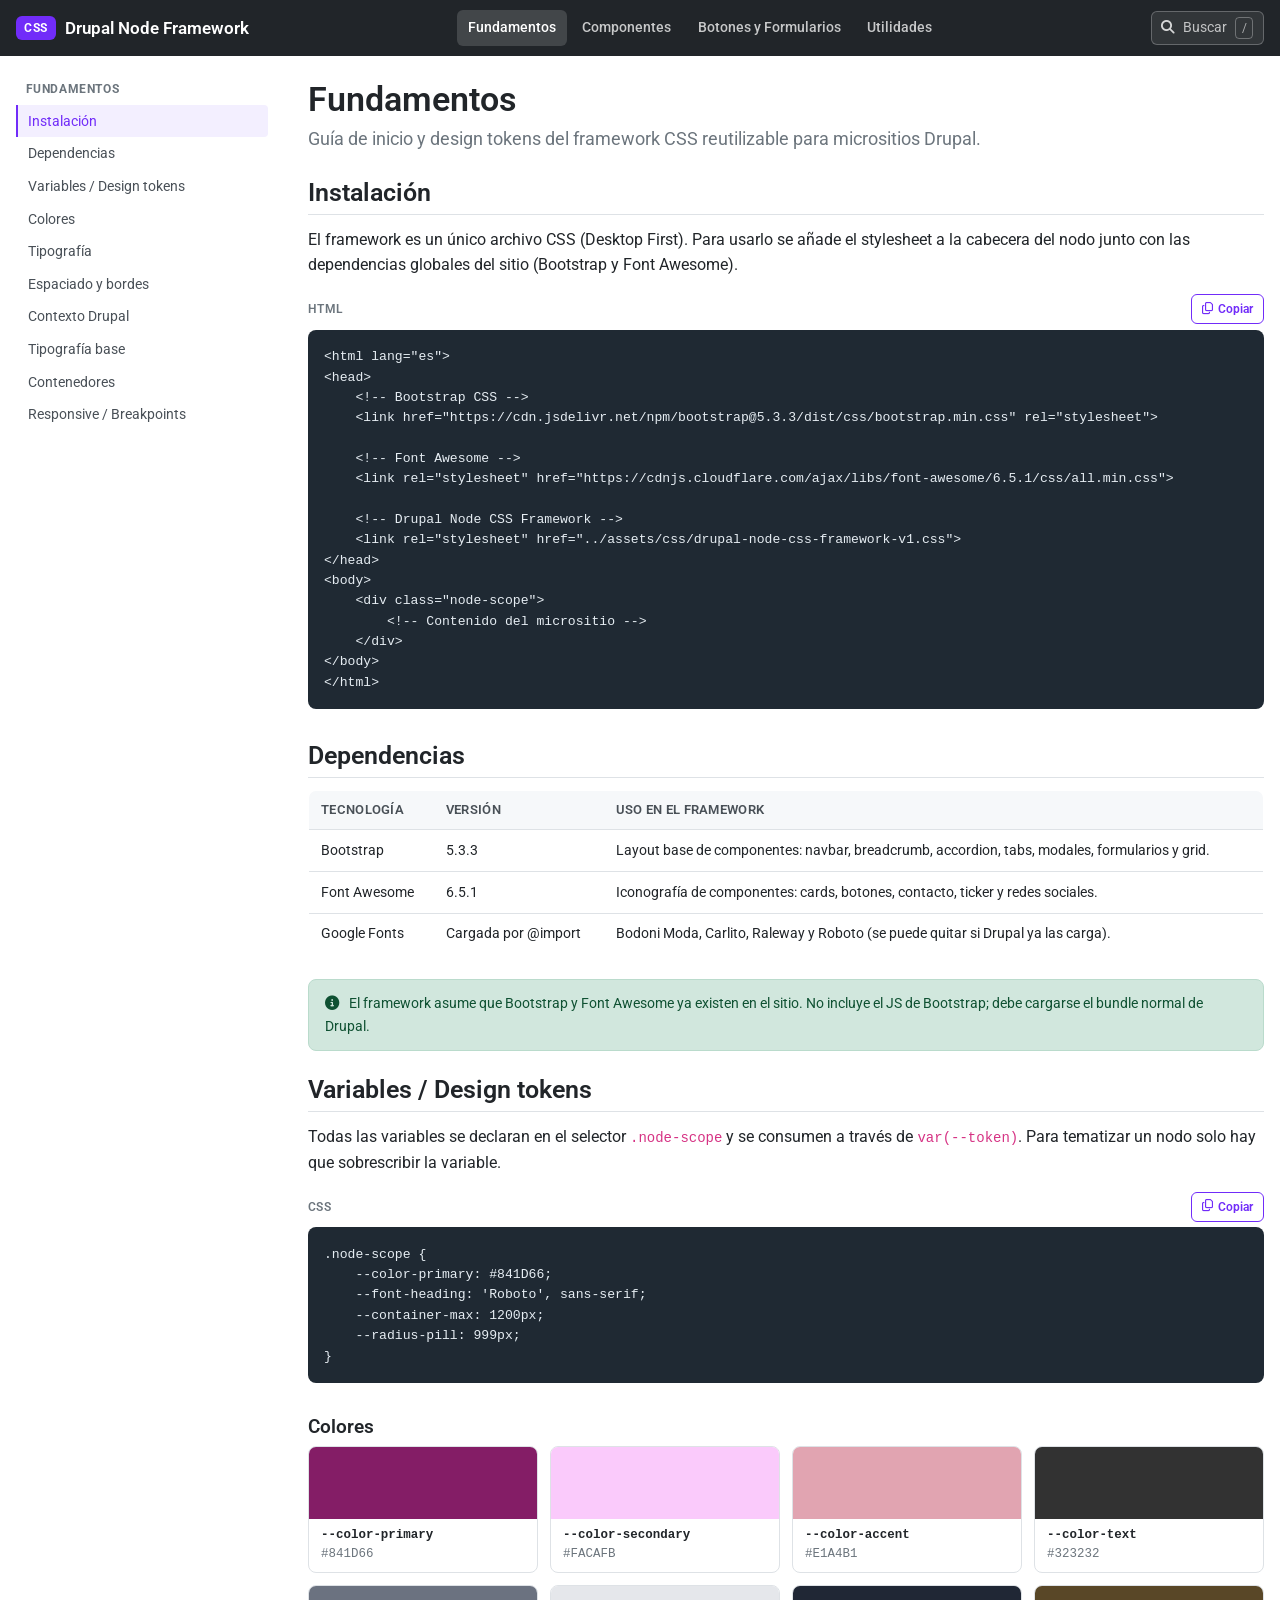
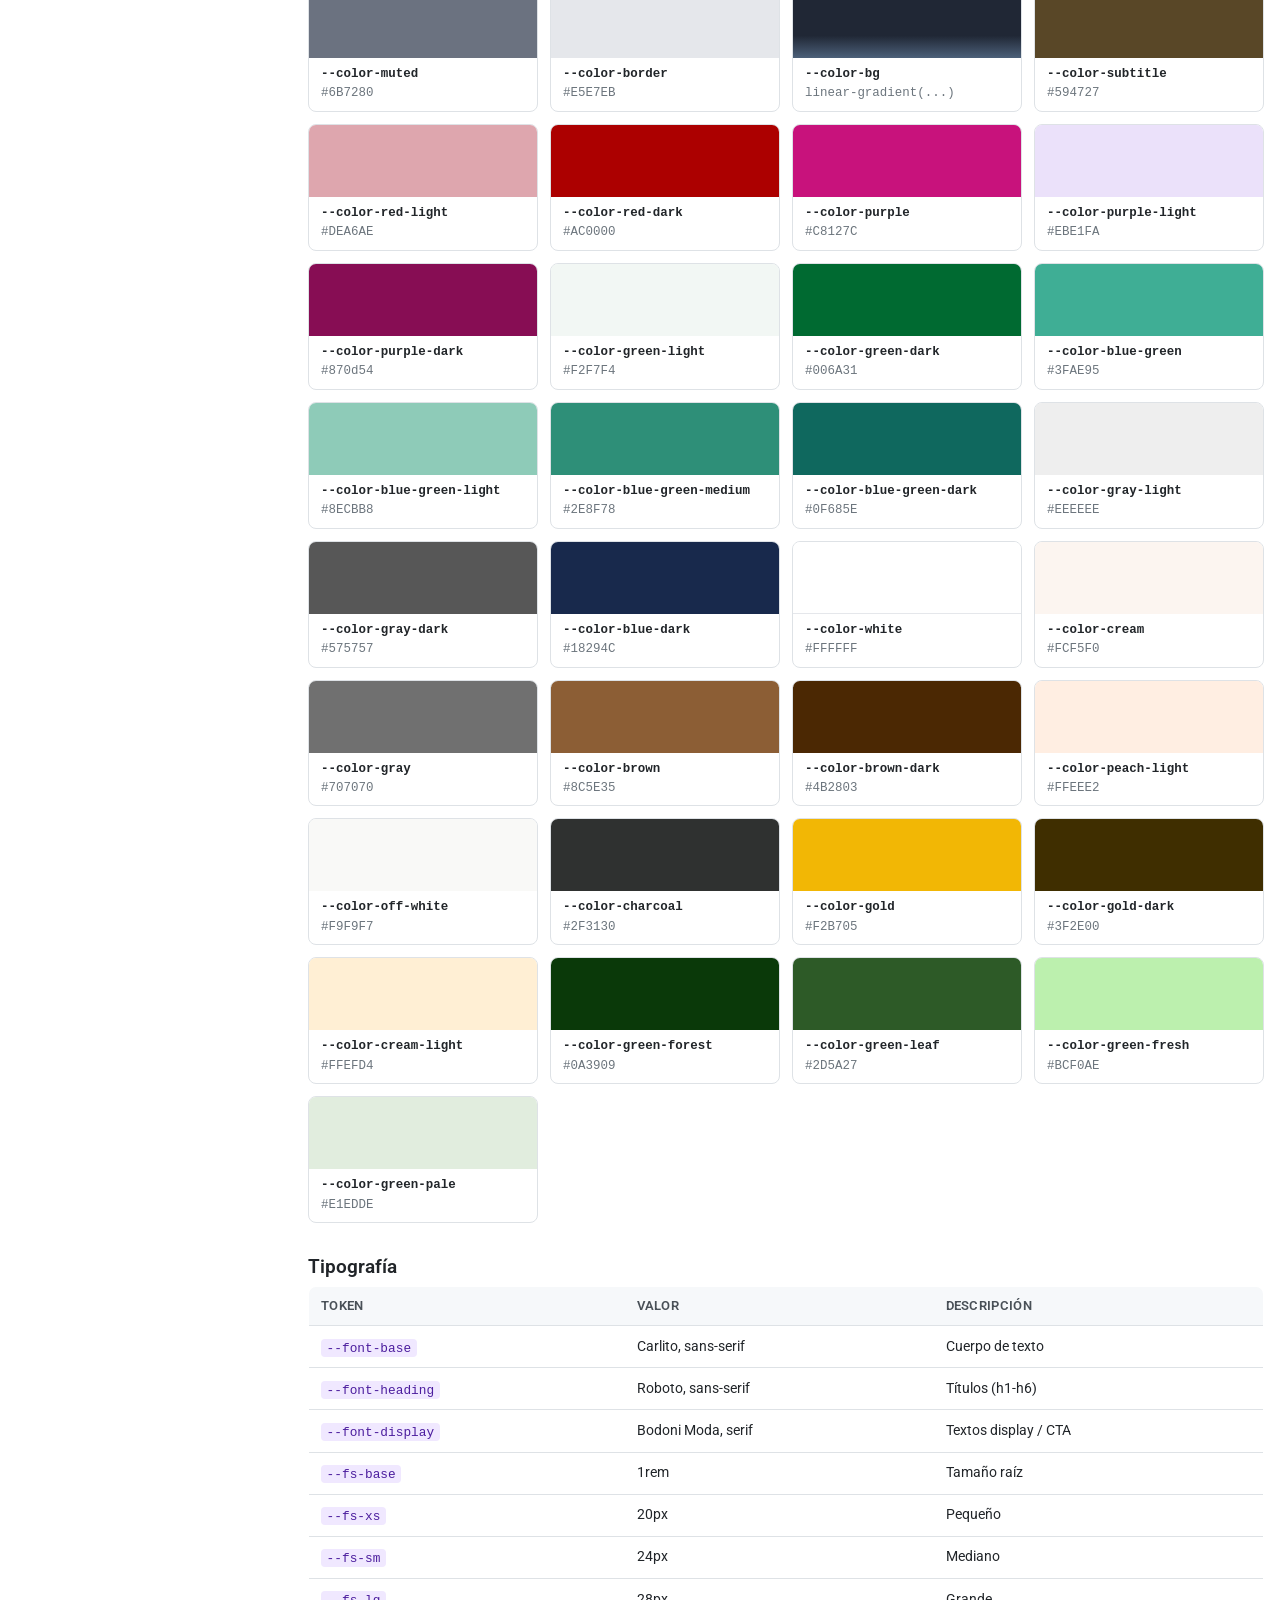
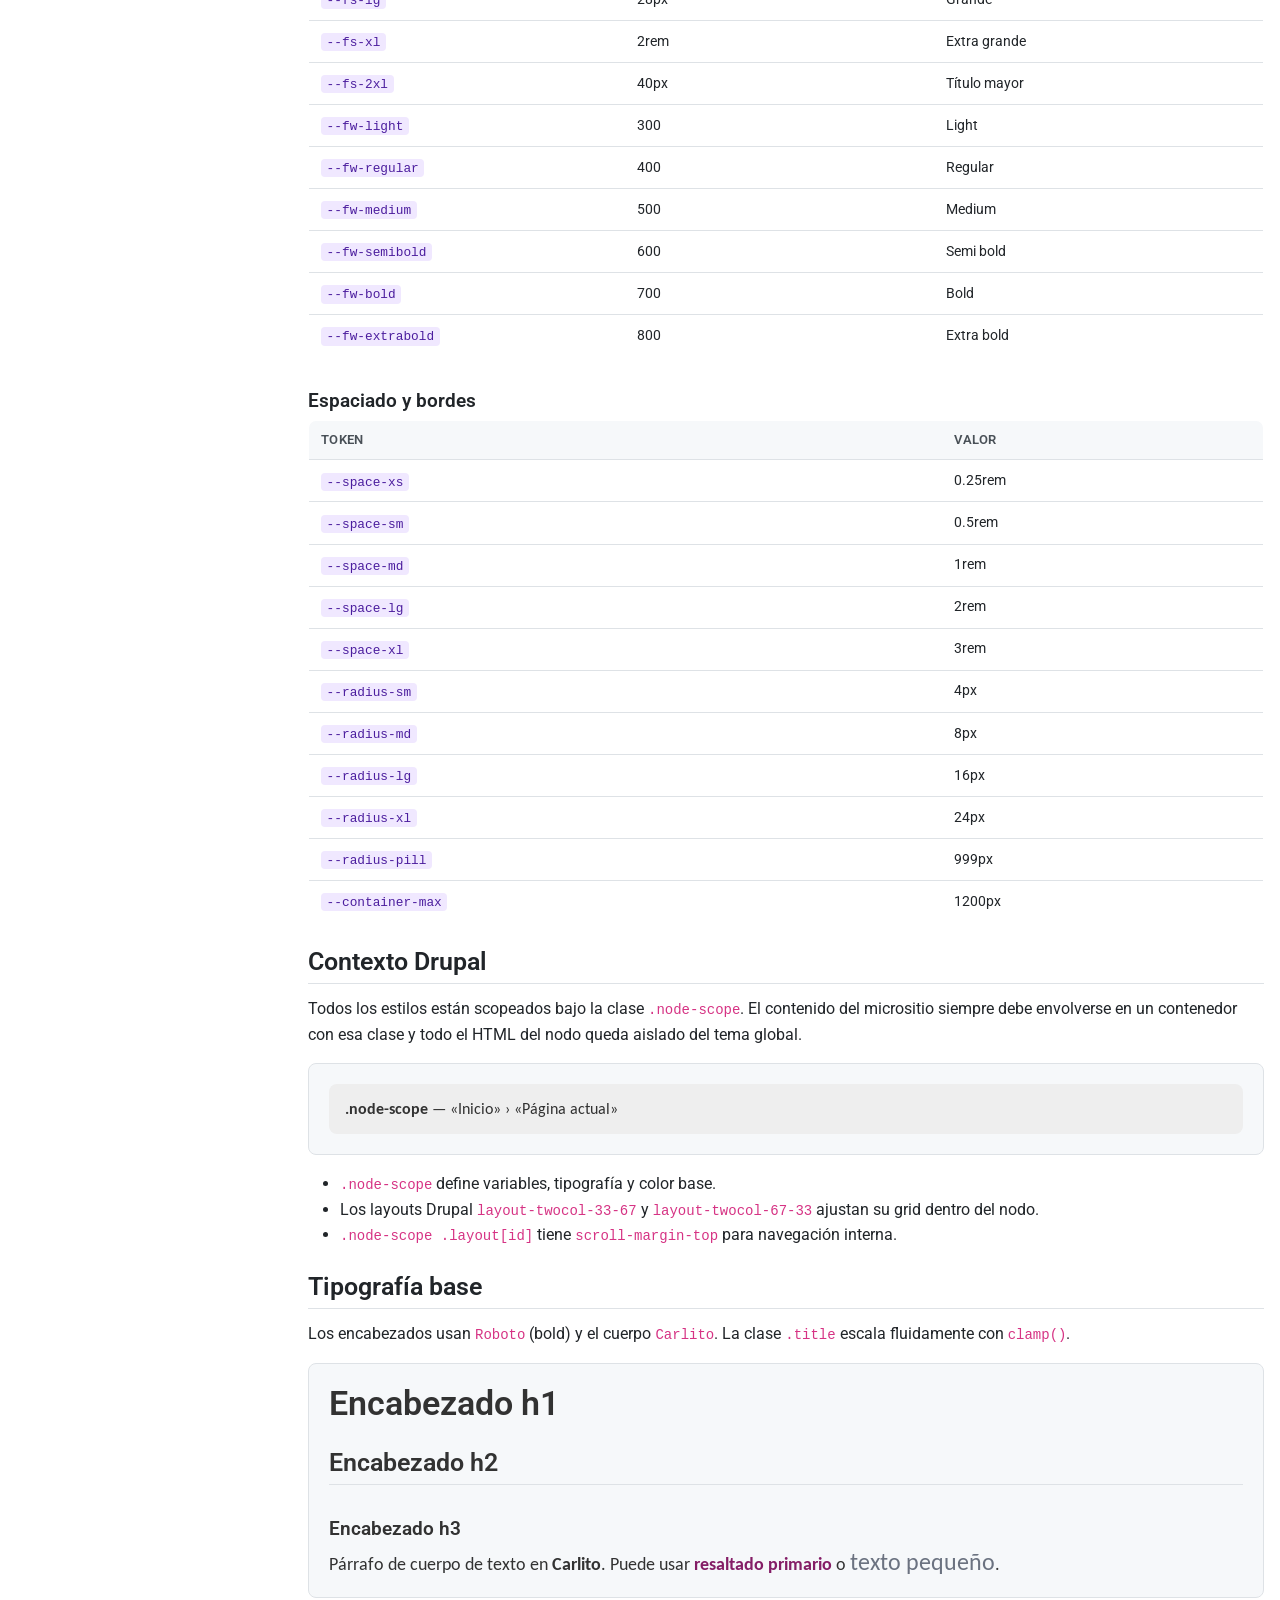
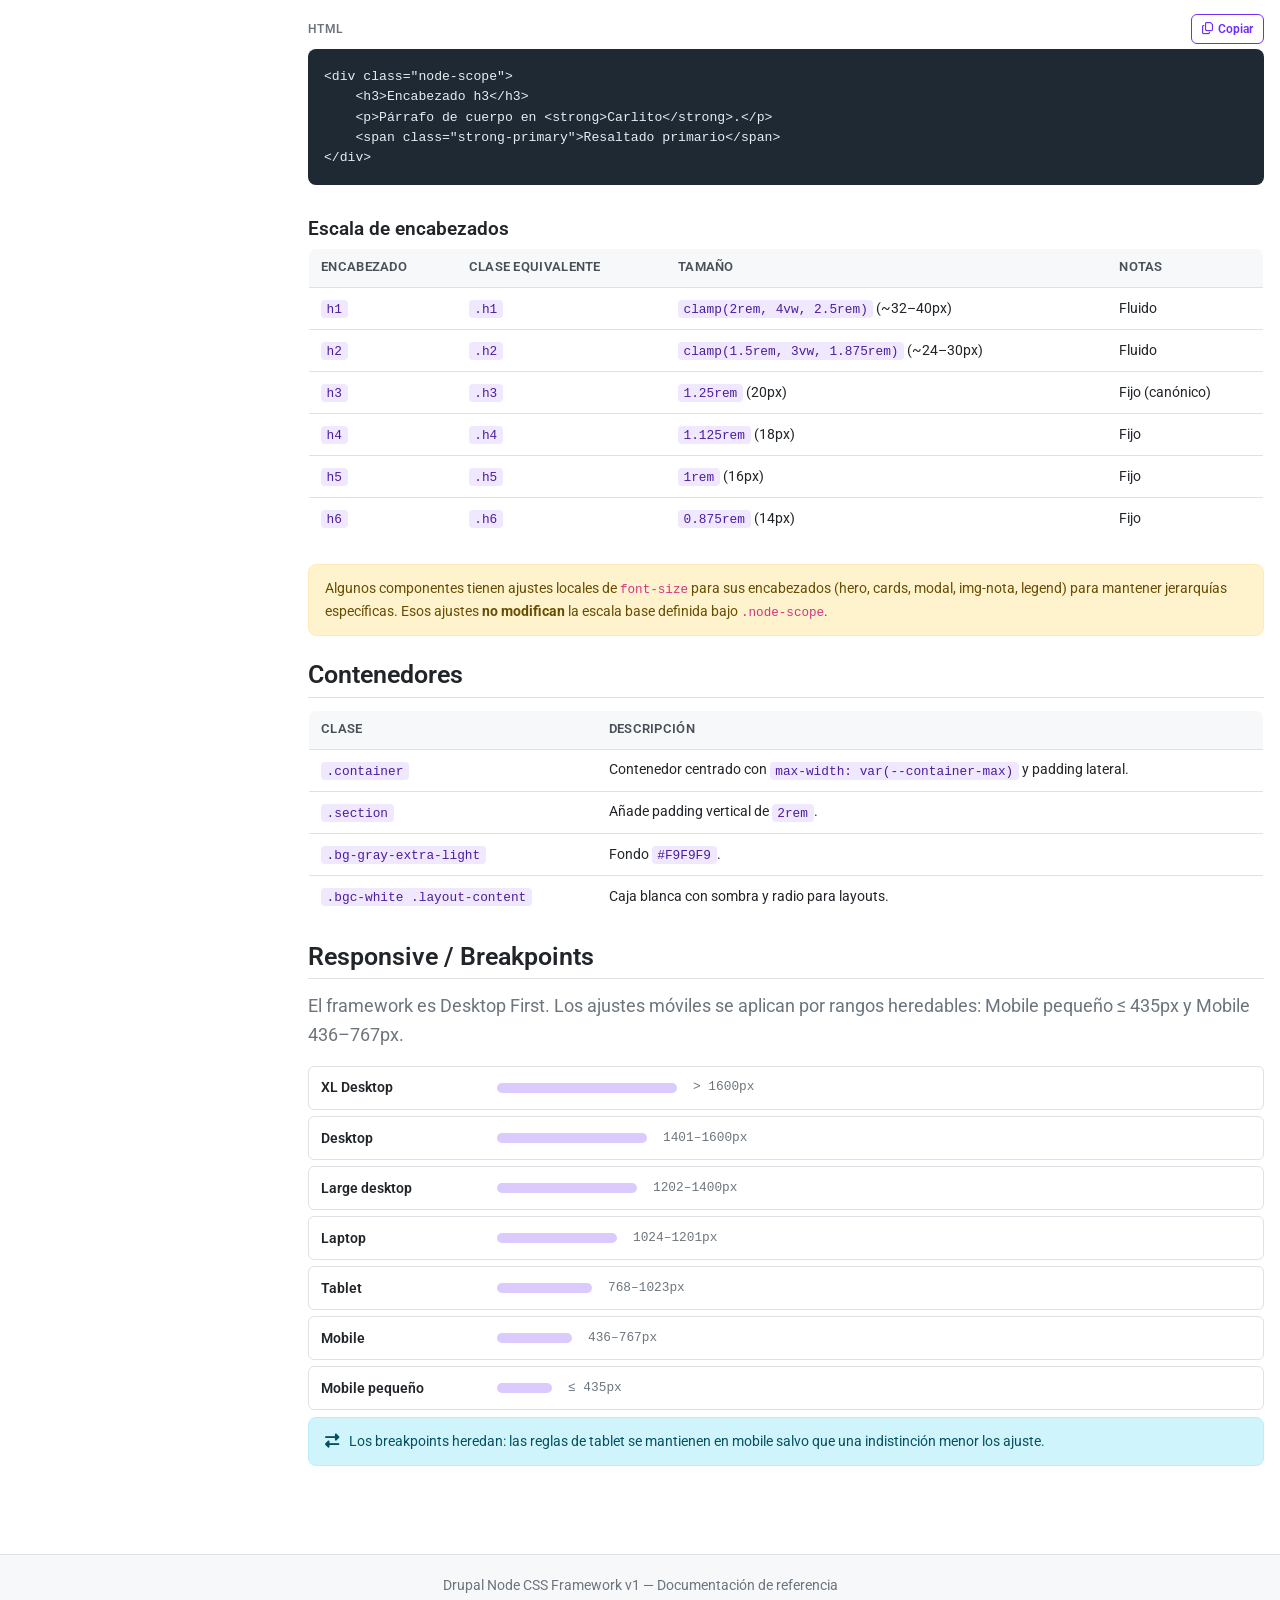
<file: index.html>
<!DOCTYPE html>
<html lang="es">

<head>
    <meta charset="UTF-8">
    <meta name="viewport" content="width=device-width, initial-scale=1.0">
    <title>Drupal Node CSS Framework - Fundamentos</title>

    <!-- Bootstrap CSS -->
    <link href="https://cdn.jsdelivr.net/npm/bootstrap@5.3.3/dist/css/bootstrap.min.css" rel="stylesheet">

    <!-- Font Awesome -->
    <link rel="stylesheet" href="https://cdnjs.cloudflare.com/ajax/libs/font-awesome/6.5.1/css/all.min.css">

    <!-- Drupal Node CSS Framework -->
    <link rel="stylesheet" href="assets/css/drupal-node-css-framework-v1.css">

    <!-- Docs -->
    <link rel="stylesheet" href="assets/css/docs.css">
</head>

<body>

    <header class="docs-navbar">
        <div class="docs-navbar__inner">
            <a class="docs-navbar__brand" href="index.html">
                <span class="docs-navbar__brand-badge">CSS</span>
                Drupal Node Framework
            </a>
            <nav class="docs-navbar__nav">
                <a href="index.html" class="active">Fundamentos</a>
                <a href="componentes.html">Componentes</a>
                <a href="botones-formularios.html">Botones y Formularios</a>
                <a href="utilidades.html">Utilidades</a>
            </nav>
            <button class="docs-search-btn" type="button" aria-label="Buscar en la documentación"
                aria-haspopup="dialog">
                <i class="fa-solid fa-magnifying-glass" aria-hidden="true"></i>
                <span class="docs-search-btn__text">Buscar</span>
                <kbd class="docs-search-btn__kbd">/</kbd>
            </button>
            <button class="docs-toggler" aria-label="Abrir menú">&#9776;</button>
        </div>
    </header>

    <div id="docs-sidebar-backdrop" class="docs-sidebar-backdrop"></div>

    <div class="docs-layout">
        <aside class="docs-layout__sidebar">
            <nav>
                <p class="docs-sidebar-title">Fundamentos</p>
                <a class="docs-sidebar-link" href="#instalacion">Instalación</a>
                <a class="docs-sidebar-link" href="#dependencias">Dependencias</a>
                <a class="docs-sidebar-link" href="#variables">Variables / Design tokens</a>
                <a class="docs-sidebar-link" href="#colores">Colores</a>
                <a class="docs-sidebar-link" href="#tipografia">Tipografía</a>
                <a class="docs-sidebar-link" href="#espaciado">Espaciado y bordes</a>
                <a class="docs-sidebar-link" href="#contexto-drupal">Contexto Drupal</a>
                <a class="docs-sidebar-link" href="#tipografia-base">Tipografía base</a>
                <a class="docs-sidebar-link" href="#contenedores">Contenedores</a>
                <a class="docs-sidebar-link" href="#responsive">Responsive / Breakpoints</a>
            </nav>
        </aside>

        <main class="docs-layout__content docs-content">
            <h1>Fundamentos</h1>
            <p class="docs-lead">Guía de inicio y design tokens del framework CSS reutilizable para micrositios Drupal.
            </p>

            <section id="instalacion">
                <h2>Instalación</h2>
                <p>El framework es un único archivo CSS (Desktop First). Para usarlo se añade el stylesheet a la
                    cabecera del nodo junto con las dependencias globales del sitio (Bootstrap y Font Awesome).</p>
                <div class="bd-code">
                    <div class="bd-code__header">
                        <span class="bd-code__label">HTML</span>
                        <button class="docs-copy" type="button"><i class="fa-regular fa-copy"></i> Copiar</button>
                    </div>
                    <pre><code>&lt;html lang="es"&gt;
&lt;head&gt;
    &lt;!-- Bootstrap CSS --&gt;
    &lt;link href="https://cdn.jsdelivr.net/npm/bootstrap@5.3.3/dist/css/bootstrap.min.css" rel="stylesheet"&gt;

    &lt;!-- Font Awesome --&gt;
    &lt;link rel="stylesheet" href="https://cdnjs.cloudflare.com/ajax/libs/font-awesome/6.5.1/css/all.min.css"&gt;

    &lt;!-- Drupal Node CSS Framework --&gt;
    &lt;link rel="stylesheet" href="../assets/css/drupal-node-css-framework-v1.css"&gt;
&lt;/head&gt;
&lt;body&gt;
    &lt;div class="node-scope"&gt;
        &lt;!-- Contenido del micrositio --&gt;
    &lt;/div&gt;
&lt;/body&gt;
&lt;/html&gt;</code></pre>
                </div>
            </section>

            <section id="dependencias">
                <h2>Dependencias</h2>
                <table class="docs-table">
                    <thead>
                        <tr>
                            <th>Tecnología</th>
                            <th>Versión</th>
                            <th>Uso en el framework</th>
                        </tr>
                    </thead>
                    <tbody>
                        <tr>
                            <td>Bootstrap</td>
                            <td>5.3.3</td>
                            <td>Layout base de componentes: navbar, breadcrumb, accordion, tabs, modales, formularios y
                                grid.</td>
                        </tr>
                        <tr>
                            <td>Font Awesome</td>
                            <td>6.5.1</td>
                            <td>Iconografía de componentes: cards, botones, contacto, ticker y redes sociales.</td>
                        </tr>
                        <tr>
                            <td>Google Fonts</td>
                            <td>Cargada por @import</td>
                            <td>Bodoni Moda, Carlito, Raleway y Roboto (se puede quitar si Drupal ya las carga).</td>
                        </tr>
                    </tbody>
                </table>
                <div class="docs-note docs-note--tip">
                    <strong><i class="fa-solid fa-circle-info"></i></strong>
                    <span>El framework asume que Bootstrap y Font Awesome ya existen en el sitio. No incluye el JS de
                        Bootstrap; debe cargarse el bundle normal de Drupal.</span>
                </div>
            </section>

            <section id="variables">
                <h2>Variables / Design tokens</h2>
                <p>Todas las variables se declaran en el selector <code>.node-scope</code> y se consumen a través de
                    <code>var(--token)</code>. Para tematizar un nodo solo hay que sobrescribir la variable.</p>
                <div class="bd-code">
                    <div class="bd-code__header">
                        <span class="bd-code__label">CSS</span>
                        <button class="docs-copy" type="button"><i class="fa-regular fa-copy"></i> Copiar</button>
                    </div>
                    <pre><code>.node-scope {
    --color-primary: #841D66;
    --font-heading: 'Roboto', sans-serif;
    --container-max: 1200px;
    --radius-pill: 999px;
}</code></pre>
                </div>
            </section>

            <section id="colores">
                <h3>Colores</h3>
                <div class="token-grid">
                    <div class="token-card">
                        <div class="token-swatch" style="background-color:#841D66"></div>
                        <div class="token-meta"><strong>--color-primary</strong><span>#841D66</span></div>
                    </div>
                    <div class="token-card">
                        <div class="token-swatch" style="background-color:#FACAFB"></div>
                        <div class="token-meta"><strong>--color-secondary</strong><span>#FACAFB</span></div>
                    </div>
                    <div class="token-card">
                        <div class="token-swatch" style="background-color:#E1A4B1"></div>
                        <div class="token-meta"><strong>--color-accent</strong><span>#E1A4B1</span></div>
                    </div>
                    <div class="token-card">
                        <div class="token-swatch" style="background-color:#323232"></div>
                        <div class="token-meta"><strong>--color-text</strong><span>#323232</span></div>
                    </div>
                    <div class="token-card">
                        <div class="token-swatch" style="background-color:#6B7280"></div>
                        <div class="token-meta"><strong>--color-muted</strong><span>#6B7280</span></div>
                    </div>
                    <div class="token-card">
                        <div class="token-swatch" style="background-color:#E5E7EB"></div>
                        <div class="token-meta"><strong>--color-border</strong><span>#E5E7EB</span></div>
                    </div>
                    <div class="token-card">
                        <div class="token-swatch" style="background:linear-gradient(180deg,#202735 69%,#4C6079 100%)">
                        </div>
                        <div class="token-meta"><strong>--color-bg</strong><span>linear-gradient(...)</span></div>
                    </div>
                    <div class="token-card">
                        <div class="token-swatch" style="background-color:#594727"></div>
                        <div class="token-meta"><strong>--color-subtitle</strong><span>#594727</span></div>
                    </div>
                    <div class="token-card">
                        <div class="token-swatch" style="background-color:#DEA6AE"></div>
                        <div class="token-meta"><strong>--color-red-light</strong><span>#DEA6AE</span></div>
                    </div>
                    <div class="token-card">
                        <div class="token-swatch" style="background-color:#AC0000"></div>
                        <div class="token-meta"><strong>--color-red-dark</strong><span>#AC0000</span></div>
                    </div>
                    <div class="token-card">
                        <div class="token-swatch" style="background-color:#C8127C"></div>
                        <div class="token-meta"><strong>--color-purple</strong><span>#C8127C</span></div>
                    </div>
                    <div class="token-card">
                        <div class="token-swatch" style="background-color:#EBE1FA"></div>
                        <div class="token-meta"><strong>--color-purple-light</strong><span>#EBE1FA</span></div>
                    </div>
                    <div class="token-card">
                        <div class="token-swatch" style="background-color:#870d54"></div>
                        <div class="token-meta"><strong>--color-purple-dark</strong><span>#870d54</span></div>
                    </div>
                    <div class="token-card">
                        <div class="token-swatch" style="background-color:#F2F7F4"></div>
                        <div class="token-meta"><strong>--color-green-light</strong><span>#F2F7F4</span></div>
                    </div>
                    <div class="token-card">
                        <div class="token-swatch" style="background-color:#006A31"></div>
                        <div class="token-meta"><strong>--color-green-dark</strong><span>#006A31</span></div>
                    </div>
                    <div class="token-card">
                        <div class="token-swatch" style="background-color:#3FAE95"></div>
                        <div class="token-meta"><strong>--color-blue-green</strong><span>#3FAE95</span></div>
                    </div>
                    <div class="token-card">
                        <div class="token-swatch" style="background-color:#8ECBB8"></div>
                        <div class="token-meta"><strong>--color-blue-green-light</strong><span>#8ECBB8</span></div>
                    </div>
                    <div class="token-card">
                        <div class="token-swatch" style="background-color:#2E8F78"></div>
                        <div class="token-meta"><strong>--color-blue-green-medium</strong><span>#2E8F78</span></div>
                    </div>
                    <div class="token-card">
                        <div class="token-swatch" style="background-color:#0F685E"></div>
                        <div class="token-meta"><strong>--color-blue-green-dark</strong><span>#0F685E</span></div>
                    </div>
                    <div class="token-card">
                        <div class="token-swatch" style="background-color:#EEEEEE"></div>
                        <div class="token-meta"><strong>--color-gray-light</strong><span>#EEEEEE</span></div>
                    </div>
                    <div class="token-card">
                        <div class="token-swatch" style="background-color:#575757"></div>
                        <div class="token-meta"><strong>--color-gray-dark</strong><span>#575757</span></div>
                    </div>
                    <div class="token-card">
                        <div class="token-swatch" style="background-color:#18294C"></div>
                        <div class="token-meta"><strong>--color-blue-dark</strong><span>#18294C</span></div>
                    </div>
                    <div class="token-card">
                        <div class="token-swatch" style="background-color:#FFFFFF;border-bottom:1px solid #e5e7eb">
                        </div>
                        <div class="token-meta"><strong>--color-white</strong><span>#FFFFFF</span></div>
                    </div>
                    <div class="token-card">
                        <div class="token-swatch" style="background-color:#FCF5F0"></div>
                        <div class="token-meta"><strong>--color-cream</strong><span>#FCF5F0</span></div>
                    </div>
                    <div class="token-card">
                        <div class="token-swatch" style="background-color:#707070"></div>
                        <div class="token-meta"><strong>--color-gray</strong><span>#707070</span></div>
                    </div>
                    <div class="token-card">
                        <div class="token-swatch" style="background-color:#8C5E35"></div>
                        <div class="token-meta"><strong>--color-brown</strong><span>#8C5E35</span></div>
                    </div>
                    <div class="token-card">
                        <div class="token-swatch" style="background-color:#4B2803"></div>
                        <div class="token-meta"><strong>--color-brown-dark</strong><span>#4B2803</span></div>
                    </div>
                    <div class="token-card">
                        <div class="token-swatch" style="background-color:#FFEEE2"></div>
                        <div class="token-meta"><strong>--color-peach-light</strong><span>#FFEEE2</span></div>
                    </div>
                    <div class="token-card">
                        <div class="token-swatch" style="background-color:#F9F9F7"></div>
                        <div class="token-meta"><strong>--color-off-white</strong><span>#F9F9F7</span></div>
                    </div>
                    <div class="token-card">
                        <div class="token-swatch" style="background-color:#2F3130"></div>
                        <div class="token-meta"><strong>--color-charcoal</strong><span>#2F3130</span></div>
                    </div>
                    <div class="token-card">
                        <div class="token-swatch" style="background-color:#F2B705"></div>
                        <div class="token-meta"><strong>--color-gold</strong><span>#F2B705</span></div>
                    </div>
                    <div class="token-card">
                        <div class="token-swatch" style="background-color:#3F2E00"></div>
                        <div class="token-meta"><strong>--color-gold-dark</strong><span>#3F2E00</span></div>
                    </div>
                    <div class="token-card">
                        <div class="token-swatch" style="background-color:#FFEFD4"></div>
                        <div class="token-meta"><strong>--color-cream-light</strong><span>#FFEFD4</span></div>
                    </div>
                    <div class="token-card">
                        <div class="token-swatch" style="background-color:#0A3909"></div>
                        <div class="token-meta"><strong>--color-green-forest</strong><span>#0A3909</span></div>
                    </div>
                    <div class="token-card">
                        <div class="token-swatch" style="background-color:#2D5A27"></div>
                        <div class="token-meta"><strong>--color-green-leaf</strong><span>#2D5A27</span></div>
                    </div>
                    <div class="token-card">
                        <div class="token-swatch" style="background-color:#BCF0AE"></div>
                        <div class="token-meta"><strong>--color-green-fresh</strong><span>#BCF0AE</span></div>
                    </div>
                    <div class="token-card">
                        <div class="token-swatch" style="background-color:#E1EDDE"></div>
                        <div class="token-meta"><strong>--color-green-pale</strong><span>#E1EDDE</span></div>
                    </div>
                </div>
            </section>

            <section id="tipografia">
                <h3>Tipografía</h3>
                <table class="docs-table">
                    <thead>
                        <tr>
                            <th>Token</th>
                            <th>Valor</th>
                            <th>Descripción</th>
                        </tr>
                    </thead>
                    <tbody>
                        <tr>
                            <td><code>--font-base</code></td>
                            <td>Carlito, sans-serif</td>
                            <td>Cuerpo de texto</td>
                        </tr>
                        <tr>
                            <td><code>--font-heading</code></td>
                            <td>Roboto, sans-serif</td>
                            <td>Títulos (h1-h6)</td>
                        </tr>
                        <tr>
                            <td><code>--font-display</code></td>
                            <td>Bodoni Moda, serif</td>
                            <td>Textos display / CTA</td>
                        </tr>
                        <tr>
                            <td><code>--fs-base</code></td>
                            <td>1rem</td>
                            <td>Tamaño raíz</td>
                        </tr>
                        <tr>
                            <td><code>--fs-xs</code></td>
                            <td>20px</td>
                            <td>Pequeño</td>
                        </tr>
                        <tr>
                            <td><code>--fs-sm</code></td>
                            <td>24px</td>
                            <td>Mediano</td>
                        </tr>
                        <tr>
                            <td><code>--fs-lg</code></td>
                            <td>28px</td>
                            <td>Grande</td>
                        </tr>
                        <tr>
                            <td><code>--fs-xl</code></td>
                            <td>2rem</td>
                            <td>Extra grande</td>
                        </tr>
                        <tr>
                            <td><code>--fs-2xl</code></td>
                            <td>40px</td>
                            <td>Título mayor</td>
                        </tr>
                        <tr>
                            <td><code>--fw-light</code></td>
                            <td>300</td>
                            <td>Light</td>
                        </tr>
                        <tr>
                            <td><code>--fw-regular</code></td>
                            <td>400</td>
                            <td>Regular</td>
                        </tr>
                        <tr>
                            <td><code>--fw-medium</code></td>
                            <td>500</td>
                            <td>Medium</td>
                        </tr>
                        <tr>
                            <td><code>--fw-semibold</code></td>
                            <td>600</td>
                            <td>Semi bold</td>
                        </tr>
                        <tr>
                            <td><code>--fw-bold</code></td>
                            <td>700</td>
                            <td>Bold</td>
                        </tr>
                        <tr>
                            <td><code>--fw-extrabold</code></td>
                            <td>800</td>
                            <td>Extra bold</td>
                        </tr>
                    </tbody>
                </table>
            </section>

            <section id="espaciado">
                <h3>Espaciado y bordes</h3>
                <table class="docs-table">
                    <thead>
                        <tr>
                            <th>Token</th>
                            <th>Valor</th>
                        </tr>
                    </thead>
                    <tbody>
                        <tr>
                            <td><code>--space-xs</code></td>
                            <td>0.25rem</td>
                        </tr>
                        <tr>
                            <td><code>--space-sm</code></td>
                            <td>0.5rem</td>
                        </tr>
                        <tr>
                            <td><code>--space-md</code></td>
                            <td>1rem</td>
                        </tr>
                        <tr>
                            <td><code>--space-lg</code></td>
                            <td>2rem</td>
                        </tr>
                        <tr>
                            <td><code>--space-xl</code></td>
                            <td>3rem</td>
                        </tr>
                        <tr>
                            <td><code>--radius-sm</code></td>
                            <td>4px</td>
                        </tr>
                        <tr>
                            <td><code>--radius-md</code></td>
                            <td>8px</td>
                        </tr>
                        <tr>
                            <td><code>--radius-lg</code></td>
                            <td>16px</td>
                        </tr>
                        <tr>
                            <td><code>--radius-xl</code></td>
                            <td>24px</td>
                        </tr>
                        <tr>
                            <td><code>--radius-pill</code></td>
                            <td>999px</td>
                        </tr>
                        <tr>
                            <td><code>--container-max</code></td>
                            <td>1200px</td>
                        </tr>
                    </tbody>
                </table>
            </section>

            <section id="contexto-drupal">
                <h2>Contexto Drupal</h2>
                <p>Todos los estilos están scopeados bajo la clase <code>.node-scope</code>. El contenido del micrositio
                    siempre debe envolverse en un contenedor con esa clase y todo el HTML del nodo queda aislado del
                    tema global.</p>
                <div class="bd-example">
                    <div class="node-scope">
                        <div style="background:#EEEEEE;padding:.75rem 1rem;border-radius:8px;">
                            <strong>.node-scope</strong> &mdash; &laquo;Inicio&raquo; &rsaquo; &laquo;Página
                            actual&raquo;
                        </div>
                    </div>
                </div>
                <ul>
                    <li><code>.node-scope</code> define variables, tipografía y color base.</li>
                    <li>Los layouts Drupal <code>layout-twocol-33-67</code> y <code>layout-twocol-67-33</code> ajustan
                        su grid dentro del nodo.</li>
                    <li><code>.node-scope .layout[id]</code> tiene <code>scroll-margin-top</code> para navegación
                        interna.</li>
                </ul>
            </section>

            <section id="tipografia-base">
                <h2>Tipografía base</h2>
                <p>Los encabezados usan <code>Roboto</code> (bold) y el cuerpo <code>Carlito</code>. La clase
                    <code>.title</code> escala fluidamente con <code>clamp()</code>.</p>
                <div class="bd-example">
                    <div class="node-scope">
                        <h1 style="margin-bottom:.5rem;">Encabezado h1</h1>
                        <h2 style="margin-bottom:.5rem;">Encabezado h2</h2>
                        <h3>Encabezado h3</h3>
                        <p>Párrafo de cuerpo de texto en <strong>Carlito</strong>. Puede usar <span
                                class="strong-primary">resaltado primario</span> o <small>texto pequeño</small>.</p>
                    </div>
                </div>
                <div class="bd-code">
                    <div class="bd-code__header">
                        <span class="bd-code__label">HTML</span>
                        <button class="docs-copy" type="button"><i class="fa-regular fa-copy"></i> Copiar</button>
                    </div>
                    <pre><code>&lt;div class="node-scope"&gt;
    &lt;h3&gt;Encabezado h3&lt;/h3&gt;
    &lt;p&gt;Párrafo de cuerpo en &lt;strong&gt;Carlito&lt;/strong&gt;.&lt;/p&gt;
    &lt;span class="strong-primary"&gt;Resaltado primario&lt;/span&gt;
&lt;/div&gt;</code></pre>
                </div>
                <h3>Escala de encabezados</h3>
                <table class="docs-table">
                    <thead>
                        <tr>
                            <th>Encabezado</th>
                            <th>Clase equivalente</th>
                            <th>Tamaño</th>
                            <th>Notas</th>
                        </tr>
                    </thead>
                    <tbody>
                        <tr>
                            <td><code>h1</code></td>
                            <td><code>.h1</code></td>
                            <td><code>clamp(2rem, 4vw, 2.5rem)</code> (~32–40px)</td>
                            <td>Fluido</td>
                        </tr>
                        <tr>
                            <td><code>h2</code></td>
                            <td><code>.h2</code></td>
                            <td><code>clamp(1.5rem, 3vw, 1.875rem)</code> (~24–30px)</td>
                            <td>Fluido</td>
                        </tr>
                        <tr>
                            <td><code>h3</code></td>
                            <td><code>.h3</code></td>
                            <td><code>1.25rem</code> (20px)</td>
                            <td>Fijo (canónico)</td>
                        </tr>
                        <tr>
                            <td><code>h4</code></td>
                            <td><code>.h4</code></td>
                            <td><code>1.125rem</code> (18px)</td>
                            <td>Fijo</td>
                        </tr>
                        <tr>
                            <td><code>h5</code></td>
                            <td><code>.h5</code></td>
                            <td><code>1rem</code> (16px)</td>
                            <td>Fijo</td>
                        </tr>
                        <tr>
                            <td><code>h6</code></td>
                            <td><code>.h6</code></td>
                            <td><code>0.875rem</code> (14px)</td>
                            <td>Fijo</td>
                        </tr>
                    </tbody>
                </table>
                <p class="docs-note">Algunos componentes tienen ajustes locales de <code>font-size</code> para sus
                    encabezados (hero, cards, modal, img-nota, legend) para mantener jerarquías específicas. Esos
                    ajustes <strong>no modifican</strong> la escala base definida bajo <code>.node-scope</code>.</p>
            </section>
            </section>

            <section id="contenedores">
                <h2>Contenedores</h2>
                <table class="docs-table">
                    <thead>
                        <tr>
                            <th>Clase</th>
                            <th>Descripción</th>
                        </tr>
                    </thead>
                    <tbody>
                        <tr>
                            <td><code>.container</code></td>
                            <td>Contenedor centrado con <code>max-width: var(--container-max)</code> y padding lateral.
                            </td>
                        </tr>
                        <tr>
                            <td><code>.section</code></td>
                            <td>Añade padding vertical de <code>2rem</code>.</td>
                        </tr>
                        <tr>
                            <td><code>.bg-gray-extra-light</code></td>
                            <td>Fondo <code>#F9F9F9</code>.</td>
                        </tr>
                        <tr>
                            <td><code>.bgc-white .layout-content</code></td>
                            <td>Caja blanca con sombra y radio para layouts.</td>
                        </tr>
                    </tbody>
                </table>
            </section>

            <section id="responsive">
                <h2>Responsive / Breakpoints</h2>
                <p class="docs-lead">El framework es Desktop First. Los ajustes móviles se aplican por rangos
                    heredables: Mobile pequeño &le; 435px y Mobile 436&ndash;767px.</p>
                <div class="breakpoint-row">
                    <span class="breakpoint-row__name">XL Desktop</span>
                    <span class="breakpoint-row__bar" style="width:180px"></span>
                    <span class="breakpoint-row__spec">&gt; 1600px</span>
                </div>
                <div class="breakpoint-row">
                    <span class="breakpoint-row__name">Desktop</span>
                    <span class="breakpoint-row__bar" style="width:150px"></span>
                    <span class="breakpoint-row__spec">1401&ndash;1600px</span>
                </div>
                <div class="breakpoint-row">
                    <span class="breakpoint-row__name">Large desktop</span>
                    <span class="breakpoint-row__bar" style="width:140px"></span>
                    <span class="breakpoint-row__spec">1202&ndash;1400px</span>
                </div>
                <div class="breakpoint-row">
                    <span class="breakpoint-row__name">Laptop</span>
                    <span class="breakpoint-row__bar" style="width:120px"></span>
                    <span class="breakpoint-row__spec">1024&ndash;1201px</span>
                </div>
                <div class="breakpoint-row">
                    <span class="breakpoint-row__name">Tablet</span>
                    <span class="breakpoint-row__bar" style="width:95px"></span>
                    <span class="breakpoint-row__spec">768&ndash;1023px</span>
                </div>
                <div class="breakpoint-row">
                    <span class="breakpoint-row__name">Mobile</span>
                    <span class="breakpoint-row__bar" style="width:75px"></span>
                    <span class="breakpoint-row__spec">436&ndash;767px</span>
                </div>
                <div class="breakpoint-row">
                    <span class="breakpoint-row__name">Mobile pequeño</span>
                    <span class="breakpoint-row__bar" style="width:55px"></span>
                    <span class="breakpoint-row__spec">&le; 435px</span>
                </div>
                <div class="docs-note docs-note--info">
                    <strong><i class="fa-solid fa-right-left"></i></strong>
                    <span>Los breakpoints heredan: las reglas de tablet se mantienen en mobile salvo que una
                        indistinción menor los ajuste.</span>
                </div>
            </section>
        </main>
    </div>

    <footer class="docs-footer">
        Drupal Node CSS Framework v1 &mdash; Documentación de referencia
    </footer>

    <!-- Bootstrap JS (necesario para las demos) -->
    <script src="https://cdn.jsdelivr.net/npm/bootstrap@5.3.3/dist/js/bootstrap.bundle.min.js"></script>

    <!-- ============ BUSCADOR ============ -->
    <div class="docs-search" id="docsSearch" role="dialog" aria-modal="true" aria-label="Buscar en la documentación"
        hidden>
        <div class="docs-search__backdrop" data-docs-search-close></div>
        <div class="docs-search__panel" role="search">
            <div class="docs-search__head">
                <i class="fa-solid fa-magnifying-glass" aria-hidden="true"></i>
                <input type="search" class="docs-search__input" id="docsSearchInput"
                    placeholder="Buscar componentes, clases, utilidades..." autocomplete="off" spellcheck="false"
                    aria-label="Término de búsqueda" aria-controls="docsSearchResults" aria-expanded="false">
                <button type="button" class="docs-search__close" data-docs-search-close
                    aria-label="Cerrar búsqueda">Esc</button>
            </div>
            <div class="docs-search__results" id="docsSearchResults" role="listbox" aria-label="Resultados"></div>
            <div class="docs-search__foot">
                <span><kbd>&uarr;</kbd><kbd>&darr;</kbd> navegar</span>
                <span><kbd>Enter</kbd> abrir</span>
                <span><kbd>Esc</kbd> cerrar</span>
                <span class="docs-search__count" id="docsSearchCount"></span>
            </div>
        </div>
    </div>

    <script src="assets/js/docs-search-index.js"></script>

    <script src="assets/js/docs.js"></script>
    <script src="assets/js/docs-search.js"></script>
</body>

</html>
</file>
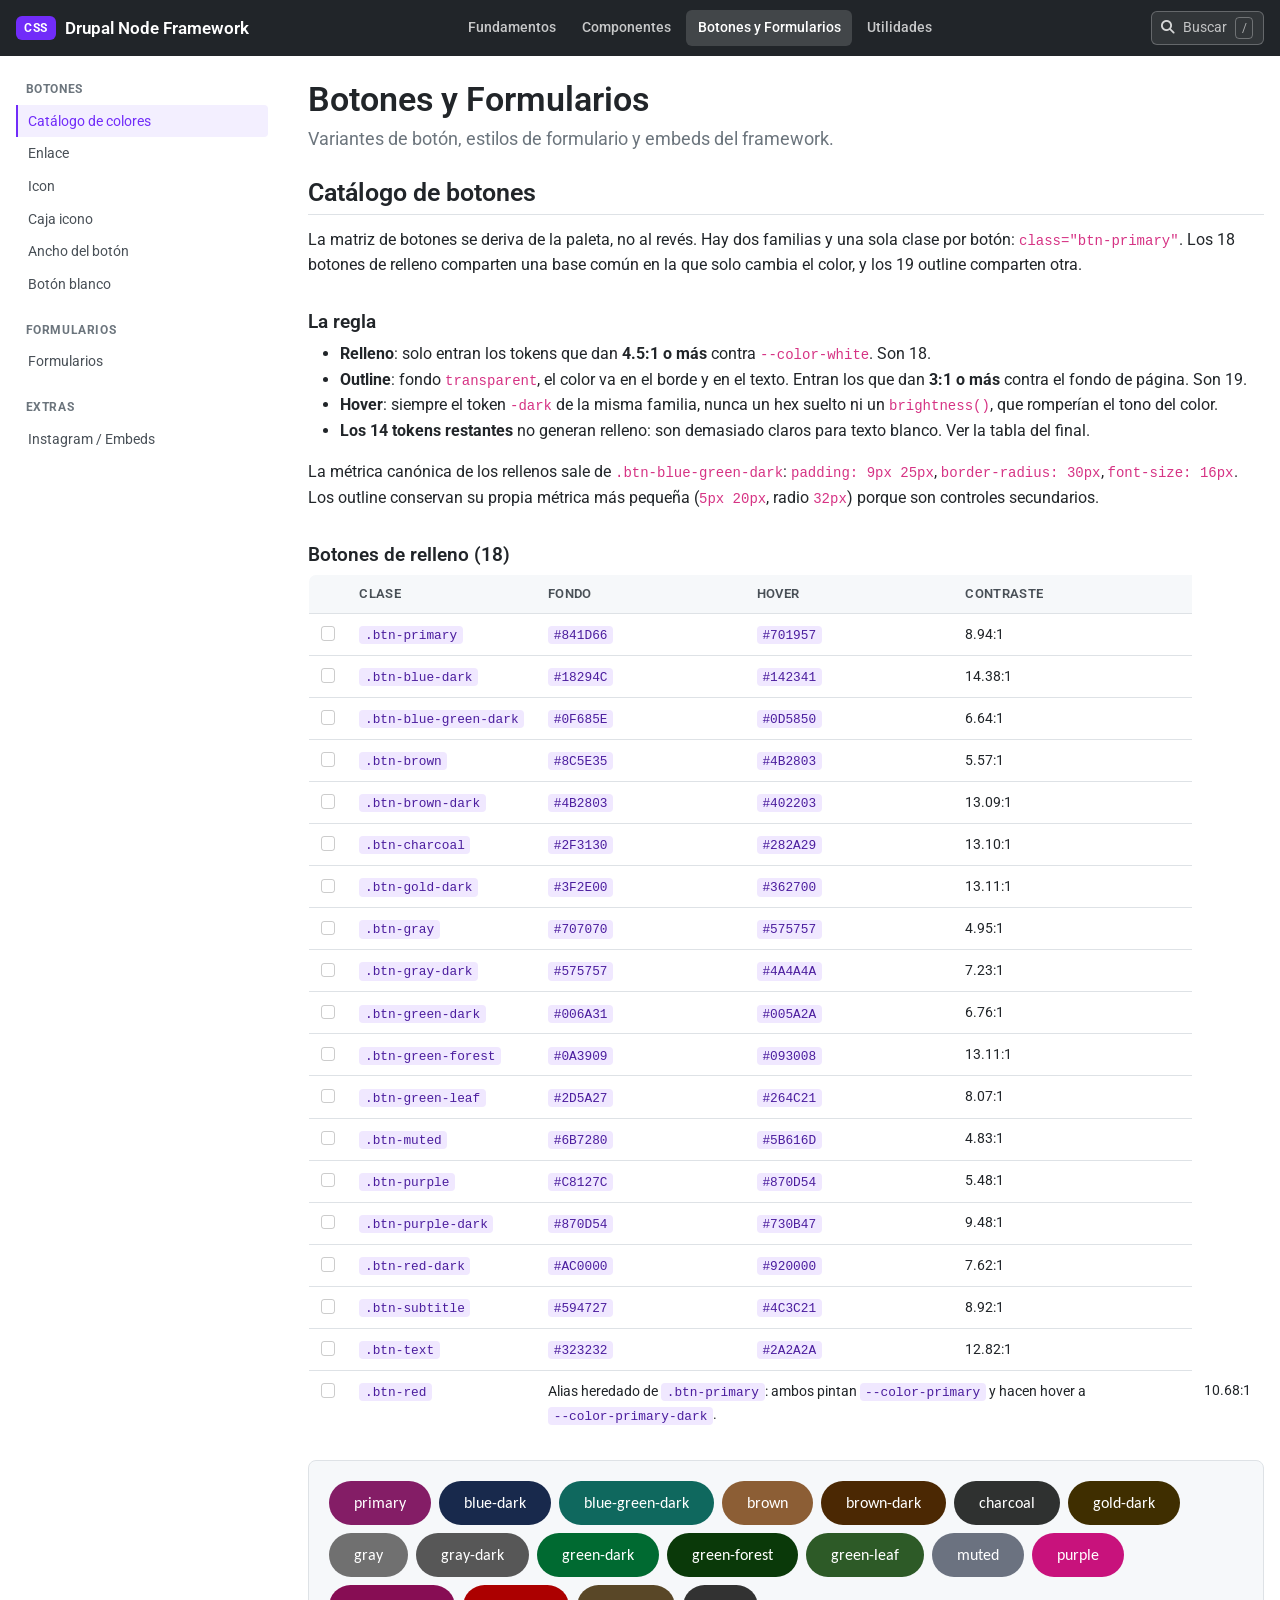
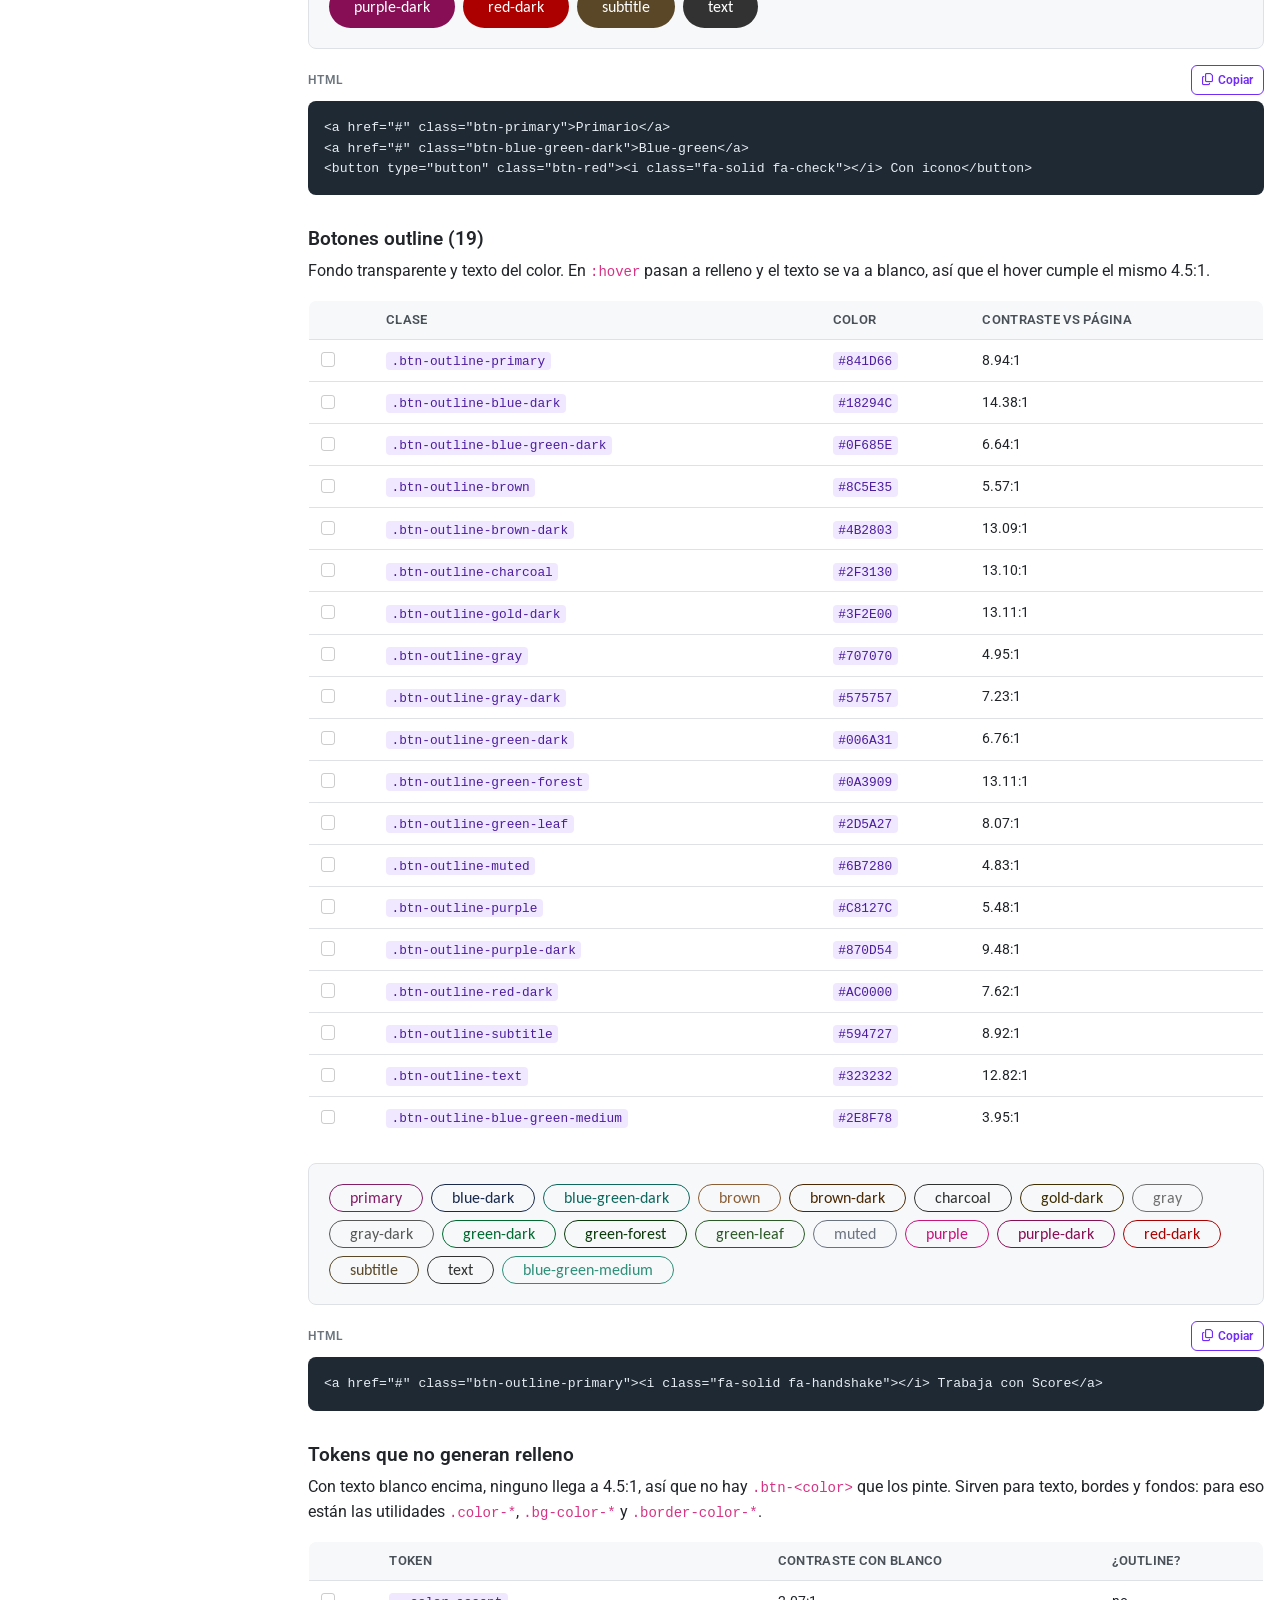
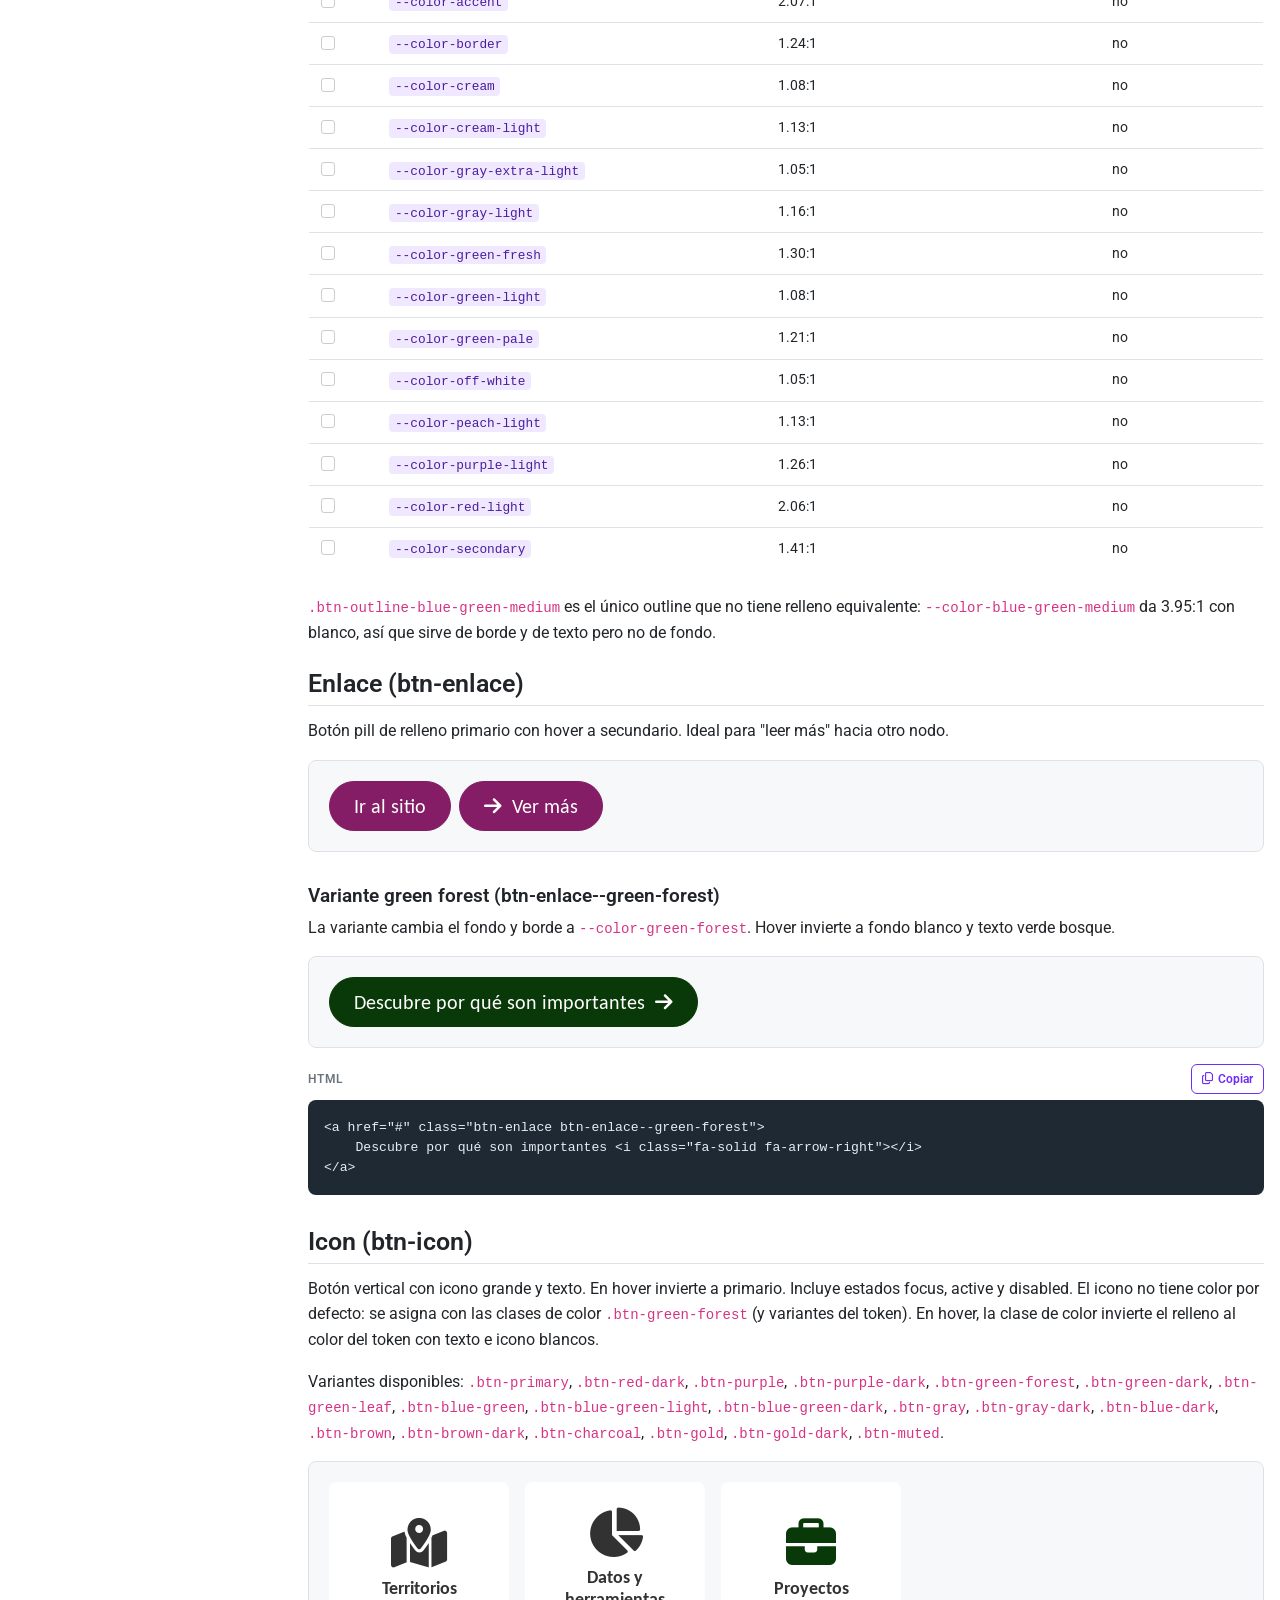
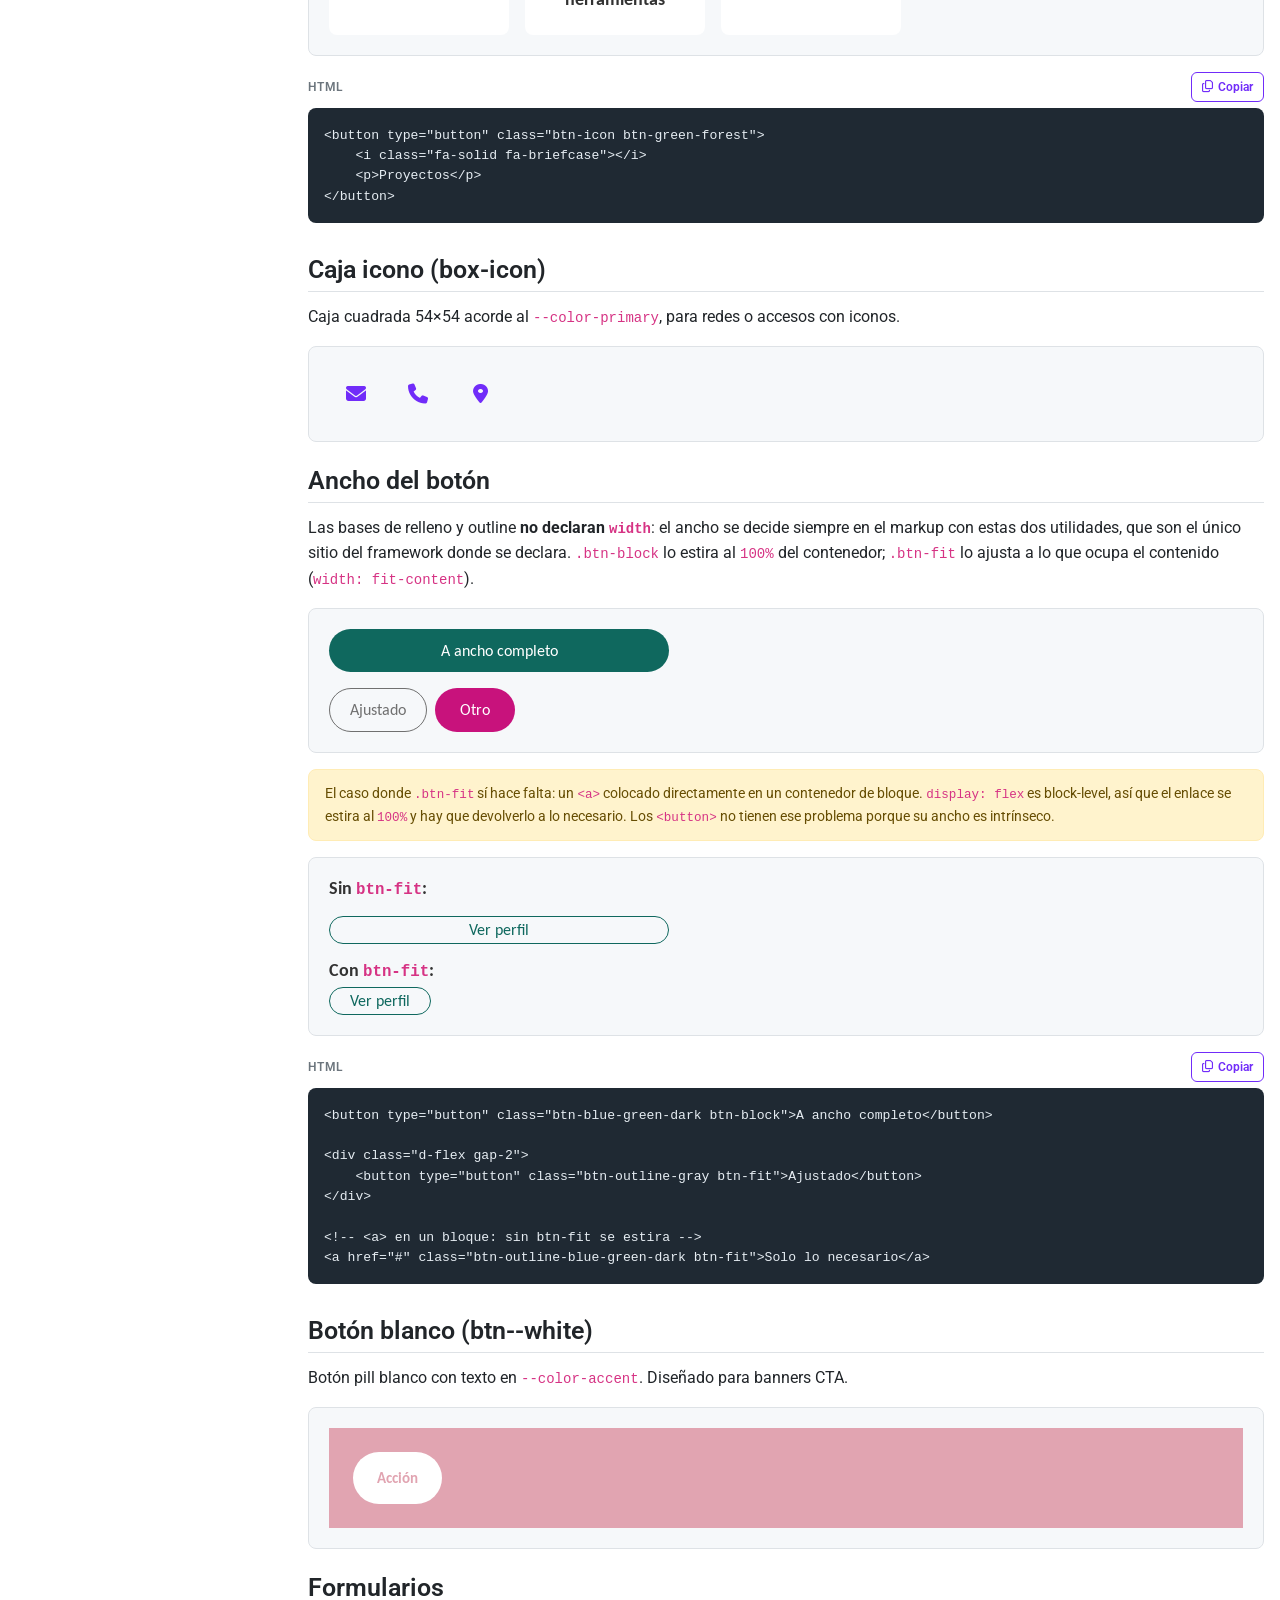
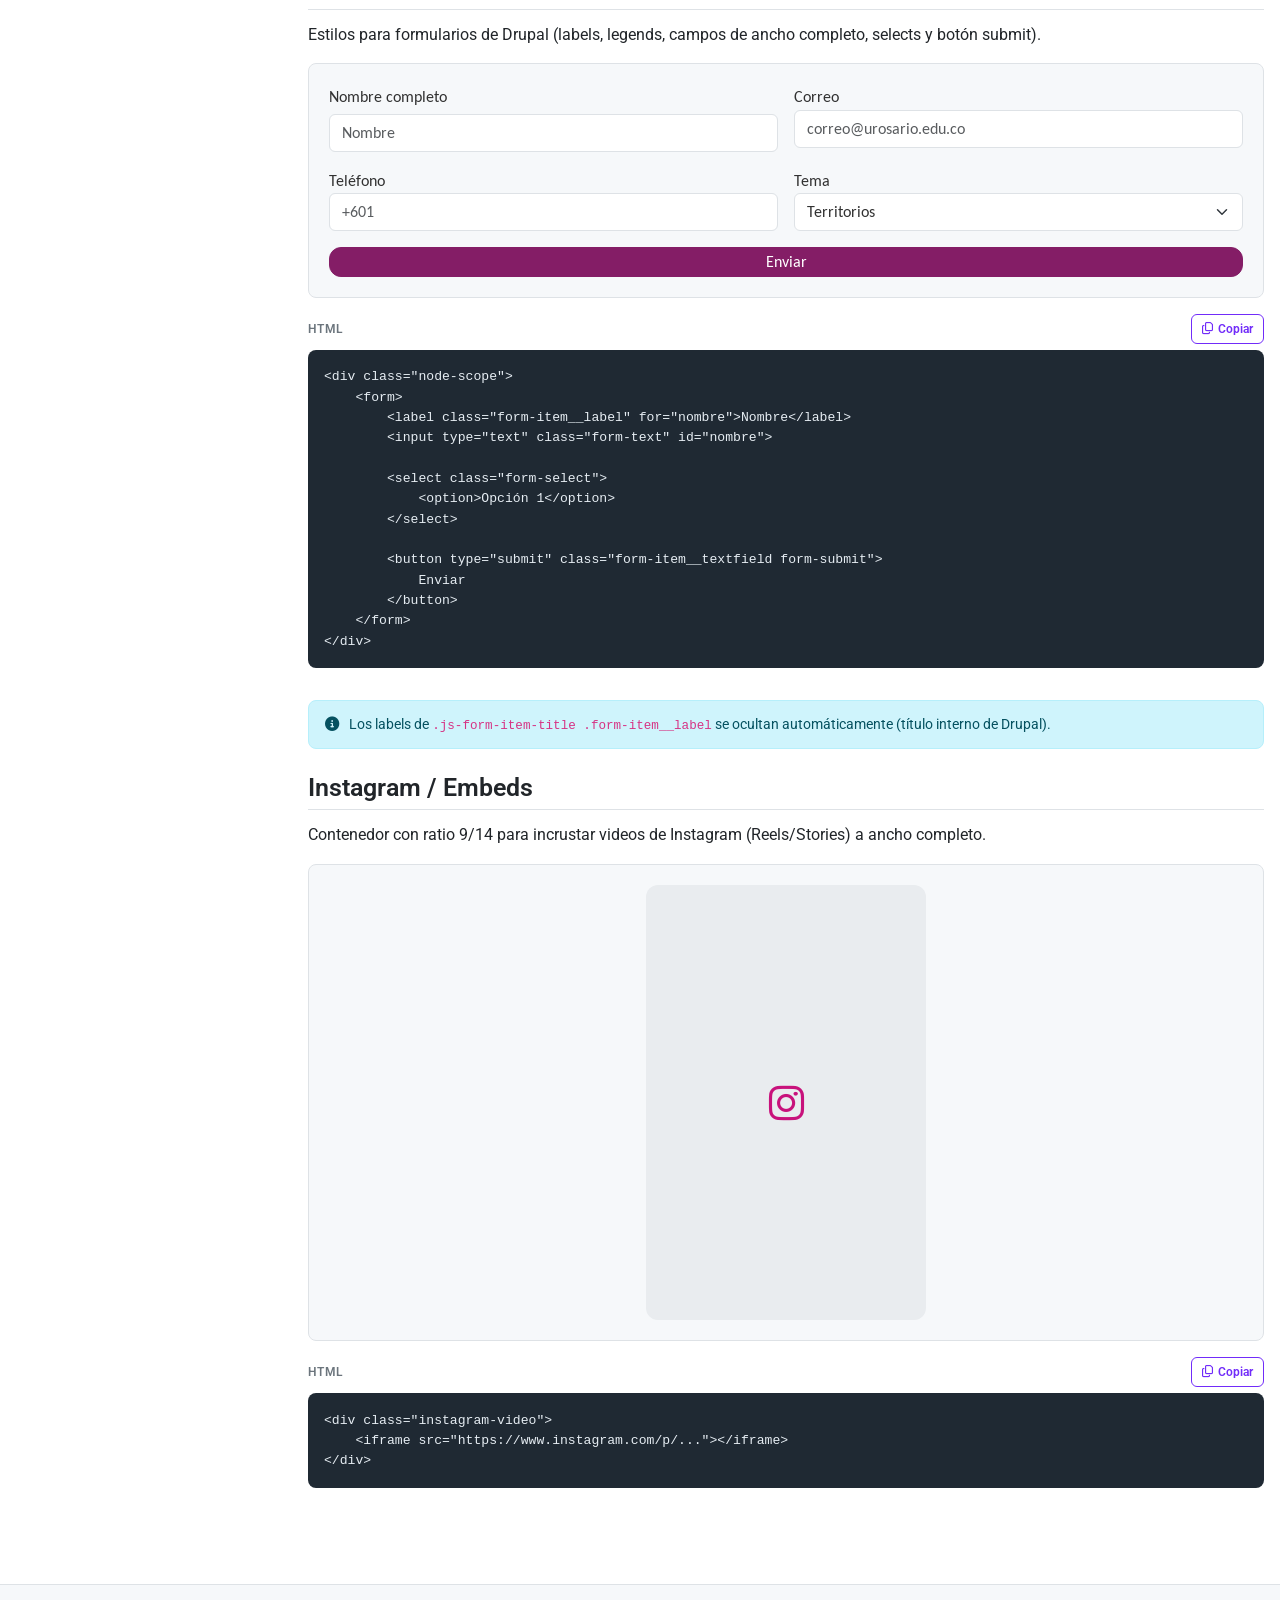
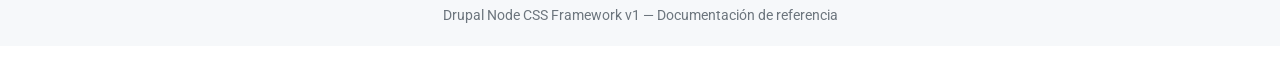
<file: botones-formularios.html>
<!DOCTYPE html>
<html lang="es">
<head>
    <meta charset="UTF-8">
    <meta name="viewport" content="width=device-width, initial-scale=1.0">
    <title>Drupal Node CSS Framework - Botones y Formularios</title>

    <!-- Bootstrap CSS -->
    <link href="https://cdn.jsdelivr.net/npm/bootstrap@5.3.3/dist/css/bootstrap.min.css" rel="stylesheet">

    <!-- Font Awesome -->
    <link rel="stylesheet" href="https://cdnjs.cloudflare.com/ajax/libs/font-awesome/6.5.1/css/all.min.css">

    <!-- Drupal Node CSS Framework -->
    <link rel="stylesheet" href="../assets/css/drupal-node-css-framework-v1.css">

    <!-- Docs -->
    <link rel="stylesheet" href="assets/css/docs.css">
</head>
<body>

    <header class="docs-navbar">
        <div class="docs-navbar__inner">
            <a class="docs-navbar__brand" href="index.html">
                <span class="docs-navbar__brand-badge">CSS</span>
                Drupal Node Framework
            </a>
            <nav class="docs-navbar__nav">
                <a href="index.html">Fundamentos</a>
                <a href="componentes.html">Componentes</a>
                <a href="botones-formularios.html" class="active">Botones y Formularios</a>
                <a href="utilidades.html">Utilidades</a>
            </nav>
            <button class="docs-search-btn" type="button" aria-label="Buscar en la documentación" aria-haspopup="dialog">
                <i class="fa-solid fa-magnifying-glass" aria-hidden="true"></i>
                <span class="docs-search-btn__text">Buscar</span>
                <kbd class="docs-search-btn__kbd">/</kbd>
            </button>
            <button class="docs-toggler" aria-label="Abrir menú">&#9776;</button>
        </div>
    </header>

    <div id="docs-sidebar-backdrop" class="docs-sidebar-backdrop"></div>

    <div class="docs-layout">
        <aside class="docs-layout__sidebar">
            <nav>
                <p class="docs-sidebar-title">Botones</p>
                <a class="docs-sidebar-link" href="#catalogo-botones">Catálogo de colores</a>
                <a class="docs-sidebar-link" href="#btn-enlace">Enlace</a>
                <a class="docs-sidebar-link" href="#btn-icon">Icon</a>
                <a class="docs-sidebar-link" href="#box-icon">Caja icono</a>
                <a class="docs-sidebar-link" href="#btn-ancho">Ancho del botón</a>
                <a class="docs-sidebar-link" href="#btn-white">Botón blanco</a>
                <p class="docs-sidebar-title">Formularios</p>
                <a class="docs-sidebar-link" href="#formularios">Formularios</a>
                <p class="docs-sidebar-title">Extras</p>
                <a class="docs-sidebar-link" href="#embed-instagram">Instagram / Embeds</a>
            </nav>
        </aside>

        <main class="docs-layout__content docs-content">
            <h1>Botones y Formularios</h1>
            <p class="docs-lead">Variantes de botón, estilos de formulario y embeds del framework.</p>

            <section id="catalogo-botones">
                <h2>Catálogo de botones</h2>
                <p>La matriz de botones se deriva de la paleta, no al revés. Hay dos familias y una sola clase por botón: <code>class="btn-primary"</code>. Los 18 botones de relleno comparten una base común en la que solo cambia el color, y los 19 outline comparten otra.</p>

                <h3>La regla</h3>
                <ul>
                    <li><strong>Relleno</strong>: solo entran los tokens que dan <strong>4.5:1 o más</strong> contra <code>--color-white</code>. Son 18.</li>
                    <li><strong>Outline</strong>: fondo <code>transparent</code>, el color va en el borde y en el texto. Entran los que dan <strong>3:1 o más</strong> contra el fondo de página. Son 19.</li>
                    <li><strong>Hover</strong>: siempre el token <code>-dark</code> de la misma familia, nunca un hex suelto ni un <code>brightness()</code>, que romperían el tono del color.</li>
                    <li><strong>Los 14 tokens restantes</strong> no generan relleno: son demasiado claros para texto blanco. Ver la tabla del final.</li>
                </ul>
                <p>La métrica canónica de los rellenos sale de <code>.btn-blue-green-dark</code>: <code>padding: 9px 25px</code>, <code>border-radius: 30px</code>, <code>font-size: 16px</code>. Los outline conservan su propia métrica más pequeña (<code>5px 20px</code>, radio <code>32px</code>) porque son controles secundarios.</p>

                <h3>Botones de relleno (18)</h3>
                <table class="docs-table">
                    <thead>
                        <tr><th></th><th>Clase</th><th>Fondo</th><th>Hover</th><th>Contraste</th></tr>
                    </thead>
                    <tbody>
                        <tr><td><span style="display:inline-block;width:.9rem;height:.9rem;border-radius:3px;background:var(--color-primary);border:1px solid rgba(0,0,0,.2);vertical-align:-2px;"></span></td><td><code>.btn-primary</code></td><td><code>#841D66</code></td><td><code>#701957</code></td><td>8.94:1</td></tr>
                        <tr><td><span style="display:inline-block;width:.9rem;height:.9rem;border-radius:3px;background:var(--color-blue-dark);border:1px solid rgba(0,0,0,.2);vertical-align:-2px;"></span></td><td><code>.btn-blue-dark</code></td><td><code>#18294C</code></td><td><code>#142341</code></td><td>14.38:1</td></tr>
                        <tr><td><span style="display:inline-block;width:.9rem;height:.9rem;border-radius:3px;background:var(--color-blue-green-dark);border:1px solid rgba(0,0,0,.2);vertical-align:-2px;"></span></td><td><code>.btn-blue-green-dark</code></td><td><code>#0F685E</code></td><td><code>#0D5850</code></td><td>6.64:1</td></tr>
                        <tr><td><span style="display:inline-block;width:.9rem;height:.9rem;border-radius:3px;background:var(--color-brown);border:1px solid rgba(0,0,0,.2);vertical-align:-2px;"></span></td><td><code>.btn-brown</code></td><td><code>#8C5E35</code></td><td><code>#4B2803</code></td><td>5.57:1</td></tr>
                        <tr><td><span style="display:inline-block;width:.9rem;height:.9rem;border-radius:3px;background:var(--color-brown-dark);border:1px solid rgba(0,0,0,.2);vertical-align:-2px;"></span></td><td><code>.btn-brown-dark</code></td><td><code>#4B2803</code></td><td><code>#402203</code></td><td>13.09:1</td></tr>
                        <tr><td><span style="display:inline-block;width:.9rem;height:.9rem;border-radius:3px;background:var(--color-charcoal);border:1px solid rgba(0,0,0,.2);vertical-align:-2px;"></span></td><td><code>.btn-charcoal</code></td><td><code>#2F3130</code></td><td><code>#282A29</code></td><td>13.10:1</td></tr>
                        <tr><td><span style="display:inline-block;width:.9rem;height:.9rem;border-radius:3px;background:var(--color-gold-dark);border:1px solid rgba(0,0,0,.2);vertical-align:-2px;"></span></td><td><code>.btn-gold-dark</code></td><td><code>#3F2E00</code></td><td><code>#362700</code></td><td>13.11:1</td></tr>
                        <tr><td><span style="display:inline-block;width:.9rem;height:.9rem;border-radius:3px;background:var(--color-gray);border:1px solid rgba(0,0,0,.2);vertical-align:-2px;"></span></td><td><code>.btn-gray</code></td><td><code>#707070</code></td><td><code>#575757</code></td><td>4.95:1</td></tr>
                        <tr><td><span style="display:inline-block;width:.9rem;height:.9rem;border-radius:3px;background:var(--color-gray-dark);border:1px solid rgba(0,0,0,.2);vertical-align:-2px;"></span></td><td><code>.btn-gray-dark</code></td><td><code>#575757</code></td><td><code>#4A4A4A</code></td><td>7.23:1</td></tr>
                        <tr><td><span style="display:inline-block;width:.9rem;height:.9rem;border-radius:3px;background:var(--color-green-dark);border:1px solid rgba(0,0,0,.2);vertical-align:-2px;"></span></td><td><code>.btn-green-dark</code></td><td><code>#006A31</code></td><td><code>#005A2A</code></td><td>6.76:1</td></tr>
                        <tr><td><span style="display:inline-block;width:.9rem;height:.9rem;border-radius:3px;background:var(--color-green-forest);border:1px solid rgba(0,0,0,.2);vertical-align:-2px;"></span></td><td><code>.btn-green-forest</code></td><td><code>#0A3909</code></td><td><code>#093008</code></td><td>13.11:1</td></tr>
                        <tr><td><span style="display:inline-block;width:.9rem;height:.9rem;border-radius:3px;background:var(--color-green-leaf);border:1px solid rgba(0,0,0,.2);vertical-align:-2px;"></span></td><td><code>.btn-green-leaf</code></td><td><code>#2D5A27</code></td><td><code>#264C21</code></td><td>8.07:1</td></tr>
                        <tr><td><span style="display:inline-block;width:.9rem;height:.9rem;border-radius:3px;background:var(--color-muted);border:1px solid rgba(0,0,0,.2);vertical-align:-2px;"></span></td><td><code>.btn-muted</code></td><td><code>#6B7280</code></td><td><code>#5B616D</code></td><td>4.83:1</td></tr>
                        <tr><td><span style="display:inline-block;width:.9rem;height:.9rem;border-radius:3px;background:var(--color-purple);border:1px solid rgba(0,0,0,.2);vertical-align:-2px;"></span></td><td><code>.btn-purple</code></td><td><code>#C8127C</code></td><td><code>#870D54</code></td><td>5.48:1</td></tr>
                        <tr><td><span style="display:inline-block;width:.9rem;height:.9rem;border-radius:3px;background:var(--color-purple-dark);border:1px solid rgba(0,0,0,.2);vertical-align:-2px;"></span></td><td><code>.btn-purple-dark</code></td><td><code>#870D54</code></td><td><code>#730B47</code></td><td>9.48:1</td></tr>
                        <tr><td><span style="display:inline-block;width:.9rem;height:.9rem;border-radius:3px;background:var(--color-red-dark);border:1px solid rgba(0,0,0,.2);vertical-align:-2px;"></span></td><td><code>.btn-red-dark</code></td><td><code>#AC0000</code></td><td><code>#920000</code></td><td>7.62:1</td></tr>
                        <tr><td><span style="display:inline-block;width:.9rem;height:.9rem;border-radius:3px;background:var(--color-subtitle);border:1px solid rgba(0,0,0,.2);vertical-align:-2px;"></span></td><td><code>.btn-subtitle</code></td><td><code>#594727</code></td><td><code>#4C3C21</code></td><td>8.92:1</td></tr>
                        <tr><td><span style="display:inline-block;width:.9rem;height:.9rem;border-radius:3px;background:var(--color-text);border:1px solid rgba(0,0,0,.2);vertical-align:-2px;"></span></td><td><code>.btn-text</code></td><td><code>#323232</code></td><td><code>#2A2A2A</code></td><td>12.82:1</td></tr>
                        <tr><td><span style="display:inline-block;width:.9rem;height:.9rem;border-radius:3px;background:var(--color-primary);border:1px solid rgba(0,0,0,.2);vertical-align:-2px;"></span></td><td><code>.btn-red</code></td><td colspan="3">Alias heredado de <code>.btn-primary</code>: ambos pintan <code>--color-primary</code> y hacen hover a <code>--color-primary-dark</code>.</td><td>10.68:1</td></tr>
                    </tbody>
                </table>
                <div class="bd-example">
                    <div class="node-scope d-flex flex-wrap gap-2">
                        <a href="#" class="btn-primary">primary</a>
                        <a href="#" class="btn-blue-dark">blue-dark</a>
                        <a href="#" class="btn-blue-green-dark">blue-green-dark</a>
                        <a href="#" class="btn-brown">brown</a>
                        <a href="#" class="btn-brown-dark">brown-dark</a>
                        <a href="#" class="btn-charcoal">charcoal</a>
                        <a href="#" class="btn-gold-dark">gold-dark</a>
                        <a href="#" class="btn-gray">gray</a>
                        <a href="#" class="btn-gray-dark">gray-dark</a>
                        <a href="#" class="btn-green-dark">green-dark</a>
                        <a href="#" class="btn-green-forest">green-forest</a>
                        <a href="#" class="btn-green-leaf">green-leaf</a>
                        <a href="#" class="btn-muted">muted</a>
                        <a href="#" class="btn-purple">purple</a>
                        <a href="#" class="btn-purple-dark">purple-dark</a>
                        <a href="#" class="btn-red-dark">red-dark</a>
                        <a href="#" class="btn-subtitle">subtitle</a>
                        <a href="#" class="btn-text">text</a>
                    </div>
                </div>
                <div class="bd-code">
                    <div class="bd-code__header">
                        <span class="bd-code__label">HTML</span>
                        <button class="docs-copy" type="button"><i class="fa-regular fa-copy"></i> Copiar</button>
                    </div>
<pre><code>&lt;a href="#" class="btn-primary"&gt;Primario&lt;/a&gt;
&lt;a href="#" class="btn-blue-green-dark"&gt;Blue-green&lt;/a&gt;
&lt;button type="button" class="btn-red"&gt;&lt;i class="fa-solid fa-check"&gt;&lt;/i&gt; Con icono&lt;/button&gt;</code></pre>
                </div>

                <h3>Botones outline (19)</h3>
                <p>Fondo transparente y texto del color. En <code>:hover</code> pasan a relleno y el texto se va a blanco, así que el hover cumple el mismo 4.5:1.</p>
                <table class="docs-table">
                    <thead>
                        <tr><th></th><th>Clase</th><th>Color</th><th>Contraste vs página</th></tr>
                    </thead>
                    <tbody>
                        <tr><td><span style="display:inline-block;width:.9rem;height:.9rem;border-radius:3px;background:var(--color-primary);border:1px solid rgba(0,0,0,.2);vertical-align:-2px;"></span></td><td><code>.btn-outline-primary</code></td><td><code>#841D66</code></td><td>8.94:1</td></tr>
                        <tr><td><span style="display:inline-block;width:.9rem;height:.9rem;border-radius:3px;background:var(--color-blue-dark);border:1px solid rgba(0,0,0,.2);vertical-align:-2px;"></span></td><td><code>.btn-outline-blue-dark</code></td><td><code>#18294C</code></td><td>14.38:1</td></tr>
                        <tr><td><span style="display:inline-block;width:.9rem;height:.9rem;border-radius:3px;background:var(--color-blue-green-dark);border:1px solid rgba(0,0,0,.2);vertical-align:-2px;"></span></td><td><code>.btn-outline-blue-green-dark</code></td><td><code>#0F685E</code></td><td>6.64:1</td></tr>
                        <tr><td><span style="display:inline-block;width:.9rem;height:.9rem;border-radius:3px;background:var(--color-brown);border:1px solid rgba(0,0,0,.2);vertical-align:-2px;"></span></td><td><code>.btn-outline-brown</code></td><td><code>#8C5E35</code></td><td>5.57:1</td></tr>
                        <tr><td><span style="display:inline-block;width:.9rem;height:.9rem;border-radius:3px;background:var(--color-brown-dark);border:1px solid rgba(0,0,0,.2);vertical-align:-2px;"></span></td><td><code>.btn-outline-brown-dark</code></td><td><code>#4B2803</code></td><td>13.09:1</td></tr>
                        <tr><td><span style="display:inline-block;width:.9rem;height:.9rem;border-radius:3px;background:var(--color-charcoal);border:1px solid rgba(0,0,0,.2);vertical-align:-2px;"></span></td><td><code>.btn-outline-charcoal</code></td><td><code>#2F3130</code></td><td>13.10:1</td></tr>
                        <tr><td><span style="display:inline-block;width:.9rem;height:.9rem;border-radius:3px;background:var(--color-gold-dark);border:1px solid rgba(0,0,0,.2);vertical-align:-2px;"></span></td><td><code>.btn-outline-gold-dark</code></td><td><code>#3F2E00</code></td><td>13.11:1</td></tr>
                        <tr><td><span style="display:inline-block;width:.9rem;height:.9rem;border-radius:3px;background:var(--color-gray);border:1px solid rgba(0,0,0,.2);vertical-align:-2px;"></span></td><td><code>.btn-outline-gray</code></td><td><code>#707070</code></td><td>4.95:1</td></tr>
                        <tr><td><span style="display:inline-block;width:.9rem;height:.9rem;border-radius:3px;background:var(--color-gray-dark);border:1px solid rgba(0,0,0,.2);vertical-align:-2px;"></span></td><td><code>.btn-outline-gray-dark</code></td><td><code>#575757</code></td><td>7.23:1</td></tr>
                        <tr><td><span style="display:inline-block;width:.9rem;height:.9rem;border-radius:3px;background:var(--color-green-dark);border:1px solid rgba(0,0,0,.2);vertical-align:-2px;"></span></td><td><code>.btn-outline-green-dark</code></td><td><code>#006A31</code></td><td>6.76:1</td></tr>
                        <tr><td><span style="display:inline-block;width:.9rem;height:.9rem;border-radius:3px;background:var(--color-green-forest);border:1px solid rgba(0,0,0,.2);vertical-align:-2px;"></span></td><td><code>.btn-outline-green-forest</code></td><td><code>#0A3909</code></td><td>13.11:1</td></tr>
                        <tr><td><span style="display:inline-block;width:.9rem;height:.9rem;border-radius:3px;background:var(--color-green-leaf);border:1px solid rgba(0,0,0,.2);vertical-align:-2px;"></span></td><td><code>.btn-outline-green-leaf</code></td><td><code>#2D5A27</code></td><td>8.07:1</td></tr>
                        <tr><td><span style="display:inline-block;width:.9rem;height:.9rem;border-radius:3px;background:var(--color-muted);border:1px solid rgba(0,0,0,.2);vertical-align:-2px;"></span></td><td><code>.btn-outline-muted</code></td><td><code>#6B7280</code></td><td>4.83:1</td></tr>
                        <tr><td><span style="display:inline-block;width:.9rem;height:.9rem;border-radius:3px;background:var(--color-purple);border:1px solid rgba(0,0,0,.2);vertical-align:-2px;"></span></td><td><code>.btn-outline-purple</code></td><td><code>#C8127C</code></td><td>5.48:1</td></tr>
                        <tr><td><span style="display:inline-block;width:.9rem;height:.9rem;border-radius:3px;background:var(--color-purple-dark);border:1px solid rgba(0,0,0,.2);vertical-align:-2px;"></span></td><td><code>.btn-outline-purple-dark</code></td><td><code>#870D54</code></td><td>9.48:1</td></tr>
                        <tr><td><span style="display:inline-block;width:.9rem;height:.9rem;border-radius:3px;background:var(--color-red-dark);border:1px solid rgba(0,0,0,.2);vertical-align:-2px;"></span></td><td><code>.btn-outline-red-dark</code></td><td><code>#AC0000</code></td><td>7.62:1</td></tr>
                        <tr><td><span style="display:inline-block;width:.9rem;height:.9rem;border-radius:3px;background:var(--color-subtitle);border:1px solid rgba(0,0,0,.2);vertical-align:-2px;"></span></td><td><code>.btn-outline-subtitle</code></td><td><code>#594727</code></td><td>8.92:1</td></tr>
                        <tr><td><span style="display:inline-block;width:.9rem;height:.9rem;border-radius:3px;background:var(--color-text);border:1px solid rgba(0,0,0,.2);vertical-align:-2px;"></span></td><td><code>.btn-outline-text</code></td><td><code>#323232</code></td><td>12.82:1</td></tr>
                        <tr><td><span style="display:inline-block;width:.9rem;height:.9rem;border-radius:3px;background:var(--color-blue-green-medium);border:1px solid rgba(0,0,0,.2);vertical-align:-2px;"></span></td><td><code>.btn-outline-blue-green-medium</code></td><td><code>#2E8F78</code></td><td>3.95:1</td></tr>
                    </tbody>
                </table>
                <div class="bd-example">
                    <div class="node-scope d-flex flex-wrap gap-2">
                        <a href="#" class="btn-outline-primary">primary</a>
                        <a href="#" class="btn-outline-blue-dark">blue-dark</a>
                        <a href="#" class="btn-outline-blue-green-dark">blue-green-dark</a>
                        <a href="#" class="btn-outline-brown">brown</a>
                        <a href="#" class="btn-outline-brown-dark">brown-dark</a>
                        <a href="#" class="btn-outline-charcoal">charcoal</a>
                        <a href="#" class="btn-outline-gold-dark">gold-dark</a>
                        <a href="#" class="btn-outline-gray">gray</a>
                        <a href="#" class="btn-outline-gray-dark">gray-dark</a>
                        <a href="#" class="btn-outline-green-dark">green-dark</a>
                        <a href="#" class="btn-outline-green-forest">green-forest</a>
                        <a href="#" class="btn-outline-green-leaf">green-leaf</a>
                        <a href="#" class="btn-outline-muted">muted</a>
                        <a href="#" class="btn-outline-purple">purple</a>
                        <a href="#" class="btn-outline-purple-dark">purple-dark</a>
                        <a href="#" class="btn-outline-red-dark">red-dark</a>
                        <a href="#" class="btn-outline-subtitle">subtitle</a>
                        <a href="#" class="btn-outline-text">text</a>
                        <a href="#" class="btn-outline-blue-green-medium">blue-green-medium</a>
                    </div>
                </div>
                <div class="bd-code">
                    <div class="bd-code__header">
                        <span class="bd-code__label">HTML</span>
                        <button class="docs-copy" type="button"><i class="fa-regular fa-copy"></i> Copiar</button>
                    </div>
<pre><code>&lt;a href="#" class="btn-outline-primary"&gt;&lt;i class="fa-solid fa-handshake"&gt;&lt;/i&gt; Trabaja con Score&lt;/a&gt;</code></pre>
                </div>

                <h3>Tokens que no generan relleno</h3>
                <p>Con texto blanco encima, ninguno llega a 4.5:1, así que no hay <code>.btn-&lt;color&gt;</code> que los pinte. Sirven para texto, bordes y fondos: para eso están las utilidades <code>.color-*</code>, <code>.bg-color-*</code> y <code>.border-color-*</code>.</p>
                <table class="docs-table">
                    <thead>
                        <tr><th></th><th>Token</th><th>Contraste con blanco</th><th>¿Outline?</th></tr>
                    </thead>
                    <tbody>
                        <tr><td><span style="display:inline-block;width:.9rem;height:.9rem;border-radius:3px;background:var(--color-accent);border:1px solid rgba(0,0,0,.2);vertical-align:-2px;"></span></td><td><code>--color-accent</code></td><td>2.07:1</td><td>no</td></tr>
                        <tr><td><span style="display:inline-block;width:.9rem;height:.9rem;border-radius:3px;background:var(--color-border);border:1px solid rgba(0,0,0,.2);vertical-align:-2px;"></span></td><td><code>--color-border</code></td><td>1.24:1</td><td>no</td></tr>
                        <tr><td><span style="display:inline-block;width:.9rem;height:.9rem;border-radius:3px;background:var(--color-cream);border:1px solid rgba(0,0,0,.2);vertical-align:-2px;"></span></td><td><code>--color-cream</code></td><td>1.08:1</td><td>no</td></tr>
                        <tr><td><span style="display:inline-block;width:.9rem;height:.9rem;border-radius:3px;background:var(--color-cream-light);border:1px solid rgba(0,0,0,.2);vertical-align:-2px;"></span></td><td><code>--color-cream-light</code></td><td>1.13:1</td><td>no</td></tr>
                        <tr><td><span style="display:inline-block;width:.9rem;height:.9rem;border-radius:3px;background:var(--color-gray-extra-light);border:1px solid rgba(0,0,0,.2);vertical-align:-2px;"></span></td><td><code>--color-gray-extra-light</code></td><td>1.05:1</td><td>no</td></tr>
                        <tr><td><span style="display:inline-block;width:.9rem;height:.9rem;border-radius:3px;background:var(--color-gray-light);border:1px solid rgba(0,0,0,.2);vertical-align:-2px;"></span></td><td><code>--color-gray-light</code></td><td>1.16:1</td><td>no</td></tr>
                        <tr><td><span style="display:inline-block;width:.9rem;height:.9rem;border-radius:3px;background:var(--color-green-fresh);border:1px solid rgba(0,0,0,.2);vertical-align:-2px;"></span></td><td><code>--color-green-fresh</code></td><td>1.30:1</td><td>no</td></tr>
                        <tr><td><span style="display:inline-block;width:.9rem;height:.9rem;border-radius:3px;background:var(--color-green-light);border:1px solid rgba(0,0,0,.2);vertical-align:-2px;"></span></td><td><code>--color-green-light</code></td><td>1.08:1</td><td>no</td></tr>
                        <tr><td><span style="display:inline-block;width:.9rem;height:.9rem;border-radius:3px;background:var(--color-green-pale);border:1px solid rgba(0,0,0,.2);vertical-align:-2px;"></span></td><td><code>--color-green-pale</code></td><td>1.21:1</td><td>no</td></tr>
                        <tr><td><span style="display:inline-block;width:.9rem;height:.9rem;border-radius:3px;background:var(--color-off-white);border:1px solid rgba(0,0,0,.2);vertical-align:-2px;"></span></td><td><code>--color-off-white</code></td><td>1.05:1</td><td>no</td></tr>
                        <tr><td><span style="display:inline-block;width:.9rem;height:.9rem;border-radius:3px;background:var(--color-peach-light);border:1px solid rgba(0,0,0,.2);vertical-align:-2px;"></span></td><td><code>--color-peach-light</code></td><td>1.13:1</td><td>no</td></tr>
                        <tr><td><span style="display:inline-block;width:.9rem;height:.9rem;border-radius:3px;background:var(--color-purple-light);border:1px solid rgba(0,0,0,.2);vertical-align:-2px;"></span></td><td><code>--color-purple-light</code></td><td>1.26:1</td><td>no</td></tr>
                        <tr><td><span style="display:inline-block;width:.9rem;height:.9rem;border-radius:3px;background:var(--color-red-light);border:1px solid rgba(0,0,0,.2);vertical-align:-2px;"></span></td><td><code>--color-red-light</code></td><td>2.06:1</td><td>no</td></tr>
                        <tr><td><span style="display:inline-block;width:.9rem;height:.9rem;border-radius:3px;background:var(--color-secondary);border:1px solid rgba(0,0,0,.2);vertical-align:-2px;"></span></td><td><code>--color-secondary</code></td><td>1.41:1</td><td>no</td></tr>
                    </tbody>
                </table>
                <p><code>.btn-outline-blue-green-medium</code> es el único outline que no tiene relleno equivalente: <code>--color-blue-green-medium</code> da 3.95:1 con blanco, así que sirve de borde y de texto pero no de fondo.</p>
            </section>

            <section id="btn-enlace">
                <h2>Enlace (btn-enlace)</h2>
                <p>Botón pill de relleno primario con hover a secundario. Ideal para "leer más" hacia otro nodo.</p>
                <div class="bd-example">
                    <div class="node-scope d-flex flex-wrap gap-2">
                        <a href="#" class="btn-enlace">Ir al sitio</a>
                        <a href="#" class="btn-enlace"><i class="fa-solid fa-arrow-right"></i> Ver más</a>
                    </div>
                </div>

                <h3>Variante green forest (btn-enlace--green-forest)</h3>
                <p>La variante cambia el fondo y borde a <code>--color-green-forest</code>. Hover invierte a fondo blanco y texto verde bosque.</p>
                <div class="bd-example">
                    <div class="node-scope d-flex flex-wrap gap-2">
                        <a href="#" class="btn-enlace btn-enlace--green-forest">Descubre por qué son importantes <i class="fa-solid fa-arrow-right"></i></a>
                    </div>
                </div>
                <div class="bd-code">
                    <div class="bd-code__header">
                        <span class="bd-code__label">HTML</span>
                        <button class="docs-copy" type="button"><i class="fa-regular fa-copy"></i> Copiar</button>
                    </div>
<pre><code>&lt;a href="#" class="btn-enlace btn-enlace--green-forest"&gt;
    Descubre por qué son importantes &lt;i class="fa-solid fa-arrow-right"&gt;&lt;/i&gt;
&lt;/a&gt;</code></pre>
                </div>
            </section>

            <section id="btn-icon">
                <h2>Icon (btn-icon)</h2>
                <p>Botón vertical con icono grande y texto. En hover invierte a primario. Incluye estados focus, active y disabled. El icono no tiene color por defecto: se asigna con las clases de color <code>.btn-green-forest</code> (y variantes del token). En hover, la clase de color invierte el relleno al color del token con texto e icono blancos.</p>
                <p>Variantes disponibles: <code>.btn-primary</code>, <code>.btn-red-dark</code>, <code>.btn-purple</code>, <code>.btn-purple-dark</code>, <code>.btn-green-forest</code>, <code>.btn-green-dark</code>, <code>.btn-green-leaf</code>, <code>.btn-blue-green</code>, <code>.btn-blue-green-light</code>, <code>.btn-blue-green-dark</code>, <code>.btn-gray</code>, <code>.btn-gray-dark</code>, <code>.btn-blue-dark</code>, <code>.btn-brown</code>, <code>.btn-brown-dark</code>, <code>.btn-charcoal</code>, <code>.btn-gold</code>, <code>.btn-gold-dark</code>, <code>.btn-muted</code>.</p>
                <div class="bd-example">
                    <div class="node-scope d-grid gap-3" style="grid-template-columns:repeat(3,180px);">
                        <button type="button" class="btn-icon">
                            <i class="fa-solid fa-map-location-dot"></i>
                            <p>Territorios</p>
                        </button>
                        <button type="button" class="btn-icon">
                            <i class="fa-solid fa-chart-pie"></i>
                            <p>Datos y herramientas</p>
                        </button>
                        <button type="button" class="btn-icon btn-green-forest">
                            <i class="fa-solid fa-briefcase"></i>
                            <p>Proyectos</p>
                        </button>
                    </div>
                </div>
                <div class="bd-code">
                    <div class="bd-code__header">
                        <span class="bd-code__label">HTML</span>
                        <button class="docs-copy" type="button"><i class="fa-regular fa-copy"></i> Copiar</button>
                    </div>
<pre><code>&lt;button type="button" class="btn-icon btn-green-forest"&gt;
    &lt;i class="fa-solid fa-briefcase"&gt;&lt;/i&gt;
    &lt;p&gt;Proyectos&lt;/p&gt;
&lt;/button&gt;</code></pre>
                </div>
            </section>

            <section id="box-icon">
                <h2>Caja icono (box-icon)</h2>
                <p>Caja cuadrada 54&times;54 acorde al <code>--color-primary</code>, para redes o accesos con iconos.</p>
                <div class="bd-example">
                    <div class="node-scope d-flex gap-2">
                        <a href="#" class="box-icon" aria-label="Correo"><i class="fa-solid fa-envelope"></i></a>
                        <a href="#" class="box-icon" aria-label="Teléfono"><i class="fa-solid fa-phone"></i></a>
                        <a href="#" class="box-icon" aria-label="Ubicación"><i class="fa-solid fa-location-dot"></i></a>
                    </div>
                </div>
            </section>

            <section id="btn-ancho">
                <h2>Ancho del botón</h2>
                <p>Las bases de relleno y outline <strong>no declaran <code>width</code></strong>: el ancho se decide siempre en el markup con estas dos utilidades, que son el único sitio del framework donde se declara. <code>.btn-block</code> lo estira al <code>100%</code> del contenedor; <code>.btn-fit</code> lo ajusta a lo que ocupa el contenido (<code>width: fit-content</code>).</p>
                <div class="bd-example">
                    <div class="node-scope" style="max-width:340px;">
                        <button type="button" class="btn-blue-green-dark btn-block">A ancho completo</button>
                        <div class="d-flex gap-2" style="margin-top:1rem;">
                            <button type="button" class="btn-outline-gray btn-fit">Ajustado</button>
                            <button type="button" class="btn-purple btn-fit">Otro</button>
                        </div>
                    </div>
                </div>
                <p class="docs-note">El caso donde <code>.btn-fit</code> sí hace falta: un <code>&lt;a&gt;</code> colocado directamente en un contenedor de bloque. <code>display: flex</code> es block-level, así que el enlace se estira al <code>100%</code> y hay que devolverlo a lo necesario. Los <code>&lt;button&gt;</code> no tienen ese problema porque su ancho es intrínseco.</p>
                <div class="bd-example">
                    <div class="node-scope" style="max-width:340px;">
                        <p><strong>Sin <code>btn-fit</code>:</strong></p>
                        <a href="#" class="btn-outline-blue-green-dark">Ver perfil</a>
                        <p style="margin:1rem 0 .35rem;"><strong>Con <code>btn-fit</code>:</strong></p>
                        <a href="#" class="btn-outline-blue-green-dark btn-fit">Ver perfil</a>
                    </div>
                </div>
                <div class="bd-code">
                    <div class="bd-code__header">
                        <span class="bd-code__label">HTML</span>
                        <button class="docs-copy" type="button"><i class="fa-regular fa-copy"></i> Copiar</button>
                    </div>
<pre><code>&lt;button type="button" class="btn-blue-green-dark btn-block"&gt;A ancho completo&lt;/button&gt;

&lt;div class="d-flex gap-2"&gt;
    &lt;button type="button" class="btn-outline-gray btn-fit"&gt;Ajustado&lt;/button&gt;
&lt;/div&gt;

&lt;!-- &lt;a&gt; en un bloque: sin btn-fit se estira --&gt;
&lt;a href="#" class="btn-outline-blue-green-dark btn-fit"&gt;Solo lo necesario&lt;/a&gt;</code></pre>
                </div>
            </section>

            <section id="btn-white">
                <h2>Botón blanco (btn--white)</h2>
                <p>Botón pill blanco con texto en <code>--color-accent</code>. Diseñado para banners CTA.</p>
                <div class="bd-example">
                    <div class="node-scope p-4" style="background:var(--color-accent);">
                        <a href="#" class="btn--white">Acción</a>
                    </div>
                </div>
            </section>

            <section id="formularios">
                <h2>Formularios</h2>
                <p>Estilos para formularios de Drupal (labels, legends, campos de ancho completo, selects y botón submit).</p>
                <div class="bd-example">
                    <div class="node-scope">
                        <form class="row g-3">
                            <div class="col-md-6">
                                <label class="form-item__label" for="docNombre">Nombre completo</label>
                                <input type="text" class="form-text form-control" id="docNombre" placeholder="Nombre">
                            </div>
                            <div class="col-md-6">
                                <label class="form-item__label" for="docCorreo">Correo</label>
                                <input type="email" class="form-control" id="docCorreo" placeholder="correo@urosario.edu.co">
                            </div>
                            <div class="col-md-6">
                                <label class="form-item__label" for="docTel">Teléfono</label>
                                <input type="tel" class="form-control" id="docTel" placeholder="+601">
                            </div>
                            <div class="col-md-6">
                                <label class="form-item__label" for="docSelect">Tema</label>
                                <select class="form-select" id="docSelect">
                                    <option>Territorios</option>
                                    <option>Proyectos</option>
                                </select>
                            </div>
                            <div class="col-12">
                                <button type="submit" class="form-item__textfield form-submit">Enviar</button>
                            </div>
                        </form>
                    </div>
                </div>
                <div class="bd-code">
                    <div class="bd-code__header">
                        <span class="bd-code__label">HTML</span>
                        <button class="docs-copy" type="button"><i class="fa-regular fa-copy"></i> Copiar</button>
                    </div>
<pre><code>&lt;div class="node-scope"&gt;
    &lt;form&gt;
        &lt;label class="form-item__label" for="nombre"&gt;Nombre&lt;/label&gt;
        &lt;input type="text" class="form-text" id="nombre"&gt;

        &lt;select class="form-select"&gt;
            &lt;option&gt;Opción 1&lt;/option&gt;
        &lt;/select&gt;

        &lt;button type="submit" class="form-item__textfield form-submit"&gt;
            Enviar
        &lt;/button&gt;
    &lt;/form&gt;
&lt;/div&gt;</code></pre>
                </div>
                <div class="docs-note docs-note--info">
                    <strong><i class="fa-solid fa-circle-info"></i></strong>
                    <span>Los labels de <code>.js-form-item-title .form-item__label</code> se ocultan automáticamente (título interno de Drupal).</span>
                </div>
            </section>

            <section id="embed-instagram">
                <h2>Instagram / Embeds</h2>
                <p>Contenedor con ratio 9/14 para incrustar videos de Instagram (Reels/Stories) a ancho completo.</p>
                <div class="bd-example">
                    <div class="node-scope">
                        <div class="instagram-video" style="max-width:280px;margin-inline:auto;">
                            <div style="width:100%;height:100%;aspect-ratio:9/14;background:#e9ecef;border-radius:12px;display:flex;align-items:center;justify-content:center;">
                                <i class="fa-brands fa-instagram" style="font-size:2.5rem;color:#c8127c;"></i>
                            </div>
                        </div>
                    </div>
                </div>
                <div class="bd-code">
                    <div class="bd-code__header">
                        <span class="bd-code__label">HTML</span>
                        <button class="docs-copy" type="button"><i class="fa-regular fa-copy"></i> Copiar</button>
                    </div>
<pre><code>&lt;div class="instagram-video"&gt;
    &lt;iframe src="https://www.instagram.com/p/..."&gt;&lt;/iframe&gt;
&lt;/div&gt;</code></pre>
                </div>
            </section>
        </main>
    </div>

    <footer class="docs-footer">
        Drupal Node CSS Framework v1 &mdash; Documentación de referencia
    </footer>

    <!-- Bootstrap JS (necesario para las demos) -->
    <script src="https://cdn.jsdelivr.net/npm/bootstrap@5.3.3/dist/js/bootstrap.bundle.min.js"></script>

    <!-- ============ BUSCADOR ============ -->
    <div class="docs-search" id="docsSearch" role="dialog" aria-modal="true" aria-label="Buscar en la documentación" hidden>
        <div class="docs-search__backdrop" data-docs-search-close></div>
        <div class="docs-search__panel" role="search">
            <div class="docs-search__head">
                <i class="fa-solid fa-magnifying-glass" aria-hidden="true"></i>
                <input
                    type="search"
                    class="docs-search__input"
                    id="docsSearchInput"
                    placeholder="Buscar componentes, clases, utilidades..."
                    autocomplete="off"
                    spellcheck="false"
                    aria-label="Término de búsqueda"
                    aria-controls="docsSearchResults"
                    aria-expanded="false">
                <button type="button" class="docs-search__close" data-docs-search-close aria-label="Cerrar búsqueda">Esc</button>
            </div>
            <div class="docs-search__results" id="docsSearchResults" role="listbox" aria-label="Resultados"></div>
            <div class="docs-search__foot">
                <span><kbd>&uarr;</kbd><kbd>&darr;</kbd> navegar</span>
                <span><kbd>Enter</kbd> abrir</span>
                <span><kbd>Esc</kbd> cerrar</span>
                <span class="docs-search__count" id="docsSearchCount"></span>
            </div>
        </div>
    </div>

    <script src="assets/js/docs-search-index.js"></script>

    <script src="assets/js/docs.js"></script>
    <script src="assets/js/docs-search.js"></script>
</body>
</html>
</file>
<file: assets/css/drupal-node-css-framework-v1.css>
/*
====================================================================
 DRUPAL NODE CSS FRAMEWORK
====================================================================

 Framework CSS reutilizable para micrositios Drupal.

 PRINCIPIOS
 - Scopeado mediante .node-scope
 - Sin reset global
 - Desktop First
 - Compatible con Drupal + Bootstrap
 - Componentes reutilizables
 - Variables CSS para tematización
 - Responsive organizado por breakpoints
 - Los overrides específicos de cada nodo quedan al final

====================================================================
 ÍNDICE
====================================================================

 01. CONFIGURACIÓN
 02. VARIABLES / DESIGN TOKENS
 03. CONTEXTO DRUPAL
 04. TIPOGRAFÍA
 05. CONTENEDORES
 06. UTILIDADES
 07. COLORES
 08. LISTAS
 09. FLEXBOX
 10. GRID

 11. NAVEGACIÓN
 12. HERO IMAGE
 13. BANNERS
 14. IMÁGENES
 15. FEATURES
 16. CARDS
 17. PARTNERS / LOGOS
 18. LISTADOS / PROGRAMACIÓN
 19. EVENTOS
 20. TIMELINE

 21. MENSAJES
 22. READ MORE
 23. TABS
 24. ACORDEONES
 25. GALERÍA
 26. TICKER
 27. CONTACTO
 28. TABLAS
 29. MODALES

 30. BOTONES
 31. FORMULARIOS
 32. INSTAGRAM / EMBEDS

 33. RESPONSIVE
     33.1 Desktop XL
     33.2 Desktop
     33.3 Laptop
     33.4 Tablet
     33.5 Mobile
     33.6 Mobile pequeño

 34. OVERRIDES ESPECÍFICOS DE NODO
 35. INFO RELEVANTE / STATS
 36. EXPLORA POR CATEGORÍA
 37. PUBLICACIONES RECIENTES
 38. BANNER DESAFÍO TERRITORIAL
 39. PROYECTOS
 40. BARRA EQUIPO (CTA)
 41. PROCESS STEPS
 42. ICON CARD
 43. CONTACT ASIDE


====================================================================
*/

/* ================================================================
   01. CONFIGURACIÓN
================================================================ */

/*
 * Importación de fuentes.
 * Si Drupal ya carga estas fuentes globalmente, esta línea puede
 * eliminarse para evitar una segunda petición.
 */
@import url('https://fonts.googleapis.com/css2?family=Bodoni+Moda:ital,opsz,wght@0,6..96,400..900;1,6..96,400..900&family=Carlito:ital,wght@0,400;0,700;1,400;1,700&family=Raleway:ital,wght@0,100..900;1,100..900&family=Roboto:ital,wght@0,100..900;1,100..900&display=swap');


/* ================================================================
   02. VARIABLES / DESIGN TOKENS
================================================================ */

.node-scope {
    /* ---------- Colores ---------- */

    --color-primary: #841D66;
    /* Los tokens "-dark" / "-extra-dark" de abajo existen para que todo
       boton de relleno tenga un hover con token propio: el hover es el
       mismo tono con L* x 0.85, no un hex suelto. Siguen el sufijo que
       ya usaba --color-gray-extra-light. */
    --color-primary-dark: #701957;
    --color-secondary: #FACAFB;
    --color-accent: #E1A4B1;

    --color-text: #323232;
    --color-text-dark: #2A2A2A;
    --color-muted: #6B7280;
    --color-muted-dark: #5B616D;
    --color-border: #E5E7EB;

    --color-bg: linear-gradient(180deg,
            rgba(32, 39, 53, 1) 69%,
            rgba(76, 96, 121, 1) 100%);

    --color-subtitle: #594727;
    --color-subtitle-dark: #4C3C21;

    --color-red-light: #DEA6AE;
    --color-red-dark: #AC0000;
    --color-red-extra-dark: #920000;

    --color-purple: #C8127C;
    --color-purple-light: #EBE1FA;
    --color-purple-dark: #870d54;
    --color-purple-extra-dark: #730B47;

    --color-green-light: #F2F7F4;
    --color-green-dark: #006A31;
    --color-green-extra-dark: #005A2A;
    --color-green-forest: #0A3909;
    --color-green-forest-dark: #093008;
    --color-green-leaf: #2D5A27;
    --color-green-leaf-dark: #264C21;
    --color-green-fresh: #BCF0AE;
    --color-green-pale: #E1EDDE;

    --color-blue-green: #3FAE95;
    --color-blue-green-light: #8ECBB8;
    /* #2E8F78 cae justo entre --color-blue-green (#3FAE95) y
       --color-blue-green-dark (#0F685E): es el eslabon que le
       faltaba a la escala. El nombre sin sufijo sigue siendo el
       ancla, como en gray, purple, brown y gold. */
    --color-blue-green-medium: #2E8F78;
    --color-blue-green-dark: #0F685E;
    --color-blue-green-extra-dark: #0D5850;

    --color-gray-light: #EEEEEE;
    --color-gray-dark: #575757;
    --color-gray-extra-light: #F9F9F9;
    --color-gray-extra-dark: #4A4A4A;

    --color-blue-dark: #18294C;
    --color-blue-extra-dark: #142341;

    --color-white: #FFFFFF;

    --color-cream: #FCF5F0;
    --color-gray: #707070;
    --color-brown: #8C5E35;
    --color-brown-dark: #4B2803;
    --color-brown-extra-dark: #402203;
    --color-peach-light: #FFEEE2;
    --color-off-white: #F9F9F7;
    --color-charcoal: #2F3130;
    --color-charcoal-dark: #282A29;
    --color-gold: #F2B705;
    --color-gold-dark: #3F2E00;
    --color-gold-extra-dark: #362700;
    --color-cream-light: #FFEFD4;


    /* ---------- Tipografía ---------- */

    --font-base: 'Carlito', sans-serif;
    --font-heading: 'Roboto', sans-serif;
    --font-display: 'Bodoni Moda', serif;

    --fs-base: 1rem;
    --fs-xs: 20px;
    --fs-sm: 24px;
    --fs-lg: 28px;
    --fs-xl: 2rem;
    --fs-2xl: 40px;

    --fw-light: 300;
    --fw-regular: 400;
    --fw-medium: 500;
    --fw-semibold: 600;
    --fw-bold: 700;
    --fw-extrabold: 800;


    /* ---------- Espaciado ---------- */

    --space-xs: 0.25rem;
    --space-sm: 0.5rem;
    --space-md: 1rem;
    --space-lg: 2rem;
    --space-xl: 3rem;

    /* ---------- Margenes ---------- */

    --margin-xs: 0.25rem;
    --margin-sm: 0.5rem;
    --margin-md: 1rem;
    --margin-lg: 2rem;
    --margin-xl: 3rem;

    /* ---------- Bordes ---------- */

    --radius-sm: 4px;
    --radius-md: 8px;
    --radius-lg: 16px;
    --radius-xl: 24px;
    --radius-pill: 999px;


    /* ---------- Layout ---------- */

    --container-max: 1200px;


    /* ---------- Base ---------- */

    font-family: var(--font-base);
    font-size: var(--fs-base);
    color: var(--color-text);
}


/* ================================================================
   03. CONTEXTO DRUPAL
================================================================ */

/*
 * Estos estilos afectan únicamente al contexto del nodo.
 * No utilizar selectores globales para componentes del micrositio.
 */

/* Carousel flechas */
.carousel-control-next,
.carousel-control-prev {
    position: absolute !important;

}

.node-scope hr {
    margin: .5rem 0;
    color: inherit;
    background-color: var(--color-gold);
    border: 0;
    opacity: 1;
    height: 3px;
}

.node-scope hr:not([size]) {
    height: 3px;
}

.node-scope {
    width: 100%;
}

.main,
.main-fluid {
    margin-top: 111px;

    background-size: 90% !important;
    background-position: left center !important;
    background-repeat: no-repeat;
    background-attachment: fixed !important;
}


/* Layouts Drupal */

.node-scope.layout-twocol.layout-twocol-33-67 .layout-content {
    grid-template-columns: 31% 69%;
}

@media (min-width: 768px) {
    .node-scope.layout-twocol.layout-twocol-67-33 .layout-content {
        grid-template-columns: 63% 37%;
    }
}


/* Scroll offset para navegación interna */

.node-scope .layout[id] {
    scroll-margin-top: 500px;
}

.node-scope #requisitos {
    scroll-margin-top: 400px;
}


/* ================================================================
   04. TIPOGRAFÍA
================================================================ */

.node-scope h1,
.node-scope h2,
.node-scope h3,
.node-scope h4,
.node-scope h5,
.node-scope h6,
.node-scope .h1,
.node-scope .h2,
.node-scope .h3,
.node-scope .h4,
.node-scope .h5,
.node-scope .h6 {
    font-family: var(--font-heading);
    margin-bottom: .5rem;
    font-weight: var(--fw-bold);
    line-height: 1.2;
}

.node-scope h1 {
    font-size: clamp(2rem, 4vw, 2.5rem);
    /* ~32–40px */
}

.node-scope h2 {
    font-size: clamp(1.5rem, 3vw, 1.875rem);
    /* ~24–30px */
}

.node-scope h3 {
    font-size: 1.25rem;
    /* 20px: canonico en este proyecto */
}

.node-scope h4,
.node-scope .h4 {
    font-size: 1.125rem;
    /* 18px */
}

.node-scope h5,
.node-scope .h5 {
    font-size: 1rem;
    /* 16px */
}

.node-scope h6,
.node-scope .h6 {
    font-size: 0.875rem;
    /* 14px */
}

.node-scope p {
    color: var(--color-text);
    line-height: 1.2;
    font-size: 1.125rem;
}

.node-scope small {
    font-size: var(--fs-sm);
    color: var(--color-muted);
}

.node-scope .title {
    font-size: clamp(2rem, 5vw, 50px) !important;
    margin-bottom: 0;
}

.node-scope .subtitle {
    font-size: clamp(2rem, 5vw, 25px) !important;
    font-family: var(--font-base) !important;
}

.node-scope .cta-title {
    font-family: var(--font-display);
}

.node-scope .strong-primary {
    color: var(--color-primary);
    font-weight: var(--fw-bold);
}


/* ================================================================
   05. CONTENEDORES
================================================================ */


.node-scope .section {
    padding-block: var(--space-lg);
}

.node-scope .bg-gray-extra-light {
    background-color: #F9F9F9 !important;
}

.node-scope .bgc-white .layout-content,
.bgc-white .layout-content {
    background-color: var(--color-white);
    border-radius: var(--radius-lg);
    box-shadow: 0 4px 16px rgba(0, 0, 0, .10);
    padding: 1rem;
}


/* ================================================================
   06. UTILIDADES
================================================================ */

/* ---------- Margenes (estilo Bootstrap, scoped) ---------- */
/* Tamagnos: 0=0 . 1=.25 . 2=.5 . 3=1 . 4=2 . 5=3rem . auto (tokens --margin-*) */
/* Propiedades: m, mt, me (inline-end), mb, ms (inline-start), mx, my */
/* Breakpoints (min-width): base + sm 576 . md 768 . lg 992 . xl 1200 . xxl 1400 */

.node-scope .m-0 {
    margin: 0 !important;
}

.node-scope .m-1 {
    margin: var(--margin-xs) !important;
}

.node-scope .m-2 {
    margin: var(--margin-sm) !important;
}

.node-scope .m-3 {
    margin: var(--margin-md) !important;
}

.node-scope .m-4 {
    margin: var(--margin-lg) !important;
}

.node-scope .m-5 {
    margin: var(--margin-xl) !important;
}

.node-scope .m-auto {
    margin: auto !important;
}

.node-scope .mt-0 {
    margin-top: 0 !important;
}

.node-scope .mt-1 {
    margin-top: var(--margin-xs) !important;
}

.node-scope .mt-2 {
    margin-top: var(--margin-sm) !important;
}

.node-scope .mt-3 {
    margin-top: var(--margin-md) !important;
}

.node-scope .mt-4 {
    margin-top: var(--margin-lg) !important;
}

.node-scope .mt-5 {
    margin-top: var(--margin-xl) !important;
}

.node-scope .mt-auto {
    margin-top: auto !important;
}

.node-scope .me-0 {
    margin-inline-end: 0 !important;
}

.node-scope .me-1 {
    margin-inline-end: var(--margin-xs) !important;
}

.node-scope .me-2 {
    margin-inline-end: var(--margin-sm) !important;
}

.node-scope .me-3 {
    margin-inline-end: var(--margin-md) !important;
}

.node-scope .me-4 {
    margin-inline-end: var(--margin-lg) !important;
}

.node-scope .me-5 {
    margin-inline-end: var(--margin-xl) !important;
}

.node-scope .me-auto {
    margin-inline-end: auto !important;
}

.node-scope .mb-0 {
    margin-bottom: 0 !important;
}

.node-scope .mb-1 {
    margin-bottom: var(--margin-xs) !important;
}

.node-scope .mb-2 {
    margin-bottom: var(--margin-sm) !important;
}

.node-scope .mb-3 {
    margin-bottom: var(--margin-md) !important;
}

.node-scope .mb-4 {
    margin-bottom: var(--margin-lg) !important;
}

.node-scope .mb-5 {
    margin-bottom: var(--margin-xl) !important;
}

.node-scope .mb-auto {
    margin-bottom: auto !important;
}

.node-scope .ms-0 {
    margin-inline-start: 0 !important;
}

.node-scope .ms-1 {
    margin-inline-start: var(--margin-xs) !important;
}

.node-scope .ms-2 {
    margin-inline-start: var(--margin-sm) !important;
}

.node-scope .ms-3 {
    margin-inline-start: var(--margin-md) !important;
}

.node-scope .ms-4 {
    margin-inline-start: var(--margin-lg) !important;
}

.node-scope .ms-5 {
    margin-inline-start: var(--margin-xl) !important;
}

.node-scope .ms-auto {
    margin-inline-start: auto !important;
}

.node-scope .mx-0 {
    margin-inline: 0 !important;
}

.node-scope .mx-1 {
    margin-inline: var(--margin-xs) !important;
}

.node-scope .mx-2 {
    margin-inline: var(--margin-sm) !important;
}

.node-scope .mx-3 {
    margin-inline: var(--margin-md) !important;
}

.node-scope .mx-4 {
    margin-inline: var(--margin-lg) !important;
}

.node-scope .mx-5 {
    margin-inline: var(--margin-xl) !important;
}

.node-scope .mx-auto {
    margin-inline: auto !important;
}

.node-scope .my-0 {
    margin-block: 0 !important;
}

.node-scope .my-1 {
    margin-block: var(--margin-xs) !important;
}

.node-scope .my-2 {
    margin-block: var(--margin-sm) !important;
}

.node-scope .my-3 {
    margin-block: var(--margin-md) !important;
}

.node-scope .my-4 {
    margin-block: var(--margin-lg) !important;
}

.node-scope .my-5 {
    margin-block: var(--margin-xl) !important;
}

.node-scope .my-auto {
    margin-block: auto !important;
}

@media (min-width: 576px) {
    .node-scope .m-sm-0 {
        margin: 0 !important;
    }

    .node-scope .m-sm-1 {
        margin: var(--margin-xs) !important;
    }

    .node-scope .m-sm-2 {
        margin: var(--margin-sm) !important;
    }

    .node-scope .m-sm-3 {
        margin: var(--margin-md) !important;
    }

    .node-scope .m-sm-4 {
        margin: var(--margin-lg) !important;
    }

    .node-scope .m-sm-5 {
        margin: var(--margin-xl) !important;
    }

    .node-scope .m-sm-auto {
        margin: auto !important;
    }

    .node-scope .mt-sm-0 {
        margin-top: 0 !important;
    }

    .node-scope .mt-sm-1 {
        margin-top: var(--margin-xs) !important;
    }

    .node-scope .mt-sm-2 {
        margin-top: var(--margin-sm) !important;
    }

    .node-scope .mt-sm-3 {
        margin-top: var(--margin-md) !important;
    }

    .node-scope .mt-sm-4 {
        margin-top: var(--margin-lg) !important;
    }

    .node-scope .mt-sm-5 {
        margin-top: var(--margin-xl) !important;
    }

    .node-scope .mt-sm-auto {
        margin-top: auto !important;
    }

    .node-scope .me-sm-0 {
        margin-inline-end: 0 !important;
    }

    .node-scope .me-sm-1 {
        margin-inline-end: var(--margin-xs) !important;
    }

    .node-scope .me-sm-2 {
        margin-inline-end: var(--margin-sm) !important;
    }

    .node-scope .me-sm-3 {
        margin-inline-end: var(--margin-md) !important;
    }

    .node-scope .me-sm-4 {
        margin-inline-end: var(--margin-lg) !important;
    }

    .node-scope .me-sm-5 {
        margin-inline-end: var(--margin-xl) !important;
    }

    .node-scope .me-sm-auto {
        margin-inline-end: auto !important;
    }

    .node-scope .mb-sm-0 {
        margin-bottom: 0 !important;
    }

    .node-scope .mb-sm-1 {
        margin-bottom: var(--margin-xs) !important;
    }

    .node-scope .mb-sm-2 {
        margin-bottom: var(--margin-sm) !important;
    }

    .node-scope .mb-sm-3 {
        margin-bottom: var(--margin-md) !important;
    }

    .node-scope .mb-sm-4 {
        margin-bottom: var(--margin-lg) !important;
    }

    .node-scope .mb-sm-5 {
        margin-bottom: var(--margin-xl) !important;
    }

    .node-scope .mb-sm-auto {
        margin-bottom: auto !important;
    }

    .node-scope .ms-sm-0 {
        margin-inline-start: 0 !important;
    }

    .node-scope .ms-sm-1 {
        margin-inline-start: var(--margin-xs) !important;
    }

    .node-scope .ms-sm-2 {
        margin-inline-start: var(--margin-sm) !important;
    }

    .node-scope .ms-sm-3 {
        margin-inline-start: var(--margin-md) !important;
    }

    .node-scope .ms-sm-4 {
        margin-inline-start: var(--margin-lg) !important;
    }

    .node-scope .ms-sm-5 {
        margin-inline-start: var(--margin-xl) !important;
    }

    .node-scope .ms-sm-auto {
        margin-inline-start: auto !important;
    }

    .node-scope .mx-sm-0 {
        margin-inline: 0 !important;
    }

    .node-scope .mx-sm-1 {
        margin-inline: var(--margin-xs) !important;
    }

    .node-scope .mx-sm-2 {
        margin-inline: var(--margin-sm) !important;
    }

    .node-scope .mx-sm-3 {
        margin-inline: var(--margin-md) !important;
    }

    .node-scope .mx-sm-4 {
        margin-inline: var(--margin-lg) !important;
    }

    .node-scope .mx-sm-5 {
        margin-inline: var(--margin-xl) !important;
    }

    .node-scope .mx-sm-auto {
        margin-inline: auto !important;
    }

    .node-scope .my-sm-0 {
        margin-block: 0 !important;
    }

    .node-scope .my-sm-1 {
        margin-block: var(--margin-xs) !important;
    }

    .node-scope .my-sm-2 {
        margin-block: var(--margin-sm) !important;
    }

    .node-scope .my-sm-3 {
        margin-block: var(--margin-md) !important;
    }

    .node-scope .my-sm-4 {
        margin-block: var(--margin-lg) !important;
    }

    .node-scope .my-sm-5 {
        margin-block: var(--margin-xl) !important;
    }

    .node-scope .my-sm-auto {
        margin-block: auto !important;
    }
}

@media (min-width: 768px) {
    .node-scope .m-md-0 {
        margin: 0 !important;
    }

    .node-scope .m-md-1 {
        margin: var(--margin-xs) !important;
    }

    .node-scope .m-md-2 {
        margin: var(--margin-sm) !important;
    }

    .node-scope .m-md-3 {
        margin: var(--margin-md) !important;
    }

    .node-scope .m-md-4 {
        margin: var(--margin-lg) !important;
    }

    .node-scope .m-md-5 {
        margin: var(--margin-xl) !important;
    }

    .node-scope .m-md-auto {
        margin: auto !important;
    }

    .node-scope .mt-md-0 {
        margin-top: 0 !important;
    }

    .node-scope .mt-md-1 {
        margin-top: var(--margin-xs) !important;
    }

    .node-scope .mt-md-2 {
        margin-top: var(--margin-sm) !important;
    }

    .node-scope .mt-md-3 {
        margin-top: var(--margin-md) !important;
    }

    .node-scope .mt-md-4 {
        margin-top: var(--margin-lg) !important;
    }

    .node-scope .mt-md-5 {
        margin-top: var(--margin-xl) !important;
    }

    .node-scope .mt-md-auto {
        margin-top: auto !important;
    }

    .node-scope .me-md-0 {
        margin-inline-end: 0 !important;
    }

    .node-scope .me-md-1 {
        margin-inline-end: var(--margin-xs) !important;
    }

    .node-scope .me-md-2 {
        margin-inline-end: var(--margin-sm) !important;
    }

    .node-scope .me-md-3 {
        margin-inline-end: var(--margin-md) !important;
    }

    .node-scope .me-md-4 {
        margin-inline-end: var(--margin-lg) !important;
    }

    .node-scope .me-md-5 {
        margin-inline-end: var(--margin-xl) !important;
    }

    .node-scope .me-md-auto {
        margin-inline-end: auto !important;
    }

    .node-scope .mb-md-0 {
        margin-bottom: 0 !important;
    }

    .node-scope .mb-md-1 {
        margin-bottom: var(--margin-xs) !important;
    }

    .node-scope .mb-md-2 {
        margin-bottom: var(--margin-sm) !important;
    }

    .node-scope .mb-md-3 {
        margin-bottom: var(--margin-md) !important;
    }

    .node-scope .mb-md-4 {
        margin-bottom: var(--margin-lg) !important;
    }

    .node-scope .mb-md-5 {
        margin-bottom: var(--margin-xl) !important;
    }

    .node-scope .mb-md-auto {
        margin-bottom: auto !important;
    }

    .node-scope .ms-md-0 {
        margin-inline-start: 0 !important;
    }

    .node-scope .ms-md-1 {
        margin-inline-start: var(--margin-xs) !important;
    }

    .node-scope .ms-md-2 {
        margin-inline-start: var(--margin-sm) !important;
    }

    .node-scope .ms-md-3 {
        margin-inline-start: var(--margin-md) !important;
    }

    .node-scope .ms-md-4 {
        margin-inline-start: var(--margin-lg) !important;
    }

    .node-scope .ms-md-5 {
        margin-inline-start: var(--margin-xl) !important;
    }

    .node-scope .ms-md-auto {
        margin-inline-start: auto !important;
    }

    .node-scope .mx-md-0 {
        margin-inline: 0 !important;
    }

    .node-scope .mx-md-1 {
        margin-inline: var(--margin-xs) !important;
    }

    .node-scope .mx-md-2 {
        margin-inline: var(--margin-sm) !important;
    }

    .node-scope .mx-md-3 {
        margin-inline: var(--margin-md) !important;
    }

    .node-scope .mx-md-4 {
        margin-inline: var(--margin-lg) !important;
    }

    .node-scope .mx-md-5 {
        margin-inline: var(--margin-xl) !important;
    }

    .node-scope .mx-md-auto {
        margin-inline: auto !important;
    }

    .node-scope .my-md-0 {
        margin-block: 0 !important;
    }

    .node-scope .my-md-1 {
        margin-block: var(--margin-xs) !important;
    }

    .node-scope .my-md-2 {
        margin-block: var(--margin-sm) !important;
    }

    .node-scope .my-md-3 {
        margin-block: var(--margin-md) !important;
    }

    .node-scope .my-md-4 {
        margin-block: var(--margin-lg) !important;
    }

    .node-scope .my-md-5 {
        margin-block: var(--margin-xl) !important;
    }

    .node-scope .my-md-auto {
        margin-block: auto !important;
    }
}

@media (min-width: 992px) {
    .node-scope .m-lg-0 {
        margin: 0 !important;
    }

    .node-scope .m-lg-1 {
        margin: var(--margin-xs) !important;
    }

    .node-scope .m-lg-2 {
        margin: var(--margin-sm) !important;
    }

    .node-scope .m-lg-3 {
        margin: var(--margin-md) !important;
    }

    .node-scope .m-lg-4 {
        margin: var(--margin-lg) !important;
    }

    .node-scope .m-lg-5 {
        margin: var(--margin-xl) !important;
    }

    .node-scope .m-lg-auto {
        margin: auto !important;
    }

    .node-scope .mt-lg-0 {
        margin-top: 0 !important;
    }

    .node-scope .mt-lg-1 {
        margin-top: var(--margin-xs) !important;
    }

    .node-scope .mt-lg-2 {
        margin-top: var(--margin-sm) !important;
    }

    .node-scope .mt-lg-3 {
        margin-top: var(--margin-md) !important;
    }

    .node-scope .mt-lg-4 {
        margin-top: var(--margin-lg) !important;
    }

    .node-scope .mt-lg-5 {
        margin-top: var(--margin-xl) !important;
    }

    .node-scope .mt-lg-auto {
        margin-top: auto !important;
    }

    .node-scope .me-lg-0 {
        margin-inline-end: 0 !important;
    }

    .node-scope .me-lg-1 {
        margin-inline-end: var(--margin-xs) !important;
    }

    .node-scope .me-lg-2 {
        margin-inline-end: var(--margin-sm) !important;
    }

    .node-scope .me-lg-3 {
        margin-inline-end: var(--margin-md) !important;
    }

    .node-scope .me-lg-4 {
        margin-inline-end: var(--margin-lg) !important;
    }

    .node-scope .me-lg-5 {
        margin-inline-end: var(--margin-xl) !important;
    }

    .node-scope .me-lg-auto {
        margin-inline-end: auto !important;
    }

    .node-scope .mb-lg-0 {
        margin-bottom: 0 !important;
    }

    .node-scope .mb-lg-1 {
        margin-bottom: var(--margin-xs) !important;
    }

    .node-scope .mb-lg-2 {
        margin-bottom: var(--margin-sm) !important;
    }

    .node-scope .mb-lg-3 {
        margin-bottom: var(--margin-md) !important;
    }

    .node-scope .mb-lg-4 {
        margin-bottom: var(--margin-lg) !important;
    }

    .node-scope .mb-lg-5 {
        margin-bottom: var(--margin-xl) !important;
    }

    .node-scope .mb-lg-auto {
        margin-bottom: auto !important;
    }

    .node-scope .ms-lg-0 {
        margin-inline-start: 0 !important;
    }

    .node-scope .ms-lg-1 {
        margin-inline-start: var(--margin-xs) !important;
    }

    .node-scope .ms-lg-2 {
        margin-inline-start: var(--margin-sm) !important;
    }

    .node-scope .ms-lg-3 {
        margin-inline-start: var(--margin-md) !important;
    }

    .node-scope .ms-lg-4 {
        margin-inline-start: var(--margin-lg) !important;
    }

    .node-scope .ms-lg-5 {
        margin-inline-start: var(--margin-xl) !important;
    }

    .node-scope .ms-lg-auto {
        margin-inline-start: auto !important;
    }

    .node-scope .mx-lg-0 {
        margin-inline: 0 !important;
    }

    .node-scope .mx-lg-1 {
        margin-inline: var(--margin-xs) !important;
    }

    .node-scope .mx-lg-2 {
        margin-inline: var(--margin-sm) !important;
    }

    .node-scope .mx-lg-3 {
        margin-inline: var(--margin-md) !important;
    }

    .node-scope .mx-lg-4 {
        margin-inline: var(--margin-lg) !important;
    }

    .node-scope .mx-lg-5 {
        margin-inline: var(--margin-xl) !important;
    }

    .node-scope .mx-lg-auto {
        margin-inline: auto !important;
    }

    .node-scope .my-lg-0 {
        margin-block: 0 !important;
    }

    .node-scope .my-lg-1 {
        margin-block: var(--margin-xs) !important;
    }

    .node-scope .my-lg-2 {
        margin-block: var(--margin-sm) !important;
    }

    .node-scope .my-lg-3 {
        margin-block: var(--margin-md) !important;
    }

    .node-scope .my-lg-4 {
        margin-block: var(--margin-lg) !important;
    }

    .node-scope .my-lg-5 {
        margin-block: var(--margin-xl) !important;
    }

    .node-scope .my-lg-auto {
        margin-block: auto !important;
    }
}

@media (min-width: 1200px) {
    .node-scope .m-xl-0 {
        margin: 0 !important;
    }

    .node-scope .m-xl-1 {
        margin: var(--margin-xs) !important;
    }

    .node-scope .m-xl-2 {
        margin: var(--margin-sm) !important;
    }

    .node-scope .m-xl-3 {
        margin: var(--margin-md) !important;
    }

    .node-scope .m-xl-4 {
        margin: var(--margin-lg) !important;
    }

    .node-scope .m-xl-5 {
        margin: var(--margin-xl) !important;
    }

    .node-scope .m-xl-auto {
        margin: auto !important;
    }

    .node-scope .mt-xl-0 {
        margin-top: 0 !important;
    }

    .node-scope .mt-xl-1 {
        margin-top: var(--margin-xs) !important;
    }

    .node-scope .mt-xl-2 {
        margin-top: var(--margin-sm) !important;
    }

    .node-scope .mt-xl-3 {
        margin-top: var(--margin-md) !important;
    }

    .node-scope .mt-xl-4 {
        margin-top: var(--margin-lg) !important;
    }

    .node-scope .mt-xl-5 {
        margin-top: var(--margin-xl) !important;
    }

    .node-scope .mt-xl-auto {
        margin-top: auto !important;
    }

    .node-scope .me-xl-0 {
        margin-inline-end: 0 !important;
    }

    .node-scope .me-xl-1 {
        margin-inline-end: var(--margin-xs) !important;
    }

    .node-scope .me-xl-2 {
        margin-inline-end: var(--margin-sm) !important;
    }

    .node-scope .me-xl-3 {
        margin-inline-end: var(--margin-md) !important;
    }

    .node-scope .me-xl-4 {
        margin-inline-end: var(--margin-lg) !important;
    }

    .node-scope .me-xl-5 {
        margin-inline-end: var(--margin-xl) !important;
    }

    .node-scope .me-xl-auto {
        margin-inline-end: auto !important;
    }

    .node-scope .mb-xl-0 {
        margin-bottom: 0 !important;
    }

    .node-scope .mb-xl-1 {
        margin-bottom: var(--margin-xs) !important;
    }

    .node-scope .mb-xl-2 {
        margin-bottom: var(--margin-sm) !important;
    }

    .node-scope .mb-xl-3 {
        margin-bottom: var(--margin-md) !important;
    }

    .node-scope .mb-xl-4 {
        margin-bottom: var(--margin-lg) !important;
    }

    .node-scope .mb-xl-5 {
        margin-bottom: var(--margin-xl) !important;
    }

    .node-scope .mb-xl-auto {
        margin-bottom: auto !important;
    }

    .node-scope .ms-xl-0 {
        margin-inline-start: 0 !important;
    }

    .node-scope .ms-xl-1 {
        margin-inline-start: var(--margin-xs) !important;
    }

    .node-scope .ms-xl-2 {
        margin-inline-start: var(--margin-sm) !important;
    }

    .node-scope .ms-xl-3 {
        margin-inline-start: var(--margin-md) !important;
    }

    .node-scope .ms-xl-4 {
        margin-inline-start: var(--margin-lg) !important;
    }

    .node-scope .ms-xl-5 {
        margin-inline-start: var(--margin-xl) !important;
    }

    .node-scope .ms-xl-auto {
        margin-inline-start: auto !important;
    }

    .node-scope .mx-xl-0 {
        margin-inline: 0 !important;
    }

    .node-scope .mx-xl-1 {
        margin-inline: var(--margin-xs) !important;
    }

    .node-scope .mx-xl-2 {
        margin-inline: var(--margin-sm) !important;
    }

    .node-scope .mx-xl-3 {
        margin-inline: var(--margin-md) !important;
    }

    .node-scope .mx-xl-4 {
        margin-inline: var(--margin-lg) !important;
    }

    .node-scope .mx-xl-5 {
        margin-inline: var(--margin-xl) !important;
    }

    .node-scope .mx-xl-auto {
        margin-inline: auto !important;
    }

    .node-scope .my-xl-0 {
        margin-block: 0 !important;
    }

    .node-scope .my-xl-1 {
        margin-block: var(--margin-xs) !important;
    }

    .node-scope .my-xl-2 {
        margin-block: var(--margin-sm) !important;
    }

    .node-scope .my-xl-3 {
        margin-block: var(--margin-md) !important;
    }

    .node-scope .my-xl-4 {
        margin-block: var(--margin-lg) !important;
    }

    .node-scope .my-xl-5 {
        margin-block: var(--margin-xl) !important;
    }

    .node-scope .my-xl-auto {
        margin-block: auto !important;
    }
}

@media (min-width: 1400px) {
    .node-scope .m-xxl-0 {
        margin: 0 !important;
    }

    .node-scope .m-xxl-1 {
        margin: var(--margin-xs) !important;
    }

    .node-scope .m-xxl-2 {
        margin: var(--margin-sm) !important;
    }

    .node-scope .m-xxl-3 {
        margin: var(--margin-md) !important;
    }

    .node-scope .m-xxl-4 {
        margin: var(--margin-lg) !important;
    }

    .node-scope .m-xxl-5 {
        margin: var(--margin-xl) !important;
    }

    .node-scope .m-xxl-auto {
        margin: auto !important;
    }

    .node-scope .mt-xxl-0 {
        margin-top: 0 !important;
    }

    .node-scope .mt-xxl-1 {
        margin-top: var(--margin-xs) !important;
    }

    .node-scope .mt-xxl-2 {
        margin-top: var(--margin-sm) !important;
    }

    .node-scope .mt-xxl-3 {
        margin-top: var(--margin-md) !important;
    }

    .node-scope .mt-xxl-4 {
        margin-top: var(--margin-lg) !important;
    }

    .node-scope .mt-xxl-5 {
        margin-top: var(--margin-xl) !important;
    }

    .node-scope .mt-xxl-auto {
        margin-top: auto !important;
    }

    .node-scope .me-xxl-0 {
        margin-inline-end: 0 !important;
    }

    .node-scope .me-xxl-1 {
        margin-inline-end: var(--margin-xs) !important;
    }

    .node-scope .me-xxl-2 {
        margin-inline-end: var(--margin-sm) !important;
    }

    .node-scope .me-xxl-3 {
        margin-inline-end: var(--margin-md) !important;
    }

    .node-scope .me-xxl-4 {
        margin-inline-end: var(--margin-lg) !important;
    }

    .node-scope .me-xxl-5 {
        margin-inline-end: var(--margin-xl) !important;
    }

    .node-scope .me-xxl-auto {
        margin-inline-end: auto !important;
    }

    .node-scope .mb-xxl-0 {
        margin-bottom: 0 !important;
    }

    .node-scope .mb-xxl-1 {
        margin-bottom: var(--margin-xs) !important;
    }

    .node-scope .mb-xxl-2 {
        margin-bottom: var(--margin-sm) !important;
    }

    .node-scope .mb-xxl-3 {
        margin-bottom: var(--margin-md) !important;
    }

    .node-scope .mb-xxl-4 {
        margin-bottom: var(--margin-lg) !important;
    }

    .node-scope .mb-xxl-5 {
        margin-bottom: var(--margin-xl) !important;
    }

    .node-scope .mb-xxl-auto {
        margin-bottom: auto !important;
    }

    .node-scope .ms-xxl-0 {
        margin-inline-start: 0 !important;
    }

    .node-scope .ms-xxl-1 {
        margin-inline-start: var(--margin-xs) !important;
    }

    .node-scope .ms-xxl-2 {
        margin-inline-start: var(--margin-sm) !important;
    }

    .node-scope .ms-xxl-3 {
        margin-inline-start: var(--margin-md) !important;
    }

    .node-scope .ms-xxl-4 {
        margin-inline-start: var(--margin-lg) !important;
    }

    .node-scope .ms-xxl-5 {
        margin-inline-start: var(--margin-xl) !important;
    }

    .node-scope .ms-xxl-auto {
        margin-inline-start: auto !important;
    }

    .node-scope .mx-xxl-0 {
        margin-inline: 0 !important;
    }

    .node-scope .mx-xxl-1 {
        margin-inline: var(--margin-xs) !important;
    }

    .node-scope .mx-xxl-2 {
        margin-inline: var(--margin-sm) !important;
    }

    .node-scope .mx-xxl-3 {
        margin-inline: var(--margin-md) !important;
    }

    .node-scope .mx-xxl-4 {
        margin-inline: var(--margin-lg) !important;
    }

    .node-scope .mx-xxl-5 {
        margin-inline: var(--margin-xl) !important;
    }

    .node-scope .mx-xxl-auto {
        margin-inline: auto !important;
    }

    .node-scope .my-xxl-0 {
        margin-block: 0 !important;
    }

    .node-scope .my-xxl-1 {
        margin-block: var(--margin-xs) !important;
    }

    .node-scope .my-xxl-2 {
        margin-block: var(--margin-sm) !important;
    }

    .node-scope .my-xxl-3 {
        margin-block: var(--margin-md) !important;
    }

    .node-scope .my-xxl-4 {
        margin-block: var(--margin-lg) !important;
    }

    .node-scope .my-xxl-5 {
        margin-block: var(--margin-xl) !important;
    }

    .node-scope .my-xxl-auto {
        margin-block: auto !important;
    }
}


/* ---------- Border-radius (estilo Bootstrap, scoped) ---------- */
/* Escala: 0=0 . 1=--radius-sm . 2=--radius-md . 3=--radius-lg . 4=--radius-xl */
/* Adicionales: rounded-circle (50%), rounded-pill, rounded-none */
/* Direccionales: rounded-top . rounded-end . rounded-bottom . rounded-start */
/* Aplican a cualquier contenedor dentro del scope (cards, inputs, imagenes, modales) */

.node-scope .rounded {
    border-radius: var(--radius-md) !important;
}

.node-scope .rounded-0 {
    border-radius: 0 !important;
}

.node-scope .rounded-1 {
    border-radius: var(--radius-sm) !important;
}

.node-scope .rounded-2 {
    border-radius: var(--radius-md) !important;
}

.node-scope .rounded-3 {
    border-radius: var(--radius-lg) !important;
}

.node-scope .rounded-4 {
    border-radius: var(--radius-xl) !important;
}

/* Igual que rounded-0, alias explicito para cuando se busca "sin radio" */
.node-scope .rounded-none {
    border-radius: 0 !important;
}

/* Escala de puntos */
.node-scope .rounded-circle {
    border-radius: 50% !important;
}

/* Pastilla: extremo a extremo, ideal para botones, chips y avatares */
.node-scope .rounded-pill {
    border-radius: var(--radius-pill) !important;
}

/* ---------- Border-radius direccionales ---------- */

.node-scope .rounded-top {
    border-top-left-radius: var(--radius-md) !important;
    border-top-right-radius: var(--radius-md) !important;
}

.node-scope .rounded-end {
    border-top-right-radius: var(--radius-md) !important;
    border-bottom-right-radius: var(--radius-md) !important;
}

.node-scope .rounded-bottom {
    border-bottom-left-radius: var(--radius-md) !important;
    border-bottom-right-radius: var(--radius-md) !important;
}

.node-scope .rounded-start {
    border-top-left-radius: var(--radius-md) !important;
    border-bottom-left-radius: var(--radius-md) !important;
}

/* ---------- Combinaciones frequas ---------- */

/* Solo dos esquinas: superior izquierda + inferior derecha */
.node-scope .rounded-top-start {
    border-top-left-radius: var(--radius-md) !important;
    border-bottom-right-radius: var(--radius-md) !important;
}

/* Solo dos esquinas: superior derecha + inferior izquierda */
.node-scope .rounded-top-end {
    border-top-right-radius: var(--radius-md) !important;
    border-bottom-left-radius: var(--radius-md) !important;
}


/* ---------- Alineacion (flex/grid, scoped) ---------- */
/* Propiedades: align-self, align-items, justify-content, justify-self */
/* Breakpoints (min-width): base + sm 576 . md 768 . lg 992 . xl 1200 . xxl 1400 */

.node-scope .align-self-auto {
    align-self: auto !important;
}

.node-scope .align-self-start {
    align-self: flex-start !important;
}

.node-scope .align-self-end {
    align-self: flex-end !important;
}

.node-scope .align-self-center {
    align-self: center !important;
}

.node-scope .align-self-baseline {
    align-self: baseline !important;
}

.node-scope .align-self-stretch {
    align-self: stretch !important;
}

.node-scope .align-items-start {
    align-items: flex-start !important;
}

.node-scope .align-items-end {
    align-items: flex-end !important;
}

.node-scope .align-items-center {
    align-items: center !important;
}

.node-scope .align-items-baseline {
    align-items: baseline !important;
}

.node-scope .align-items-stretch {
    align-items: stretch !important;
}

.node-scope .justify-content-start {
    justify-content: flex-start !important;
}

.node-scope .justify-content-end {
    justify-content: flex-end !important;
}

.node-scope .justify-content-center {
    justify-content: center !important;
}

.node-scope .justify-content-between {
    justify-content: space-between !important;
}

.node-scope .justify-content-around {
    justify-content: space-around !important;
}

.node-scope .justify-content-evenly {
    justify-content: space-evenly !important;
}

.node-scope .justify-self-auto {
    justify-self: auto !important;
}

.node-scope .justify-self-start {
    justify-self: flex-start !important;
}

.node-scope .justify-self-end {
    justify-self: flex-end !important;
}

.node-scope .justify-self-center {
    justify-self: center !important;
}

.node-scope .justify-self-baseline {
    justify-self: baseline !important;
}

.node-scope .justify-self-stretch {
    justify-self: stretch !important;
}

@media (min-width: 576px) {
    .node-scope .align-self-sm-auto {
        align-self: auto !important;
    }

    .node-scope .align-self-sm-start {
        align-self: flex-start !important;
    }

    .node-scope .align-self-sm-end {
        align-self: flex-end !important;
    }

    .node-scope .align-self-sm-center {
        align-self: center !important;
    }

    .node-scope .align-self-sm-baseline {
        align-self: baseline !important;
    }

    .node-scope .align-self-sm-stretch {
        align-self: stretch !important;
    }

    .node-scope .align-items-sm-start {
        align-items: flex-start !important;
    }

    .node-scope .align-items-sm-end {
        align-items: flex-end !important;
    }

    .node-scope .align-items-sm-center {
        align-items: center !important;
    }

    .node-scope .align-items-sm-baseline {
        align-items: baseline !important;
    }

    .node-scope .align-items-sm-stretch {
        align-items: stretch !important;
    }

    .node-scope .justify-content-sm-start {
        justify-content: flex-start !important;
    }

    .node-scope .justify-content-sm-end {
        justify-content: flex-end !important;
    }

    .node-scope .justify-content-sm-center {
        justify-content: center !important;
    }

    .node-scope .justify-content-sm-between {
        justify-content: space-between !important;
    }

    .node-scope .justify-content-sm-around {
        justify-content: space-around !important;
    }

    .node-scope .justify-content-sm-evenly {
        justify-content: space-evenly !important;
    }

    .node-scope .justify-self-sm-auto {
        justify-self: auto !important;
    }

    .node-scope .justify-self-sm-start {
        justify-self: flex-start !important;
    }

    .node-scope .justify-self-sm-end {
        justify-self: flex-end !important;
    }

    .node-scope .justify-self-sm-center {
        justify-self: center !important;
    }

    .node-scope .justify-self-sm-baseline {
        justify-self: baseline !important;
    }

    .node-scope .justify-self-sm-stretch {
        justify-self: stretch !important;
    }
}

@media (min-width: 768px) {
    .node-scope .align-self-md-auto {
        align-self: auto !important;
    }

    .node-scope .align-self-md-start {
        align-self: flex-start !important;
    }

    .node-scope .align-self-md-end {
        align-self: flex-end !important;
    }

    .node-scope .align-self-md-center {
        align-self: center !important;
    }

    .node-scope .align-self-md-baseline {
        align-self: baseline !important;
    }

    .node-scope .align-self-md-stretch {
        align-self: stretch !important;
    }

    .node-scope .align-items-md-start {
        align-items: flex-start !important;
    }

    .node-scope .align-items-md-end {
        align-items: flex-end !important;
    }

    .node-scope .align-items-md-center {
        align-items: center !important;
    }

    .node-scope .align-items-md-baseline {
        align-items: baseline !important;
    }

    .node-scope .align-items-md-stretch {
        align-items: stretch !important;
    }

    .node-scope .justify-content-md-start {
        justify-content: flex-start !important;
    }

    .node-scope .justify-content-md-end {
        justify-content: flex-end !important;
    }

    .node-scope .justify-content-md-center {
        justify-content: center !important;
    }

    .node-scope .justify-content-md-between {
        justify-content: space-between !important;
    }

    .node-scope .justify-content-md-around {
        justify-content: space-around !important;
    }

    .node-scope .justify-content-md-evenly {
        justify-content: space-evenly !important;
    }

    .node-scope .justify-self-md-auto {
        justify-self: auto !important;
    }

    .node-scope .justify-self-md-start {
        justify-self: flex-start !important;
    }

    .node-scope .justify-self-md-end {
        justify-self: flex-end !important;
    }

    .node-scope .justify-self-md-center {
        justify-self: center !important;
    }

    .node-scope .justify-self-md-baseline {
        justify-self: baseline !important;
    }

    .node-scope .justify-self-md-stretch {
        justify-self: stretch !important;
    }
}

@media (min-width: 992px) {
    .node-scope .align-self-lg-auto {
        align-self: auto !important;
    }

    .node-scope .align-self-lg-start {
        align-self: flex-start !important;
    }

    .node-scope .align-self-lg-end {
        align-self: flex-end !important;
    }

    .node-scope .align-self-lg-center {
        align-self: center !important;
    }

    .node-scope .align-self-lg-baseline {
        align-self: baseline !important;
    }

    .node-scope .align-self-lg-stretch {
        align-self: stretch !important;
    }

    .node-scope .align-items-lg-start {
        align-items: flex-start !important;
    }

    .node-scope .align-items-lg-end {
        align-items: flex-end !important;
    }

    .node-scope .align-items-lg-center {
        align-items: center !important;
    }

    .node-scope .align-items-lg-baseline {
        align-items: baseline !important;
    }

    .node-scope .align-items-lg-stretch {
        align-items: stretch !important;
    }

    .node-scope .justify-content-lg-start {
        justify-content: flex-start !important;
    }

    .node-scope .justify-content-lg-end {
        justify-content: flex-end !important;
    }

    .node-scope .justify-content-lg-center {
        justify-content: center !important;
    }

    .node-scope .justify-content-lg-between {
        justify-content: space-between !important;
    }

    .node-scope .justify-content-lg-around {
        justify-content: space-around !important;
    }

    .node-scope .justify-content-lg-evenly {
        justify-content: space-evenly !important;
    }

    .node-scope .justify-self-lg-auto {
        justify-self: auto !important;
    }

    .node-scope .justify-self-lg-start {
        justify-self: flex-start !important;
    }

    .node-scope .justify-self-lg-end {
        justify-self: flex-end !important;
    }

    .node-scope .justify-self-lg-center {
        justify-self: center !important;
    }

    .node-scope .justify-self-lg-baseline {
        justify-self: baseline !important;
    }

    .node-scope .justify-self-lg-stretch {
        justify-self: stretch !important;
    }
}

@media (min-width: 1200px) {
    .node-scope .align-self-xl-auto {
        align-self: auto !important;
    }

    .node-scope .align-self-xl-start {
        align-self: flex-start !important;
    }

    .node-scope .align-self-xl-end {
        align-self: flex-end !important;
    }

    .node-scope .align-self-xl-center {
        align-self: center !important;
    }

    .node-scope .align-self-xl-baseline {
        align-self: baseline !important;
    }

    .node-scope .align-self-xl-stretch {
        align-self: stretch !important;
    }

    .node-scope .align-items-xl-start {
        align-items: flex-start !important;
    }

    .node-scope .align-items-xl-end {
        align-items: flex-end !important;
    }

    .node-scope .align-items-xl-center {
        align-items: center !important;
    }

    .node-scope .align-items-xl-baseline {
        align-items: baseline !important;
    }

    .node-scope .align-items-xl-stretch {
        align-items: stretch !important;
    }

    .node-scope .justify-content-xl-start {
        justify-content: flex-start !important;
    }

    .node-scope .justify-content-xl-end {
        justify-content: flex-end !important;
    }

    .node-scope .justify-content-xl-center {
        justify-content: center !important;
    }

    .node-scope .justify-content-xl-between {
        justify-content: space-between !important;
    }

    .node-scope .justify-content-xl-around {
        justify-content: space-around !important;
    }

    .node-scope .justify-content-xl-evenly {
        justify-content: space-evenly !important;
    }

    .node-scope .justify-self-xl-auto {
        justify-self: auto !important;
    }

    .node-scope .justify-self-xl-start {
        justify-self: flex-start !important;
    }

    .node-scope .justify-self-xl-end {
        justify-self: flex-end !important;
    }

    .node-scope .justify-self-xl-center {
        justify-self: center !important;
    }

    .node-scope .justify-self-xl-baseline {
        justify-self: baseline !important;
    }

    .node-scope .justify-self-xl-stretch {
        justify-self: stretch !important;
    }
}

@media (min-width: 1400px) {
    .node-scope .align-self-xxl-auto {
        align-self: auto !important;
    }

    .node-scope .align-self-xxl-start {
        align-self: flex-start !important;
    }

    .node-scope .align-self-xxl-end {
        align-self: flex-end !important;
    }

    .node-scope .align-self-xxl-center {
        align-self: center !important;
    }

    .node-scope .align-self-xxl-baseline {
        align-self: baseline !important;
    }

    .node-scope .align-self-xxl-stretch {
        align-self: stretch !important;
    }

    .node-scope .align-items-xxl-start {
        align-items: flex-start !important;
    }

    .node-scope .align-items-xxl-end {
        align-items: flex-end !important;
    }

    .node-scope .align-items-xxl-center {
        align-items: center !important;
    }

    .node-scope .align-items-xxl-baseline {
        align-items: baseline !important;
    }

    .node-scope .align-items-xxl-stretch {
        align-items: stretch !important;
    }

    .node-scope .justify-content-xxl-start {
        justify-content: flex-start !important;
    }

    .node-scope .justify-content-xxl-end {
        justify-content: flex-end !important;
    }

    .node-scope .justify-content-xxl-center {
        justify-content: center !important;
    }

    .node-scope .justify-content-xxl-between {
        justify-content: space-between !important;
    }

    .node-scope .justify-content-xxl-around {
        justify-content: space-around !important;
    }

    .node-scope .justify-content-xxl-evenly {
        justify-content: space-evenly !important;
    }

    .node-scope .justify-self-xxl-auto {
        justify-self: auto !important;
    }

    .node-scope .justify-self-xxl-start {
        justify-self: flex-start !important;
    }

    .node-scope .justify-self-xxl-end {
        justify-self: flex-end !important;
    }

    .node-scope .justify-self-xxl-center {
        justify-self: center !important;
    }

    .node-scope .justify-self-xxl-baseline {
        justify-self: baseline !important;
    }

    .node-scope .justify-self-xxl-stretch {
        justify-self: stretch !important;
    }
}

.node-scope .divider {
    position: relative;
    padding-top: 16px;
    display: flex;
    flex-direction: column;
    gap: 1.5rem;
}

.node-scope .divider::after {
    position: absolute;
    top: 0;
    left: 0;
    content: "";
    display: block;
    width: 48px;
    height: 4px;
    background-color: var(--color-purple);
}

/* Unico lugar del framework donde se declara el ancho de un boton.
   Las bases de la seccion 30 no llevan width a proposito: asi estas
   dos clases mandan siempre, sin depender del orden de fuente. */
.node-scope .btn-block {
    width: 100%;
}

.node-scope .btn-fit {
    width: fit-content;
}

/* ================================================================
   06.1 ANIMACIONES
================================================================ */

/* Flotado vertical suave (útil para imágenes o iconos) */
.node-scope .float {
    animation: float-y 3s ease-in-out infinite;
}

.node-scope .float--slow {
    animation-duration: 6s;
}

.node-scope .float--fast {
    animation-duration: 2s;
}

.node-scope .float--pause {
    animation-play-state: paused;
}

@keyframes float-y {

    0%,
    100% {
        transform: translateY(0);
    }

    50% {
        transform: translateY(-14px);
    }
}

/* Accesibilidad: si el usuario pide menos movimiento, el flotado se
   detiene por completo. Sin esto, una animación infinita sigue
   corriendo en segundo plano durante toda la sesion. */
@media (prefers-reduced-motion: reduce) {

    .node-scope .float {
        animation: none;
    }
}


/* ================================================================
   07. COLORES
================================================================ */

.node-scope .color-primary {
    color: var(--color-primary);
}

.node-scope .color-gray-dark {
    color: var(--color-gray-dark);
}

.node-scope .color-white {
    color: var(--color-white);
}

.node-scope .color-blue-dark {
    color: var(--color-blue-dark);
}

.node-scope .color-purple-dark {
    color: var(--color-purple-dark);
}

.node-scope .color-blue-green {
    color: var(--color-blue-green);
}

.node-scope .color-blue-green-light {
    color: var(--color-blue-green-light);
}

.node-scope .color-blue-green-medium {
    color: var(--color-blue-green-medium);
}

.node-scope .color-blue-green-dark {
    color: var(--color-blue-green-dark);
}

.node-scope .color-brown {
    color: var(--color-brown);
}

.node-scope .color-brown-dark {
    color: var(--color-brown-dark);
}

.node-scope .color-gray {
    color: var(--color-gray);
}

.node-scope .color-charcoal {
    color: var(--color-charcoal);
}

.node-scope .color-gold {
    color: var(--color-gold);
}

.node-scope .color-gold-dark {
    color: var(--color-gold-dark);
}

.node-scope .color-green-forest {
    color: var(--color-green-forest);
}

.node-scope .color-green-leaf {
    color: var(--color-green-leaf);
}

.node-scope .color-green-fresh {
    color: var(--color-green-fresh);
}

.node-scope .color-green-pale {
    color: var(--color-green-pale);
}

.node-scope .color-cream {
    color: var(--color-cream);
}

.node-scope .color-peach-light {
    color: var(--color-peach-light);
}

.node-scope .color-off-white {
    color: var(--color-off-white);
}

.node-scope .color-cream-light {
    color: var(--color-cream-light);
}

.node-scope .color-secondary {
    color: var(--color-secondary);
}

.node-scope .color-accent {
    color: var(--color-accent);
}

.node-scope .color-purple {
    color: var(--color-purple);
}

.node-scope .color-green-dark {
    color: var(--color-green-dark);
}

.node-scope .color-red-light {
    color: var(--color-red-light);
}

.node-scope .color-gray-extra-light {
    color: var(--color-gray-extra-light);
}

.node-scope .color-gray-light {
    color: var(--color-gray-light);
}

/* ---------- Tonos para hover de botones ---------- */

.node-scope .color-primary-dark {
    color: var(--color-primary-dark);
}

.node-scope .color-text-dark {
    color: var(--color-text-dark);
}

.node-scope .color-muted-dark {
    color: var(--color-muted-dark);
}

.node-scope .color-subtitle-dark {
    color: var(--color-subtitle-dark);
}

.node-scope .color-red-extra-dark {
    color: var(--color-red-extra-dark);
}

.node-scope .color-purple-extra-dark {
    color: var(--color-purple-extra-dark);
}

.node-scope .color-green-extra-dark {
    color: var(--color-green-extra-dark);
}

.node-scope .color-green-forest-dark {
    color: var(--color-green-forest-dark);
}

.node-scope .color-green-leaf-dark {
    color: var(--color-green-leaf-dark);
}

.node-scope .color-blue-green-extra-dark {
    color: var(--color-blue-green-extra-dark);
}

.node-scope .color-gray-extra-dark {
    color: var(--color-gray-extra-dark);
}

.node-scope .color-blue-extra-dark {
    color: var(--color-blue-extra-dark);
}

.node-scope .color-brown-extra-dark {
    color: var(--color-brown-extra-dark);
}

.node-scope .color-charcoal-dark {
    color: var(--color-charcoal-dark);
}

.node-scope .color-gold-extra-dark {
    color: var(--color-gold-extra-dark);
}


/* ---------- Links ---------- */
/* Convención <color>-link: enlace con el color del token + subrayado.
   Espejo de la familia .color-* (mismos nombres de color). Sobrescribe
   el color de cualquier <a> dentro de .node-scope. Ojo con el fondo:
   los tonos claros (white, cream, off-white, green-pale, secondary…) solo
   se leen sobre fondos oscuros. */

.node-scope .primary-link {
    color: var(--color-primary);
    text-decoration: underline;
}

.node-scope .secondary-link {
    color: var(--color-secondary);
    text-decoration: underline;
}

.node-scope .accent-link {
    color: var(--color-accent);
    text-decoration: underline;
}

.node-scope .purple-link {
    color: var(--color-purple);
    text-decoration: underline;
}

.node-scope .purple-dark-link {
    color: var(--color-purple-dark);
    text-decoration: underline;
}

.node-scope .blue-green-link {
    color: var(--color-blue-green);
    text-decoration: underline;
}

.node-scope .blue-green-light-link {
    color: var(--color-blue-green-light);
    text-decoration: underline;
}

.node-scope .blue-green-medium-link {
    color: var(--color-blue-green-medium);
    text-decoration: underline;
}

.node-scope .blue-green-dark-link {
    color: var(--color-blue-green-dark);
    text-decoration: underline;
}

.node-scope .green-dark-link {
    color: var(--color-green-dark);
    text-decoration: underline;
}

.node-scope .green-forest-link {
    color: var(--color-green-forest);
    text-decoration: underline;
}

.node-scope .green-leaf-link {
    color: var(--color-green-leaf);
    text-decoration: underline;
}

.node-scope .green-fresh-link {
    color: var(--color-green-fresh);
    text-decoration: underline;
}

.node-scope .green-pale-link {
    color: var(--color-green-pale);
    text-decoration: underline;
}

.node-scope .red-light-link {
    color: var(--color-red-light);
    text-decoration: underline;
}

.node-scope .red-dark-link {
    color: var(--color-red-dark);
    text-decoration: underline;
}

.node-scope .blue-dark-link {
    color: var(--color-blue-dark);
    text-decoration: underline;
}

.node-scope .gray-extra-light-link {
    color: var(--color-gray-extra-light);
    text-decoration: underline;
}

.node-scope .gray-light-link {
    color: var(--color-gray-light);
    text-decoration: underline;
}

.node-scope .gray-dark-link {
    color: var(--color-gray-dark);
    text-decoration: underline;
}

.node-scope .gray-link {
    color: var(--color-gray);
    text-decoration: underline;
}

.node-scope .charcoal-link {
    color: var(--color-charcoal);
    text-decoration: underline;
}

.node-scope .white-link {
    color: var(--color-white);
    text-decoration: underline;
}

.node-scope .cream-link {
    color: var(--color-cream);
    text-decoration: underline;
}

.node-scope .cream-light-link {
    color: var(--color-cream-light);
    text-decoration: underline;
}

.node-scope .peach-light-link {
    color: var(--color-peach-light);
    text-decoration: underline;
}

.node-scope .off-white-link {
    color: var(--color-off-white);
    text-decoration: underline;
}

.node-scope .brown-link {
    color: var(--color-brown);
    text-decoration: underline;
}

.node-scope .brown-dark-link {
    color: var(--color-brown-dark);
    text-decoration: underline;
}

.node-scope .gold-link {
    color: var(--color-gold);
    text-decoration: underline;
}

.node-scope .gold-dark-link {
    color: var(--color-gold-dark);
    text-decoration: underline;
}

.node-scope .primary-dark-link {
    color: var(--color-primary-dark);
    text-decoration: underline;
}

.node-scope .text-dark-link {
    color: var(--color-text-dark);
    text-decoration: underline;
}

.node-scope .muted-dark-link {
    color: var(--color-muted-dark);
    text-decoration: underline;
}

.node-scope .subtitle-dark-link {
    color: var(--color-subtitle-dark);
    text-decoration: underline;
}

.node-scope .red-extra-dark-link {
    color: var(--color-red-extra-dark);
    text-decoration: underline;
}

.node-scope .purple-extra-dark-link {
    color: var(--color-purple-extra-dark);
    text-decoration: underline;
}

.node-scope .green-extra-dark-link {
    color: var(--color-green-extra-dark);
    text-decoration: underline;
}

.node-scope .green-forest-dark-link {
    color: var(--color-green-forest-dark);
    text-decoration: underline;
}

.node-scope .green-leaf-dark-link {
    color: var(--color-green-leaf-dark);
    text-decoration: underline;
}

.node-scope .blue-green-extra-dark-link {
    color: var(--color-blue-green-extra-dark);
    text-decoration: underline;
}

.node-scope .gray-extra-dark-link {
    color: var(--color-gray-extra-dark);
    text-decoration: underline;
}

.node-scope .blue-extra-dark-link {
    color: var(--color-blue-extra-dark);
    text-decoration: underline;
}

.node-scope .brown-extra-dark-link {
    color: var(--color-brown-extra-dark);
    text-decoration: underline;
}

.node-scope .charcoal-dark-link {
    color: var(--color-charcoal-dark);
    text-decoration: underline;
}

.node-scope .gold-extra-dark-link {
    color: var(--color-gold-extra-dark);
    text-decoration: underline;
}

/* Alias heredado: .red-link equivale a .red-dark-link */
.node-scope .red-link {
    color: var(--color-red-dark);
    text-decoration: underline;
}


/* ---------- Backgrounds - contenedores (bloque Drupal) ---------- */
/* Variacion .node-scope.bg-color-* para el fondo del bloque completo */

.node-scope.bg-color-primary {
    background-color: var(--color-primary);
}

.node-scope.bg-color-secondary {
    background-color: var(--color-secondary);
}

.node-scope.bg-color-accent {
    background-color: var(--color-accent);
}

.node-scope.bg-color-blue-green {
    background-color: var(--color-blue-green);
}

.node-scope.bg-color-blue-green-light {
    background-color: var(--color-blue-green-light);
}

.node-scope.bg-color-blue-green-medium {
    background-color: var(--color-blue-green-medium);
}

.node-scope.bg-color-blue-green-dark {
    background-color: var(--color-blue-green-dark);
}

.node-scope.bg-color-green-dark {
    background-color: var(--color-green-dark);
}

.node-scope.bg-color-purple {
    background-color: var(--color-purple);
}

.node-scope.bg-color-purple-dark {
    background-color: var(--color-purple-dark);
}

.node-scope.bg-color-red-light {
    background-color: var(--color-red-light);
}

.node-scope.bg-color-white {
    background-color: var(--color-white);
}

.node-scope.bg-color-blue-dark {
    background-color: var(--color-blue-dark);
}

.node-scope.bg-color-gray-extra-light {
    background-color: var(--color-gray-extra-light);
}

.node-scope.bg-color-gray {
    background-color: var(--color-gray);
}

.node-scope.bg-color-cream {
    background-color: var(--color-cream);
}

.node-scope.bg-color-brown {
    background-color: var(--color-brown);
}

.node-scope.bg-color-brown-dark {
    background-color: var(--color-brown-dark);
}

.node-scope.bg-color-peach-light {
    background-color: var(--color-peach-light);
}

.node-scope.bg-color-off-white {
    background-color: var(--color-off-white);
}

.node-scope.bg-color-charcoal {
    background-color: var(--color-charcoal);
}

.node-scope.bg-color-gold {
    background-color: var(--color-gold);
}

.node-scope.bg-color-gold-dark {
    background-color: var(--color-gold-dark);
}

.node-scope.bg-color-cream-light {
    background-color: var(--color-cream-light);
}

.node-scope.bg-color-green-forest {
    background-color: var(--color-green-forest);
}

.node-scope.bg-color-green-leaf {
    background-color: var(--color-green-leaf);
}

.node-scope.bg-color-green-fresh {
    background-color: var(--color-green-fresh);
}

.node-scope.bg-color-green-pale {
    background-color: var(--color-green-pale);
}

.node-scope.bg-color-red-dark {
    background-color: var(--color-red-dark);
}

.node-scope.bg-color-purple-light {
    background-color: var(--color-purple-light);
}

.node-scope.bg-color-green-light {
    background-color: var(--color-green-light);
}

.node-scope.bg-color-gray-light {
    background-color: var(--color-gray-light);
}

.node-scope.bg-color-gray-dark {
    background-color: var(--color-gray-dark);
}

/* Elementos internos (descendientes) */

.node-scope .bg-color-primary {
    background-color: var(--color-primary);
}

.node-scope .bg-color-secondary {
    background-color: var(--color-secondary);
}

.node-scope .bg-color-accent {
    background-color: var(--color-accent);
}

.node-scope .bg-color-blue-green {
    background-color: var(--color-blue-green);
}

.node-scope .bg-color-blue-green-light {
    background-color: var(--color-blue-green-light);
}

.node-scope .bg-color-blue-green-medium {
    background-color: var(--color-blue-green-medium);
}

.node-scope .bg-color-blue-green-dark {
    background-color: var(--color-blue-green-dark);
}

.node-scope .bg-color-green-dark {
    background-color: var(--color-green-dark);
}

.node-scope .bg-color-purple {
    background-color: var(--color-purple);
}

.node-scope .bg-color-purple-dark {
    background-color: var(--color-purple-dark);
}

.node-scope .bg-color-red-light {
    background-color: var(--color-red-light);
}

.node-scope .bg-color-white {
    background-color: var(--color-white);
}

.node-scope .bg-color-blue-dark {
    background-color: var(--color-blue-dark);
}

.node-scope .bg-color-gray-extra-light {
    background-color: var(--color-gray-extra-light);
}

.node-scope .bg-color-gray {
    background-color: var(--color-gray);
}

.node-scope .bg-color-cream {
    background-color: var(--color-cream);
}

.node-scope .bg-color-brown {
    background-color: var(--color-brown);
}

.node-scope .bg-color-brown-dark {
    background-color: var(--color-brown-dark);
}

.node-scope .bg-color-peach-light {
    background-color: var(--color-peach-light);
}

.node-scope .bg-color-off-white {
    background-color: var(--color-off-white);
}

.node-scope .bg-color-charcoal {
    background-color: var(--color-charcoal);
}

.node-scope .bg-color-gold {
    background-color: var(--color-gold);
}

.node-scope .bg-color-gold-dark {
    background-color: var(--color-gold-dark);
}

.node-scope .bg-color-cream-light {
    background-color: var(--color-cream-light);
}

.node-scope .bg-color-green-forest {
    background-color: var(--color-green-forest);
}

.node-scope .bg-color-green-leaf {
    background-color: var(--color-green-leaf);
}

.node-scope .bg-color-green-fresh {
    background-color: var(--color-green-fresh);
}

.node-scope .bg-color-green-pale {
    background-color: var(--color-green-pale);
}

.node-scope .bg-color-green-light {
    background-color: var(--color-green-light);
}

.node-scope .bg-color-purple-light {
    background-color: var(--color-purple-light);
}

.node-scope .bg-color-red-dark {
    background-color: var(--color-red-dark);
}

.node-scope .bg-color-gray-light {
    background-color: var(--color-gray-light);
}

.node-scope .bg-color-gray-dark {
    background-color: var(--color-gray-dark);
}

/* ---------- Tonos para hover de botones (descendiente) ---------- */

.node-scope .bg-color-primary-dark {
    background-color: var(--color-primary-dark);
}

.node-scope .bg-color-text-dark {
    background-color: var(--color-text-dark);
}

.node-scope .bg-color-muted-dark {
    background-color: var(--color-muted-dark);
}

.node-scope .bg-color-subtitle-dark {
    background-color: var(--color-subtitle-dark);
}

.node-scope .bg-color-red-extra-dark {
    background-color: var(--color-red-extra-dark);
}

.node-scope .bg-color-purple-extra-dark {
    background-color: var(--color-purple-extra-dark);
}

.node-scope .bg-color-green-extra-dark {
    background-color: var(--color-green-extra-dark);
}

.node-scope .bg-color-green-forest-dark {
    background-color: var(--color-green-forest-dark);
}

.node-scope .bg-color-green-leaf-dark {
    background-color: var(--color-green-leaf-dark);
}

.node-scope .bg-color-blue-green-extra-dark {
    background-color: var(--color-blue-green-extra-dark);
}

.node-scope .bg-color-gray-extra-dark {
    background-color: var(--color-gray-extra-dark);
}

.node-scope .bg-color-blue-extra-dark {
    background-color: var(--color-blue-extra-dark);
}

.node-scope .bg-color-brown-extra-dark {
    background-color: var(--color-brown-extra-dark);
}

.node-scope .bg-color-charcoal-dark {
    background-color: var(--color-charcoal-dark);
}

.node-scope .bg-color-gold-extra-dark {
    background-color: var(--color-gold-extra-dark);
}


/* ---------- Tonos para hover de botones (raiz) ---------- */

.node-scope.bg-color-primary-dark {
    background-color: var(--color-primary-dark);
}

.node-scope.bg-color-text-dark {
    background-color: var(--color-text-dark);
}

.node-scope.bg-color-muted-dark {
    background-color: var(--color-muted-dark);
}

.node-scope.bg-color-subtitle-dark {
    background-color: var(--color-subtitle-dark);
}

.node-scope.bg-color-red-extra-dark {
    background-color: var(--color-red-extra-dark);
}

.node-scope.bg-color-purple-extra-dark {
    background-color: var(--color-purple-extra-dark);
}

.node-scope.bg-color-green-extra-dark {
    background-color: var(--color-green-extra-dark);
}

.node-scope.bg-color-green-forest-dark {
    background-color: var(--color-green-forest-dark);
}

.node-scope.bg-color-green-leaf-dark {
    background-color: var(--color-green-leaf-dark);
}

.node-scope.bg-color-blue-green-extra-dark {
    background-color: var(--color-blue-green-extra-dark);
}

.node-scope.bg-color-gray-extra-dark {
    background-color: var(--color-gray-extra-dark);
}

.node-scope.bg-color-blue-extra-dark {
    background-color: var(--color-blue-extra-dark);
}

.node-scope.bg-color-brown-extra-dark {
    background-color: var(--color-brown-extra-dark);
}

.node-scope.bg-color-charcoal-dark {
    background-color: var(--color-charcoal-dark);
}

.node-scope.bg-color-gold-extra-dark {
    background-color: var(--color-gold-extra-dark);
}

/* ---------- Grosor de borde ----------
   Bootstrap ya trae .border-1 ... .border-5, pero SOLO declaran
   border-width: sin border-style no se dibuja, asi que hoy para
   tener un borde de 2px hay que encadenar .border + .border-2.
   Estas si ponen el shorthand completo, de modo que una sola clase
   basta y el grosor y el estilo nunca se separan.

   Usa el shorthand a proposito, y por eso van ANTES que
   .border-color-*: las dos familias son !important y tienen la
   misma especificidad, asi que gana la que aparece despues en este
   archivo. Con este orden el color siempre le gana al grosor, sin
   importar el orden de las clases en el markup. Si alguien mueve
   este bloque, hay que comprobar que .border-color-* siga debajo.

   El borde sin .border-color-* sale del color de texto
   (currentColor), igual que los componentes que declaran
   "border: 1px solid" sin color (.info-relevante, .chip).

   !important tambien para poder pisar al .border de Bootstrap,
   que es !important y solo tiene especificidad (0,1,0). */

.node-scope .border-1 {
    border: solid 1px !important;
}

.node-scope .border-2 {
    border: solid 2px !important;
}

.node-scope .border-3 {
    border: solid 3px !important;
}

.node-scope .border-4 {
    border: solid 4px !important;
}

.node-scope .border-5 {
    border: solid 5px !important;
}

/* .border-0 va AL FINAL a proposito: si fuera el primero ganaria
   .border-1 ... .border-5 por orden de fuente (misma especificidad,
   los dos !important) y "border-1 border-0" NO quitarian el borde.
   Aqui va ultimo para poder quitar cualquier grosor, y aun asi
   .border-color-* -que viene despues- le sigue gana el color. */

.node-scope .border-0 {
    border: 0 !important;
}

/* ---------- Colores de borde ---------- */

.node-scope .border-color-primary {
    border-color: var(--color-primary) !important;
}

.node-scope .border-color-secondary {
    border-color: var(--color-secondary) !important;
}

.node-scope .border-color-accent {
    border-color: var(--color-accent) !important;
}

.node-scope .border-color-blue-green {
    border-color: var(--color-blue-green) !important;
}

.node-scope .border-color-blue-green-light {
    border-color: var(--color-blue-green-light) !important;
}

.node-scope .border-color-blue-green-medium {
    border-color: var(--color-blue-green-medium) !important;
}

.node-scope .border-color-blue-green-dark {
    border-color: var(--color-blue-green-dark) !important;
}

.node-scope .border-color-green-dark {
    border-color: var(--color-green-dark) !important;
}

.node-scope .border-color-purple {
    border-color: var(--color-purple) !important;
}

.node-scope .border-color-purple-dark {
    border-color: var(--color-purple-dark) !important;
}

.node-scope .border-color-red-light {
    border-color: var(--color-red-light) !important;
}

.node-scope .border-color-blue-dark {
    border-color: var(--color-blue-dark) !important;
}

.node-scope .border-color-gray-extra-light {
    border-color: var(--color-gray-extra-light) !important;
}

.node-scope .border-color-gray {
    border-color: var(--color-gray) !important;
}

.node-scope .border-color-cream {
    border-color: var(--color-cream) !important;
}

.node-scope .border-color-brown {
    border-color: var(--color-brown) !important;
}

.node-scope .border-color-brown-dark {
    border-color: var(--color-brown-dark) !important;
}

.node-scope .border-color-peach-light {
    border-color: var(--color-peach-light) !important;
}

.node-scope .border-color-off-white {
    border-color: var(--color-off-white) !important;
}

.node-scope .border-color-charcoal {
    border-color: var(--color-charcoal) !important;
}

.node-scope .border-color-gold {
    border-color: var(--color-gold) !important;
}

.node-scope .border-color-gold-dark {
    border-color: var(--color-gold-dark) !important;
}

.node-scope .border-color-cream-light {
    border-color: var(--color-cream-light) !important;
}

.node-scope .border-color-green-forest {
    border-color: var(--color-green-forest) !important;
}

.node-scope .border-color-green-leaf {
    border-color: var(--color-green-leaf) !important;
}

.node-scope .border-color-green-fresh {
    border-color: var(--color-green-fresh) !important;
}

.node-scope .border-color-green-pale {
    border-color: var(--color-green-pale) !important;
}

.node-scope .border-color-red-dark {
    border-color: var(--color-red-dark) !important;
}

.node-scope .border-color-purple-light {
    border-color: var(--color-purple-light) !important;
}

.node-scope .border-color-green-light {
    border-color: var(--color-green-light) !important;
}

.node-scope .border-color-gray-light {
    border-color: var(--color-gray-light) !important;
}

.node-scope .border-color-gray-dark {
    border-color: var(--color-gray-dark) !important;
}

.node-scope .border-color-white {
    border-color: var(--color-white) !important;
}

/* ---------- Tonos para hover de botones ---------- */

.node-scope .border-color-primary-dark {
    border-color: var(--color-primary-dark) !important;
}

.node-scope .border-color-text-dark {
    border-color: var(--color-text-dark) !important;
}

.node-scope .border-color-muted-dark {
    border-color: var(--color-muted-dark) !important;
}

.node-scope .border-color-subtitle-dark {
    border-color: var(--color-subtitle-dark) !important;
}

.node-scope .border-color-red-extra-dark {
    border-color: var(--color-red-extra-dark) !important;
}

.node-scope .border-color-purple-extra-dark {
    border-color: var(--color-purple-extra-dark) !important;
}

.node-scope .border-color-green-extra-dark {
    border-color: var(--color-green-extra-dark) !important;
}

.node-scope .border-color-green-forest-dark {
    border-color: var(--color-green-forest-dark) !important;
}

.node-scope .border-color-green-leaf-dark {
    border-color: var(--color-green-leaf-dark) !important;
}

.node-scope .border-color-blue-green-extra-dark {
    border-color: var(--color-blue-green-extra-dark) !important;
}

.node-scope .border-color-gray-extra-dark {
    border-color: var(--color-gray-extra-dark) !important;
}

.node-scope .border-color-blue-extra-dark {
    border-color: var(--color-blue-extra-dark) !important;
}

.node-scope .border-color-brown-extra-dark {
    border-color: var(--color-brown-extra-dark) !important;
}

.node-scope .border-color-charcoal-dark {
    border-color: var(--color-charcoal-dark) !important;
}

.node-scope .border-color-gold-extra-dark {
    border-color: var(--color-gold-extra-dark) !important;
}

/* ---------- Colores de texto ---------- */

.node-scope .text-color-white {
    color: var(--color-white);
}

.node-scope .text-color-primary {
    color: var(--color-primary);
}

.node-scope .text-color-secondary {
    color: var(--color-secondary);
}

.node-scope .text-color-accent {
    color: var(--color-accent);
}

.node-scope .text-color-blue-green {
    color: var(--color-blue-green);
}

.node-scope .text-color-blue-green-light {
    color: var(--color-blue-green-light);
}

.node-scope .text-color-blue-green-medium {
    color: var(--color-blue-green-medium);
}

.node-scope .text-color-blue-green-dark {
    color: var(--color-blue-green-dark);
}

.node-scope .text-color-green-dark {
    color: var(--color-green-dark);
}

.node-scope .text-color-purple {
    color: var(--color-purple);
}

.node-scope .text-color-purple-dark {
    color: var(--color-purple-dark);
}

.node-scope .text-color-red-light {
    color: var(--color-red-light);
}

.node-scope .text-color-blue-dark {
    color: var(--color-blue-dark);
}

.node-scope .text-color-gray-extra-light {
    color: var(--color-gray-extra-light);
}

.node-scope .text-color-gray {
    color: var(--color-gray);
}

.node-scope .text-color-cream {
    color: var(--color-cream);
}

.node-scope .text-color-brown {
    color: var(--color-brown);
}

.node-scope .text-color-brown-dark {
    color: var(--color-brown-dark);
}

.node-scope .text-color-peach-light {
    color: var(--color-peach-light);
}

.node-scope .text-color-off-white {
    color: var(--color-off-white);
}

.node-scope .text-color-charcoal {
    color: var(--color-charcoal);
}

.node-scope .text-color-gold {
    color: var(--color-gold);
}

.node-scope .text-color-gold-dark {
    color: var(--color-gold-dark);
}

.node-scope .text-color-cream-light {
    color: var(--color-cream-light);
}

.node-scope .text-color-green-forest {
    color: var(--color-green-forest);
}

.node-scope .text-color-green-leaf {
    color: var(--color-green-leaf);
}

.node-scope .text-color-green-fresh {
    color: var(--color-green-fresh);
}

.node-scope .text-color-green-pale {
    color: var(--color-green-pale);
}

/* ---------- Tonos para hover de botones ---------- */

.node-scope .text-color-primary-dark {
    color: var(--color-primary-dark);
}

.node-scope .text-color-text-dark {
    color: var(--color-text-dark);
}

.node-scope .text-color-muted-dark {
    color: var(--color-muted-dark);
}

.node-scope .text-color-subtitle-dark {
    color: var(--color-subtitle-dark);
}

.node-scope .text-color-red-extra-dark {
    color: var(--color-red-extra-dark);
}

.node-scope .text-color-purple-extra-dark {
    color: var(--color-purple-extra-dark);
}

.node-scope .text-color-green-extra-dark {
    color: var(--color-green-extra-dark);
}

.node-scope .text-color-green-forest-dark {
    color: var(--color-green-forest-dark);
}

.node-scope .text-color-green-leaf-dark {
    color: var(--color-green-leaf-dark);
}

.node-scope .text-color-blue-green-extra-dark {
    color: var(--color-blue-green-extra-dark);
}

.node-scope .text-color-gray-extra-dark {
    color: var(--color-gray-extra-dark);
}

.node-scope .text-color-blue-extra-dark {
    color: var(--color-blue-extra-dark);
}

.node-scope .text-color-brown-extra-dark {
    color: var(--color-brown-extra-dark);
}

.node-scope .text-color-charcoal-dark {
    color: var(--color-charcoal-dark);
}

.node-scope .text-color-gold-extra-dark {
    color: var(--color-gold-extra-dark);
}

/* ================================================================
   08. LISTAS
================================================================ */

.node-scope ul {
    margin-left: 2rem;
    padding-left: 0;
}

.node-scope ul li {
    padding-left: 0;
}

.node-scope ::marker {
    font-size: 16px;
}

.node-scope .marker-primary li::marker {
    color: var(--color-primary);
}


/* ================================================================
   09. FLEXBOX
================================================================ */

.node-scope .flex {
    display: flex;
    gap: var(--space-md);
}

.node-scope .flex--center {
    align-items: center;
    justify-content: center;
}

.node-scope .flex--between {
    justify-content: space-between;
}

.node-scope .flex--column {
    flex-direction: column;
}

.node-scope .flex--wrap {
    flex-wrap: wrap;
}


/* ================================================================
   10. GRID
================================================================ */

.node-scope .grid {
    display: grid;
    gap: var(--space-md);
}

.node-scope .grid--2 {
    grid-template-columns: repeat(2, 1fr);
}

.node-scope .grid--3 {
    grid-template-columns: repeat(3, 1fr);
}

.node-scope .grid--auto {
    grid-template-columns: repeat(auto-fit, minmax(260px, 1fr));
}


/* ================================================================
   11. NAVEGACIÓN
================================================================ */

.node-scope .cont-menu {
    position: fixed;
    z-index: 5;
    width: 100%;
    top: 120px;
    left: 0;
}

.node-scope .cont-menu .navbar {
    background-color: #E5E7EB;
}

.node-scope .cont-menu .navbar .nav-item {
    display: flex;
    flex-direction: column;
    justify-content: center;
    align-items: center;
}

.node-scope .cont-menu .navbar .nav-link {
    color: var(--color-text);
    font-size: 16px;
    font-weight: var(--fw-light);
    line-height: 16px;
    text-decoration: none;
    padding: 12px 20px;
    font-family: var(--font-base);
}

.node-scope .cont-menu .navbar .nav-link:hover {
    color: var(--color-blue-green);
}

.node-scope .cont-menu .navbar .btn-outline-gray:hover {
    color: var(--color-blue-green);
}

/* Menu con indicador de pagina activa (linea 1px #3FAE95, fondo blanco) */

.node-scope .cont-menu--linea .navbar {
    background-color: var(--color-white);
}

.node-scope .cont-menu--linea .nav-link {
    position: relative;
}

.node-scope .cont-menu--linea .nav-link.active::after {
    content: "";
    position: absolute;
    inset-inline: 0;
    bottom: 0;
    height: 1px;
    background-color: #3FAE95;
}

/* navegacion Miga de pan */

.node-scope .breadcrumb {
    list-style: none;
    background-color: transparent;
    padding: 0rem 0rem 0rem;
    margin-top: 0 !important;
    margin-bottom: 0;
}

.node-scope .breadcrumb-item a {
    text-decoration: underline;
}



/* ================================================================
   12. HERO IMAGE
================================================================

   Estructura:

   .hero-image
   ├── img
   └── .hero-image__content-wrapper
       └── .hero-image__body
           ├── h1
           ├── h2
           └── p

================================================================ */

.node-scope .hero-image {
    width: 100%;
}

.node-scope .hero-image img {
    flex-grow: 1;
    max-width: 100%;
    height: auto;
    object-position: center center;
    object-fit: cover;
}

.node-scope .hero-image__buttons {
    display: flex;
    gap: 20px;
    flex-wrap: wrap;
}

.node-scope .hero-image__content-wrapper {
    width: 100%;
    max-width: 1280px;
    padding-inline: 1rem;
    display: flex;
    align-items: center;
    justify-content: flex-start;
    height: 100%;
}

.node-scope .hero-image__img {
    max-width: 30%;
    object-fit: contain;
}

.node-scope .hero-image__body {
    max-width: 100%;
}

.node-scope .hero-image__body h1 {
    text-align: left;

    font-size: 40px !important;
    line-height: 1;
    color: var(--color-white);
}

.node-scope .hero-image__body h2 {
    font-size: 24px;
    font-weight: var(--fw-regular);
    color: var(--color-cream);
}

.node-scope .hero-image__body p {
    font-size: 16px;
    color: var(--color-text);
    text-align: start;
    margin-top: .5rem;
}


/* ================================================================
   13. BANNERS
================================================================ */

/* ---------- Base ---------- */

.node-scope .banner {
    width: 100%;
    min-height: fit-content;
    padding: 1.5rem 2rem;

    display: flex;
    flex-direction: column;
    align-items: center;
    justify-content: center;

    gap: 1.5rem;

    text-align: center;

    border-radius: var(--radius-xl);
    background-color: var(--color-white);
}

/* ---------- Info Banner ---------- */

.node-scope .banner--info {
    background-color: var(--color-white);
}

.node-scope .banner__icon i {
    font-size: 3rem;
    color: var(--color-primary);
}

.node-scope .banner__content {
    position: relative;
}

.node-scope .banner__text {
    max-width: 600px;
    margin: 0;

    font-size: 1rem;
    line-height: 1.2;

    color: var(--color-text);
}

/* ---------- CTA Banner ---------- */

.node-scope .banner--cta {
    flex-direction: row;
    align-items: center;
    justify-content: space-between;

    padding: 2rem 3rem;

    text-align: left;

    background-color: var(--color-accent);
}

.node-scope .banner--cta .banner__content {
    display: flex;
    flex-direction: column;
    gap: .5rem;
}

.node-scope .banner--cta .banner__title {
    margin: 0;
    color: var(--color-white);
    font-size: 2rem;
    font-weight: var(--fw-bold);
    line-height: 1.1;
}

.node-scope .banner--cta .banner__text {
    color: rgba(255, 255, 255, .9);
}

.node-scope .banner--cta .banner__action {
    flex-shrink: 0;
}

.node-scope .btn--white {
    display: inline-flex;
    align-items: center;
    gap: .75rem;

    padding: .85rem 1.5rem;

    border-radius: var(--radius-pill);

    background-color: var(--color-white);
    color: var(--color-accent);

    text-decoration: none;
    font-size: .95rem;
    font-weight: var(--fw-semibold);

    transition: transform .3s ease, box-shadow .3s ease;
}

.node-scope .btn--white:hover {
    color: var(--color-accent);
    transform: translateY(-2px);
    box-shadow: 0 8px 18px rgba(0, 0, 0, .15);
}


/* ================================================================
   14. IMÁGENES
================================================================ */

.node-scope .img-container {
    position: relative;
    height: fit-content;
    max-height: 680px;
    overflow: hidden;
    border-radius: var(--radius-md);
}

.node-scope .img-container img {
    display: block;
    width: 100%;
    height: 100%;
    object-fit: cover;
    object-position: center;
}

.node-scope .img-nota,
.node-scope .img-nota__mob {
    padding: 1.6rem;
    background: rgba(255, 255, 255, .8);
    backdrop-filter: blur(10px);
    -webkit-backdrop-filter: blur(10px);
    border: 1px solid rgba(255, 255, 255, .3);
    border-radius: 1rem;
}

.node-scope .img-nota {
    position: absolute;
    right: 14px;
    bottom: 14px;
    width: 100%;
    max-width: 365px;
    box-shadow: 0 8px 32px rgba(78, 78, 79, .37);
}

.node-scope .img-nota__mob {
    position: relative;
    width: 90%;
    margin: 1rem auto;
    box-shadow: 0 -2px 4px rgba(78, 78, 79, .37);
}

.node-scope .img-nota h5,
.node-scope .img-nota__mob h5 {
    margin: 0;
    font-size: 1rem;
}


/* ================================================================
   15. FEATURES
================================================================ */

.node-scope .feature-item {
    width: 100%;
    flex-shrink: 0;

    display: flex;
    align-items: flex-start;
    justify-content: flex-start;

    gap: 16px;

    margin-bottom: 1rem;
    padding: 1rem;

    background: var(--color-white);
    border: 1px solid #C8C5D2;
    border-radius: 12px;
}

.node-scope .feature__icon {
    flex-shrink: 0;

    display: flex;
    align-items: center;
    justify-content: center;

    background-color: var(--color-green-light);
    border-radius: 50%;
}

.node-scope .feature__icon i {
    color: var(--color-blue-green);
}

.node-scope .feature__content {
    margin: 0;
    font-size: 1rem;
    line-height: 19px;
    text-align: start;
}

.node-scope .feature__content p {
    margin: 0;
}

.node-scope .feature__content p strong {
    color: var(--color-primary);
}


/* -------- Icon features (icono + título) -------- */

.node-scope .icon-features {
    display: flex;
    flex-wrap: wrap;
    justify-content: center;
    gap: 86px;
    text-align: center;
}

.node-scope .icon-feature {
    display: flex;
    flex-direction: column;
    align-items: center;
    justify-content: center;
    gap: 16px;
}

.node-scope .icon-feature__icon {
    display: flex;
    align-items: center;
    justify-content: center;
    font-size: 96px;
    line-height: 1;
    color: var(--color-green-forest);
}

.node-scope .icon-feature__title {
    margin: 0;
    font-size: 20px;
}


/* ================================================================
   16. CARDS
================================================================ */

/*------ Cards noticias ------*/

.node-scope .card-revista-hover--horizontal {
    flex-direction: row;
    gap: 1rem;
}

.node-scope .card-revista-hover {
    margin-bottom: 0rem;
    position: relative;
    background: none;
    padding: 0;
}

.node-scope .card-revista-hover--horizontal .card-revista-hover__img a img {
    height: auto;
    max-height: 260px;
    max-width: 200px;
}

.node-scope .card-revista-hover__img {
    max-width: 200px;
}

.node-scope .card-revista-hover__content {
    padding: 0px 0 30px 0;
    display: flex;
    flex-direction: column;
    justify-content: start;
}


/*Card hover modal - drupal*/

.node-scope .card_hover--modal .card_hover__heading {
    border-left: none !important;
    position: absolute;
    bottom: 0;
    padding-left: 10px;
    padding-bottom: 10px;
    z-index: 1;
}

.card_hover--modal .modal-header .modal-title {
    color: #fff;
    margin-bottom: 0;
    font-weight: 400;
    font-size: 1.25em;
}

/* ==========================================
   CARROUSEL - CARDS
========================================== */
.node-scope .splide__slide img {
    vertical-align: bottom;
    border-radius: 8px;
}

.card-modal__content {
    cursor: pointer;
    position: relative;
    background-color: var(--color-purple-dark);
}

.node-scope .card-modal__content {
    border-radius: 8px;
}

.node-scope .card-modal__content-heading {
    position: absolute;
    padding: .75rem;
    min-height: 15%;
    width: 100%;
    text-align: left;
    background-color: var(--color-white);
    bottom: 0;
    right: 0;
    display: flex;
    align-items: start;
    border-radius: 0 0px 8px 8px;
    backdrop-filter: blur(10px);

}

.node-scope .card-modal__heading {
    color: var(--color-primary);
    font-size: 1.1rem;
    margin: 0;
}

.node-scope .h4,
.node-scope h4 {
    font-size: 1.125rem;
}



/* ==========================================
   HISTORIAL - CARDS
========================================== */

.node-scope .history-grid {
    margin-bottom: 30px;
}


/* ==========================================
   CARD
========================================== */

.node-scope .history-card {
    height: 100%;
    background: #fff;
    border: 1px solid #e5e5e5;
    border-radius: 6px;
    overflow: hidden;
    display: flex;
    flex-direction: column;
    box-shadow: 0 2px 5px rgba(0, 0, 0, 0.08);
    transition: transform 0.2s ease,
        box-shadow 0.2s ease;
}


.node-scope .history-card:hover {
    transform: translateY(-3px);
    box-shadow: 0 5px 15px rgba(0, 0, 0, 0.12);
}


/* ==========================================
   IMAGEN
========================================== */

.node-scope .history-card__image {
    position: relative;
    width: 100%;
    height: 190px;
    overflow: hidden;
}


.node-scope .history-card__image img {
    width: 100%;
    height: 100%;
    display: block;
    object-fit: cover;
}


/* ==========================================
   BADGE AÑO
========================================== */

.node-scope .history-card__year {
    position: absolute;
    top: 12px;
    left: 12px;
    padding: 5px 12px;
    background: var(--color-purple);
    color: #fff;
    font-size: 14px;
    font-weight: 600;
    border-radius: 20px;
    z-index: 2;
}


/* ==========================================
   CONTENIDO
========================================== */

.node-scope .history-card__content {
    flex: 1;
    display: flex;
    flex-direction: column;
    padding: 14px;
}


.node-scope .history-card__title {
    margin: 0 0 6px;
    font-size: 18px;
    line-height: 1.3;
    font-weight: 700;
    color: var(--color-text);
}


.node-scope .history-card__description {
    margin: 0;
    font-size: 16px;
    line-height: 1.45;
    color: var(--color-text);
}


/* ==========================================
   BOTÓN
========================================== */

.node-scope .history-card__button {
    align-self: flex-end;
    margin-top: auto;
    padding: 5px 14px;
    border: 0;
    border-radius: 20px;
    background: var(--color-purple);
    color: #fff;
    font-size: 1rem;
    cursor: pointer;
    transition: background 0.2s ease,
        transform 0.2s ease;
}


.node-scope .history-card__button:hover {
    background: var(--color-purple-dark);
    transform: translateY(-1px);
}


/* ==========================================
   PAGINACIÓN
========================================== */

.node-scope .history-pagination {
    margin-top: 25px;
}


.node-scope .history-pagination .page-link {
    color: var(--color-purple);
    border: 0;
    font-size: 13px;
    margin: 0 2px;
    border-radius: 50%;
}


.node-scope .history-pagination .page-item.active .page-link {
    background: var(--color-purple);
    color: #fff;
}


.node-scope .history-pagination .page-item.disabled .page-link {
    color: #aaa;
    background: transparent;
}


/* ==========================================
   MODAL
========================================== */

.node-scope .history-modal {
    border: 0;
    border-radius: 8px;
    overflow: hidden;
}


.node-scope .history-modal .modal-header {
    border-bottom: 1px solid #eee;
}


.node-scope .history-modal .modal-title {
    font-size: 20px;
    font-weight: 700;
}


/* ==========================================
   IMAGEN MODAL
========================================== */

.node-scope .history-modal__image {
    position: relative;
    width: 100%;
    margin-bottom: 20px;
}


.node-scope .history-modal__image img {
    width: 100%;
    max-height: 400px;
    display: block;
    object-fit: cover;
    border-radius: 8px;
}


.node-scope .history-modal__year {
    position: absolute;
    top: 24px;
    left: 24px;
    padding: 4px 16px;
    background: var(--color-purple);
    color: var(--color-white);
    border-radius: 20px;
    font-size: 14px;
    font-weight: 400;
    border: 1px solid var(--color-purple);
}


.node-scope .history-modal__content {
    font-size: 18px;
    line-height: 1.6;
    white-space: pre-line;
    color: #444;
    display: flex;
    align-items: flex-start;
}

/* ================================================================
   CONTACT CARD
================================================================ */

/* ===== CONTENEDOR ===== */

.node-scope .contact-card {
    display: flex;
    align-items: center;
    width: 100%;
    min-height: 110px;
    background-color: var(--color-white);
    border: 1px solid #eeeeee;
    border-radius: 12px;
    box-shadow: 0 3px 8px rgba(0, 0, 0, .12);
    overflow: hidden;
    transition: transform .3s ease,
        box-shadow .3s ease;
}


/* ===== HOVER ===== */

.node-scope .contact-card:hover {
    transform: translateY(-2px);

    box-shadow: 0 6px 14px rgba(0, 0, 0, .16);
}


/* ===== ICONO ===== */

.node-scope .contact-card__icon {
    display: flex;
    align-items: center;
    justify-content: center;
    width: 58px;
    min-width: 58px;
    align-self: stretch;
    border-right: 1px solid #e5e5e5;
    color: var(--color-primary);
    font-size: 20px;
}


/* ===== CONTENIDO ===== */

.node-scope .contact-card__content {
    display: flex;
    flex-direction: column;
    justify-content: center;
    gap: 2px;
    padding: 10px 16px;
    min-width: 0;
}


/* ===== TÍTULO ===== */

.node-scope .contact-card__title {
    margin: 0;
    color: var(--color-text);
    font-family: var(--font-base);
    font-size: 20px;
    font-weight: var(--fw-bold);
    line-height: 1.3;
}


/* ===== DESCRIPCIÓN ===== */

.node-scope .contact-card__description {
    margin: 0;
    color: var(--color-text);
    font-family: var(--font-base);
    font-size: 1rem;
    font-weight: var(--fw-regular);
    line-height: 1.3;
}


/* ===== ACCIÓN / CORREO ===== */

.node-scope .contact-card__action {
    display: inline-flex;
    align-items: center;
    width: fit-content;
    padding: 4px 12px;
    border-radius: 20px;
    background-color: var(--color-primary);
    color: var(--color-white);
    font-family: var(--font-base);
    font-size: 16px;
    font-weight: var(--fw-regular);
    line-height: 1.2;
    text-decoration: none;
    transition: background-color .3s ease;
    margin-top: 8px;
}


.node-scope .contact-card__action:hover {
    background-color: var(--color-purple-dark);
    color: var(--color-white);
}


/* ================================================================
   SOCIAL
================================================================ */

.node-scope .contact-card__socials {
    display: flex;
    align-items: center;

    gap: 10px;
}


.node-scope .contact-card__social-link {
    display: flex;
    align-items: center;
    justify-content: center;

    color: var(--color-primary);

    font-size: 22px;

    line-height: 1;

    text-decoration: none;

    transition: color .3s ease,
        transform .3s ease;
}


.node-scope .contact-card__social-link:hover {
    color: var(--color-accent);

    transform: translateY(-2px);
}


/* Card hover - boton drupal */
.node-scope .card_hover__subheading {
    color: white !important;
    opacity: 0;
    text-align: center;
    background: var(--color-purple);
    display: block;
    width: fit-content;
    margin: 0 auto;
    padding: 1rem 2rem;
    border-radius: 30px;
    position: absolute;
    top: 50% !important;
    left: 0px !important;
    right: 0px !important;
    transform: translateY(-50%) !important;
    transition: all .35s;
    z-index: 3;
}

.node-scope .card_hover__subheading p {
    color: var(--color-white) !important;
    margin: 0;
    font-size: 16px;
}

.node-scope .card_hover:hover .card_hover__subheading {
    opacity: 1;
}

.node-scope .card_hover:hover .card_hover__subheading p {
    color: white !important;
    margin: 0;
    font-size: 16px;
}


/* ---------- Card Hover - drupal ---------- */
.node-scope .card_hover {
    border-radius: 8px;
}


.node-scope .card_hover::before {
    background-image: linear-gradient(180deg, #0f685e66 10%, #0F685E 70%);
    display: block;
    position: absolute;
    top: 0;
    left: 0;
    right: 0;
    bottom: 0;
    content: "";
    opacity: 1;
    z-index: 1;
}

.node-scope .card_hover:hover::before {
    background-image: linear-gradient(180deg, #0f685e00 30%, #0F685E 100%);
    transition: all .8s ease-in-out;
}

.node-scope .card_hover__content-title {

    border-left: none;

}

.node-scope .card_hover:hover::after {
    background-image: none;
    display: block;
    position: absolute;
    top: 0;
    left: 0;
    right: 0;
    bottom: 0;
    content: "";
    opacity: 1;
    z-index: 2;
    transition: all .3s ease-in-out;
}


/* ---------- Card horizontal basica ---------- */
.node-scope .card-horizontal {
    display: flex;
    align-items: start;
    justify-content: space-between;
    background-color: transparent;
    transition: transform .3s ease, box-shadow .3s ease;
    border-bottom: 1px solid var(--color-gray-light);
    padding: 2rem 0;
    min-height: fit-content;

}

.node-scope .card-horizontal p {
    line-height: 1.2;

}


/* ---------- Card general ---------- */

.node-scope .card {
    height: 100%;
    display: flex;
    flex-direction: column;
    gap: 1rem;
    padding: 1rem;
    border-radius: var(--radius-xl);
    box-shadow: 0 4px 12px rgba(0, 0, 0, .08);
    transition: transform .3s ease, box-shadow .3s ease;
}

.node-scope .card:hover {
    transform: translateY(-4px);
    box-shadow: 0 12px 24px rgba(0, 0, 0, .12);
}

.node-scope .card .card__body {
    margin: 0;
}

.node-scope .card .card__body p {
    margin-bottom: 0;
}

.node-scope .card__text {
    margin: 0;
    font-size: 1.125rem;
    line-height: 1.1;
}

.node-scope .card .card__icon i {
    font-size: 2.5rem !important;
}


/* ---------- Card general con imagen ---------- */

.node-scope .card-general {
    width: 100%;
    max-width: 456px;
    display: flex;
    flex-direction: column;
    border: 1px solid #E2E2E2;
    border-radius: 12px;
    overflow: hidden;
    transition: transform .3s ease, box-shadow .3s ease;
    height: 100%;
    justify-content: space-between;
}

.node-scope .card-general:hover {
    transform: translateY(-4px);
    box-shadow: 0 12px 24px rgba(0, 0, 0, .10);
}

.node-scope .card-general__image {
    width: 100%;
    height: 297px;
    overflow: hidden;
}

.node-scope .card-general__image img {
    width: 100%;
    height: 100%;
    object-fit: cover;
    display: block;
}

.node-scope .card-general__content {
    display: flex;
    flex-direction: column;
    gap: .75rem;
    padding: 1.5rem;
}

.node-scope .card-general__title {
    margin: 0;
    font-family: var(--font-heading);
    font-size: 1.35rem;
    font-weight: var(--fw-bold);
    line-height: 1;
    color: var(--color-green-leaf);
}

.node-scope .card-general__description {
    margin: 0;
    font-size: 1rem;
    line-height: 1.5;
    color: var(--color-text);
}

.node-scope .card-general .card-general__button {
    width: 100%;
    margin-top: auto;
}


/* ---------- Topic Card ---------- */

.node-scope .card--topic {
    min-height: 90px;
    display: flex;
    flex-direction: row;
    align-items: start;
    gap: 1rem;
    height: 100%;
    padding: 1rem 1.25rem;
    background-color: var(--color-white);
    border-radius: 12px;
    box-shadow: 0 2px 8px rgba(0, 0, 0, .06);
    transition: transform .3s ease, box-shadow .3s ease;
}

.node-scope .card--topic:hover {
    transform: translateY(-2px);
    box-shadow: 0 6px 16px rgba(0, 0, 0, .12);
}

.node-scope .card--topic .card__body {
    display: flex;
    flex-direction: column;
    gap: .25rem;
    margin: 0px;
}

.node-scope .card--topic .card__icon {
    width: 52px;
    height: 52px;
    flex-shrink: 0;
    display: flex;
    align-items: center;
    justify-content: center;
    border-radius: 12px;
    background-color: var(--color-primary);
    color: var(--color-white);
    font-size: 1.4rem;
}

.node-scope .card--topic .card__body {
    display: flex;
    flex-direction: column;
    gap: .25rem;
}

.node-scope .card--topic .card__body h3 {
    margin: 0;
    font-weight: 400;
    font-size: 1.4rem;
    color: var(--color-primary);
}

.node-scope .card__eyebrow {
    color: var(--color-primary);
    font-size: .85rem;
    font-weight: var(--fw-bold);
    text-transform: uppercase;
    letter-spacing: .5px;
}

.node-scope .card--topic .card__title {
    margin: 0;
    color: var(--color-text);
    font-size: 1rem;
    font-weight: var(--fw-medium);
    line-height: 1.3;
}

/* ---------- Topic list (listado agrupado horizontal) ---------- */

.node-scope .topic-list {
    display: flex;
    flex-wrap: wrap;
    border-radius: 12px;
    box-shadow: 0 2px 8px rgba(0, 0, 0, .06);
}

.node-scope .topic-list__item {
    flex: 1 1 0;
    min-width: 220px;
    display: flex;
    flex-direction: row;
    align-items: stretch;
    gap: 22px;
    padding: 1.25rem 1.5rem;
}

.node-scope .topic-list__item>.box-icon {
    flex-shrink: 0;
}

.node-scope .topic-list__content {
    flex: 1;
    min-width: 0;
    display: flex;
    flex-direction: column;
    gap: .5rem;
}

.node-scope .topic-list__item+.topic-list__item {
    border-left: 1px solid var(--color-border);
}

.node-scope .topic-list__title {
    margin: 0;
    font-family: var(--font-heading);
    font-size: 1.4rem;
    font-weight: 400;
    line-height: 1.2;
}

.node-scope .topic-list__text {
    margin: 0;
    font-size: 1rem;
    line-height: 1.4;
}

.node-scope .topic-list__link {
    margin-top: auto;
    align-self: flex-start;
    display: inline-flex;
    align-items: center;
    gap: .5rem;
    font-size: 1rem;
    font-weight: var(--fw-semibold);
    text-decoration: none;
    transition: color .3s ease;
}

.node-scope .topic-list__link:hover {
    text-decoration: underline;
}

@media (max-width: 767px) {
    .node-scope .topic-list__item {
        flex: 1 1 100%;
    }

    .node-scope .topic-list__item+.topic-list__item {
        border-left: none;
        border-top: 1px solid var(--color-border);
    }
}

/* -------- Topic list vertical -------- */

.node-scope .topic-list--vertical {
    flex-direction: column;
    align-items: stretch;
}

.node-scope .topic-list--vertical .topic-list__item {
    flex: 1 1 auto;
    width: 100%;
    min-width: 0;
}

.node-scope .topic-list--vertical .topic-list__item+.topic-list__item {
    border-left: none;
    border-top: 1px solid var(--color-border);
}

/* ---------- Education stats (datos destacados) ---------- */

.node-scope .education-stats__item {
    height: 100%;
    padding: 1.75rem 1.5rem;
    display: flex;
    flex-direction: row;
    align-items: center;
    justify-content: center;
    gap: 1.25rem;
    background-color: var(--color-green-pale);
    border: 1px solid var(--color-green-fresh);
    border-radius: 10px;
}

.node-scope .education-stats__icon {
    flex-shrink: 0;
    display: flex;
    align-items: center;
    justify-content: center;
    color: var(--color-green-forest);
    font-size: 1.7rem;
    gap: .5rem;
    padding: .5rem 0px;
}

.node-scope .education-stats__body {
    display: flex;
    flex-direction: column;
    align-items: center;
    gap: .15rem;
}

.node-scope .education-stats__value {
    margin: 0;
    font-family: var(--font-heading);
    font-size: 2.75rem;
    font-weight: var(--fw-bold);
    line-height: 1;
    color: var(--color-green-forest);
}

.node-scope .education-stats__label {
    margin: 0;
    font-size: .95rem;
    font-weight: var(--fw-medium);
    line-height: 1.2;
    letter-spacing: .04em;
    text-transform: uppercase;
    color: var(--color-green-dark);
}

/* Variante: icono inline dentro del valor */

.node-scope .education-stats--value-icon .education-stats__value {
    display: flex;
    align-items: center;
    justify-content: center;
    gap: .5rem;
}

/* ------ card perfil ------- */

.node-scope .card-profile-person img {
    border-radius: 100%;
    max-width: 140px;
    border: solid 7px var(--color-green-fresh);
    width: 100%;
    max-height: 100%;
    justify-content: center;
    align-items: center;
    margin: 0 auto;
    padding: 0px;
    -o-object-fit: cover;
    object-fit: cover;
    height: 140px;
}

.node-scope .card-profile-person {
    position: relative;
    display: flex;
    background: #fff;
    color: #222;
    width: 100%;
    border: 1px solid #dadae5;
    padding: 1.5rem .6rem 1.5rem .6rem;
    min-height: 100%;
    border-radius: 8px;
}

/* ---------- Card outlined ---------- */

.node-scope .card.card--outlined {
    border: 1px solid #E2E2E2;
    border-radius: 12px;
    padding: 26px 23px;
}

.node-scope .card--outlined .card__header {
    display: flex;
    align-items: center;
    gap: 1rem;
}

.node-scope .card--outlined .card__header h3 {
    margin: 0;
    font-family: var(--font-heading);
    font-weight: var(--fw-bold);
    font-size: 1.15rem;
    line-height: 1.3;
    color: var(--color-text);
}

/* ---------- Card CTA Observatorio ---------- */

.node-scope .card-cta.card-cta--observatorio {
    border-radius: 8px;
}

.node-scope .card-cta--observatorio .card-cta__image img {
    width: 100%;
    height: auto;
    border-radius: 8px 8px 0px 0px;
}

.node-scope .card-cta--observatorio .card-cta__image {
    border-bottom: none;
}

.node-scope .card-cta--observatorio .card-cta__heading {
    color: var(--color-green-dark);
    text-align: center;
}



.node-scope .card-cta--observatorio .card-cta__body {
    font-size: 1.2rem;
    min-height: 100px;
    line-height: 1.2;
}


.node-scope .card-cta--observatorio .card-cta__link-content .card-cta__link {
    position: absolute;
    bottom: 20px;
    right: 20px;
    background-color: var(--color-primary);
    padding: 8px 16px;
    color: #fff;
    font-size: 1.2rem;
    font-weight: 400;
    transition: .2s;
    border-radius: 30px;
}

.node-scope .card-cta--observatorio .card-cta__link-content .card-cta__link {
    border: solid 2px var(--color-primary);
    padding: 7px 16px 7px 16px;
    text-decoration: none;
    font-weight: 400;
    display: inline-block;
}

.node-scope .card-cta--observatorio .card-cta__link-content .card-cta__link::after {
    color: var(--color-white);
    margin-left: 5px;
    font-weight: 900;
    font-family: "Font Awesome 5 Free";
    display: inline-block;
    font-style: normal;
    font-variant: normal;
    line-height: 1;
    content: "";
}

/* Card list - drupal - card cta observatorio */

.node-scope .card-list {
    margin-bottom: 30px;
}

.node-scope .card-cta {
    background-color: #fff;
    margin-top: 0px;
    box-shadow: 0 0 14px #c5c5c5;
    height: 100%;
}

/* ---------- Testimonial Card ---------- */

.node-scope .cards-testimonios {
    width: 100%;

    display: flex;
    flex-wrap: wrap;
    justify-content: space-between;
    align-items: center;

    gap: 10px;
}

.node-scope .card-testimonio {
    width: 100%;
    max-width: 416px;

    display: flex;
    flex-direction: row;
    flex-wrap: wrap;
    justify-content: space-between;
    align-items: center;

    gap: 10px;

    background-color: var(--color-white);
    border-radius: 16px 16px 0 0;
}

.node-scope .card-testimonio__image {
    position: relative;
    width: 100%;
}

.node-scope .card-testimonio__image img {
    width: 100%;
    height: auto;
}

.node-scope .card-testimonio__wrapper {
    position: absolute;
    inset: 0;

    display: flex;

    z-index: 2;

    border-radius: 16px 16px 0 0;
    background-color: rgba(55, 55, 55, .6);
}

.node-scope .card-testimonio__shape i {
    position: absolute;
    top: 50%;
    left: 50%;

    width: 60px;
    height: 60px;

    display: flex;
    align-items: center;
    justify-content: center;

    transform: translate(-50%, -50%);

    cursor: pointer;

    z-index: 3;

    font-size: 5rem;
    color: var(--color-white);
}

.node-scope .card-testimonio__image .badge-purple-light {
    position: absolute;
    left: 10px;
    bottom: 10px;

    z-index: 4;

    padding: .5rem 1.5rem;

    border: 1px solid var(--color-purple);
    border-radius: 2rem;

    background-color: var(--color-purple-light);
    color: var(--color-purple);
}

.node-scope .card-testimonio__content {
    width: 100%;
    max-width: 416px;

    display: flex;
    flex-direction: column;
    align-items: center;

    gap: 10px;

    padding: 10px 20px;

    background-color: var(--color-white);
    border-radius: 0 0 16px 16px;

    color: var(--color-purple);
}

.node-scope .card-testimonios__content--header h3 {
    margin: 0;
    color: var(--color-purple);
    font-family: var(--font-heading);
    font-size: 1.3em;
    line-height: 1.2;
}

.node-scope .card-testimonios__content--header p {
    margin: 0;
    font-size: 1rem;
    line-height: 1.2;
}


/* ================================================================
   17. PARTNERS / LOGOS
================================================================

   Componente reutilizable para:
   - Organizaciones
   - Patrocinadores
   - Aliados
   - Universidades
   - Convenios

   El título queda fuera del componente y lo administra Drupal/CMS.

================================================================ */

.node-scope .partners-grid {
    width: 100%;

    display: grid;
    grid-template-columns: repeat(auto-fit, minmax(140px, 1fr));

    gap: 2rem;

    align-items: center;
}

.node-scope .partners-grid__item {
    min-height: 120px;

    display: flex;
    align-items: center;
    justify-content: center;

    padding: 1rem;
}

.node-scope .partners-grid__logo {
    width: 100%;
    max-width: 180px;
    height: auto;

    object-fit: contain;

    opacity: .9;

    transition: transform .3s ease, opacity .3s ease;
}

.node-scope .partners-grid__item:hover .partners-grid__logo {
    opacity: 1;
    transform: scale(1.05);
}


/* ================================================================
   18. LISTADOS / PROGRAMACIÓN
================================================================ */

.node-scope .list-invitados {
    height: fit-content;

    display: flex;
    flex-direction: column;
    flex-wrap: wrap;

    list-style: none;

    padding: 0;
    margin: 0;
}

.node-scope .list-invitados .item-invitado {
    position: relative;

    display: flex;
    flex-direction: column;
    align-items: flex-start;

    margin-bottom: 1rem;
    padding-left: 20px;
}

.node-scope .list-invitados .item-invitado::before {
    content: "";

    position: absolute;
    top: 7px;
    left: 0;

    width: 10px;
    height: 10px;

    margin-right: 10px;

    border-radius: 50%;
    background-color: var(--color-primary);
}

.node-scope .list-invitados .item-invitado span {
    color: var(--color-primary);
    font-family: var(--font-base);
    font-size: 20px;
    font-weight: var(--fw-bold);
    line-height: 24px;
}

.node-scope .programacion-item {
    padding: 10px 0;
    border-bottom: 1px solid #E2E2E2;
}

.node-scope .programacion-item h5,
.node-scope .programacion-item p {
    margin: 0;
}

.node-scope .programacion-item ul {
    margin: 0;
    padding-left: 20px;
}

.node-scope .programacion-item ul li {
    margin-bottom: 5px;
    padding-left: 0;

    color: var(--color-text);
    font-size: 16px;
    font-weight: var(--fw-regular);
    line-height: 24px;
}


/* ================================================================
   19. EVENTOS
================================================================ */

.node-scope .events {
    width: 100%;
}

.node-scope .event-card {
    display: flex;
    gap: 24px;

    padding: 24px 0;

    border-bottom: 1px solid #E4E4E4;
}

.node-scope .event-date {
    width: 72px;
    min-width: 72px;
    height: 72px;

    display: flex;
    flex-direction: column;
    align-items: center;
    justify-content: center;

    border: 1px solid #7AC6C6;
    border-radius: 8px;

    background-color: var(--color-blue-green-light);
    color: var(--color-blue-green);

    text-align: center;
}

.node-scope .event-date .day {
    font-size: 34px;
    font-weight: var(--fw-bold);
    line-height: 1;
}

.node-scope .event-date .month {
    margin-top: 6px;
    font-size: 12px;
    text-transform: capitalize;
}

.node-scope .event-content {
    flex: 1;

    display: flex;
    flex-direction: column;
}

.node-scope .event-title {
    margin: 0 0 12px;

    color: #283583;

    font-size: 22px;
    font-weight: var(--fw-bold);
    line-height: 1.3;
}

.node-scope .event-description {
    margin: 0;

    color: #555;

    font-size: 1rem;
    line-height: 1.7;
}

.node-scope .event-footer {
    margin-top: 18px;

    display: flex;
    align-items: center;
    justify-content: space-between;

    gap: 20px;
}

.node-scope .event-location {
    display: flex;
    align-items: center;
    gap: 8px;

    color: #0C9AA4;
    font-size: 14px;
}

.node-scope .event-location svg {
    flex-shrink: 0;
}

.node-scope .event-button {
    padding: 10px 20px;

    border-radius: 50px;

    background: #0C9AA4;
    color: var(--color-white);

    text-decoration: none;

    font-size: 14px;
    font-weight: var(--fw-semibold);

    transition: background-color .25s ease;
}

.node-scope .event-button:hover {
    background: #087E85;
}

/* ---------- Paginador ---------- */

.node-scope .events-pagination {
    margin-top: 40px;

    display: flex;
    align-items: center;
    justify-content: center;

    gap: 10px;
}

.node-scope .events-pagination button {
    cursor: pointer;

    padding: 10px 18px;

    border: none;
    border-radius: 30px;

    background: #F4F4F4;

    transition: .3s ease;
}

.node-scope .events-pagination button:hover:not(:disabled) {
    background: #0C9AA4;
    color: var(--color-white);
}

.node-scope .events-pagination button:disabled {
    opacity: .4;
    cursor: not-allowed;
}

.node-scope .pages {
    display: flex;
    gap: 8px;
}

.node-scope .page-btn {
    width: 42px;
    height: 42px;
    border-radius: 50% !important;
}

.node-scope .page-btn.active {
    background: #0C9AA4 !important;
    color: var(--color-white);
}


/* ================================================================
   20. TIMELINE
================================================================ */

.node-scope .timeline-wrapper {
    position: relative;
    width: 100%;
}

.node-scope .timeline-track-wrapper {
    width: 100%;
    overflow-x: hidden;
    overflow-y: hidden;
}

.node-scope .timeline-track {
    position: relative;

    width: max-content;

    display: flex;
    align-items: flex-start;

    gap: 2rem;

    padding: 20px 0 32px;

    transition: transform .4s ease;
}

.node-scope .timeline-track::before {
    content: "";

    position: absolute;
    top: 112px;
    left: 0;

    width: 500%;
    height: 2px;

    z-index: 1;

    background: #C9C9C9;
}

.node-scope .timeline-item {
    position: relative;

    flex: 0 0 248px;

    z-index: 2;
}

.node-scope .timeline-card {
    margin-bottom: 28px;
}

.node-scope .timeline-date {
    display: inline-flex;
    align-items: center;
    gap: 10px;

    padding: 12px 18px;

    background: var(--color-blue-green-light);
    color: var(--color-blue-green);

    font-size: 20px;
    font-weight: var(--fw-bold);

    box-shadow: 0 3px 10px rgba(0, 0, 0, .08);
}

.node-scope .timeline-date svg {
    width: 20px;
    height: 20px;
}

.node-scope .timeline-dot {
    position: relative;

    width: 18px;
    height: 18px;

    margin-bottom: 24px;

    z-index: 3;

    border-radius: 50%;

    background: var(--color-blue-green);
}

.node-scope .timeline-title {
    margin: 0;

    color: #6B6B6B;

    font-size: 20px;
    font-weight: var(--fw-bold);
    line-height: 1.3;
}

.node-scope .timeline-controls {
    margin-top: 10px;

    display: flex;
    justify-content: center;

    gap: 18px;
}

.node-scope .timeline-btn {
    width: 44px;
    height: 44px;

    display: flex;
    align-items: center;
    justify-content: center;

    border: none;
    border-radius: 50%;

    background: var(--color-blue-green);
    color: var(--color-white);

    cursor: pointer;

    transition: transform .25s ease;
}

.node-scope .timeline-btn:hover {
    transform: scale(1.05);
}

.node-scope .timeline-btn.disabled {
    opacity: .35;
    pointer-events: none;
}


/* ================================================================
   21. MENSAJES
================================================================ */

.node-scope .mensaje-primary {
    padding: 1.5rem;

    border-left: 10px solid var(--color-primary);
    border-radius: 0 16px 16px 0;

    background-color: var(--color-red-light);

    box-shadow: 0 4px 16px rgba(0, 0, 0, .10);
}

.node-scope .mensaje-primary h4 {
    color: var(--color-primary);
}

.node-scope .mensaje-primary ul {
    margin: 0 auto 28px;
    padding-left: 16px;
}

.node-scope .mensaje-primary li {
    margin: 0;
    padding: 0;
}

.node-scope .mensaje-primary li::marker {
    color: var(--color-primary);
    font-size: 20px;
}


/* ================================================================
   22. READ MORE
================================================================ */

.node-scope .read-more {
    position: relative;

    display: flex;
    flex-direction: column;
    align-items: flex-end;
}

.node-scope .read-more__content {
    display: -webkit-box;
    overflow: hidden;

    -webkit-box-orient: vertical;

    transition: all .4s ease;
}

/* Nº de líneas visibles al colapsar. Sobrescribir por instancia:
   .read-more { --lines: 3; } */
.node-scope .read-more {
    --lines: 2;
}

.node-scope .read-more.collapsed .read-more__content {
    -webkit-line-clamp: var(--lines);
}

.node-scope .read-more.collapsed::after {
    content: "";

    position: absolute;
    left: 0;
    bottom: 30px;

    width: 100%;
    height: 60px;

    background: linear-gradient(to bottom, transparent, white);

    pointer-events: none;
}

.node-scope .read-more__btn {
    margin-top: 10px;

    display: inline-flex;
    align-items: center;

    gap: 6px;

    border: none;
    background: none;

    color: var(--color-primary);

    cursor: pointer;
    font-weight: var(--fw-regular);
}


/* ================================================================
   23. TABS
================================================================ */

.node-scope .tab-bootstap .nav {
    flex-wrap: nowrap;
    margin-bottom: 10px;
    box-shadow: none;
    display: flex;
    gap: 10px;
}

.node-scope .tab-bootstap .tab-content {
    width: 100%;
    padding: 0px;
    max-width: 1280px;
    background: var(--color-white);
    border-radius: 16px;
    margin: 0 auto;
}

.node-scope .nav-tabs {
    margin-left: 0px !important;
}

.node-scope .tab-bootstap .nav-link.active {
    color: var(--color-text);
    background-color: transparent;
}

.node-scope .tab-bootstap .nav-link span {
    margin-right: 5px;
    color: #475569;
    font-size: 1.2rem;
}

.node-scope .tab-bootstap .nav-link.active span {
    color: var(--color-primary);
}

.node-scope .tab-bootstap .nav-link.active a {
    color: var(--color-blue-green-medium);
    margin-left: 0px;
    position: relative;
    font-weight: var(--fw-bold) !important;
}

.node-scope .tab-bootstap .nav-link.active a::before {
    content: "";
    position: absolute;
    bottom: 0;
    left: 0;
    width: 100%;
    height: 2px;
    background-color: var(--color-blue-green-medium);
}

@media (max-width: 767px) {
    .tab-bootstap .nav-link {
        display: flex;
        align-items: center;
        justify-content: space-between;
        min-height: 55px;
        height: auto;
        padding: 10px;
        border: none;
        border-radius: 0;
        color: var(--color-blue-green-medium);
        font-weight: 400;
        box-shadow: none;
        transform: none;
    }
}

.node-scope .tab-bootstap .nav-link a {
    color: #475569;
    margin-left: 0px;
}

/* ---------- Vertical ---------- */

.node-scope .tab-bootstap--vertical .nav-item,
.node-scope .tab-bootstap--horizontal .nav-item {
    width: fit-content;
    margin-bottom: 10px;
    background-color: transparent;
}

.node-scope .tab-bootstap--vertical .nav-link,
.node-scope .tab-bootstap--horizontal .nav-link {
    min-height: fit-content;
    padding: 0px;
    border: none;
    border-radius: 0px;
    transition: all .2s;
}

.node-scope .tab-bootstap--vertical .nav-link.active,
.node-scope .tab-bootstap--horizontal .nav-link.active {
    box-shadow: none;
    transform: none;
}

.node-scope .tab-bootstap--vertical .nav .link,
.node-scope .tab-bootstap--horizontal .nav .link {
    min-height: fit-content;
    text-align: left !important;
    justify-content: flex-start !important;
    font-family: var(--font-base);
    font-size: 1rem !important;
    font-weight: var(--fw-regular);
    text-decoration: none;
}

.node-scope .tab-content .card {
    border: none;
}

.node-scope .tab-content .card-body {
    flex: 1 1 auto;
    padding: 1rem 0;
}

/* ---------- Variante subrayado (--linea) ----------
   Pestañas sin relleno: separador de 1px bajo la barra y marcador
   de 2px (::after) bajo la pestaña activa.
   Reutiliza el mismo ::after que .cont-menu--linea.
   IMPORTANTE: declarar DESPUÉS de las reglas base. Tiene la misma
   especificidad que ellas, así que gana únicamente por orden. */

.node-scope .tab-bootstap--linea .nav {
    flex-wrap: nowrap;
    gap: 8px;
    margin-bottom: 0;
    border-bottom: 1px solid var(--color-gray-light);
}

.node-scope .tab-bootstap--linea .nav-link {
    position: relative;
    padding: 12px 16px;
    border: none;
    border-radius: 0;
    background-color: transparent;
    color: #475569;
    font-family: var(--font-base);
    font-weight: var(--fw-regular);
}

.node-scope .tab-bootstap--linea .nav-link span {
    color: var(--color-gray-light);
    font-size: 1rem;
    margin-right: 8px;
}

.node-scope .tab-bootstap--linea .nav-link.active {
    background-color: transparent;
    color: var(--color-primary);
    font-weight: var(--fw-bold);
}

.node-scope .tab-bootstap--linea .nav-link.active span {
    color: var(--color-primary);
}

.node-scope .tab-bootstap--linea .nav-link.active::after {
    content: "";
    position: absolute;
    inset-inline: 0;
    bottom: -1px;
    height: 2px;
    background-color: var(--color-blue-green);
}

/* el contenido deja de ser una caja: superficie continua bajo la barra */
.node-scope .tab-bootstap--linea .tab-content {
    padding: 32px 0 0;
    background: transparent;
    border-radius: 0;
}


/* ================================================================
   24. ACORDEONES
================================================================ */

.node-scope.preguntas .container-default,
.node-scope .content-container-default,
.node-scope.formulario .layout-content {
    padding: 1rem;
    border-radius: 16px;
}

.node-scope.preguntas .accordion-item__heading {
    margin: 0;

    font-family: var(--font-base);
    font-size: 16px;
    font-weight: var(--fw-bold);
}

.node-scope .accordion-button {
    position: relative;

    width: 100%;

    display: flex;
    align-items: center;

    margin-bottom: 1rem;

    text-align: left;

    border-left: none;
}

.node-scope .accordion-item:last-of-type .accordion-button.collapsed {
    border: 1px solid var(--color-blue-green);
    border-radius: 8px;

    background-color: var(--color-blue-green-light);
    color: var(--color-blue-dark);

    font-family: var(--font-heading);
    font-weight: var(--fw-regular);
}

.node-scope .accordion-button:not(.collapsed) {
    margin-bottom: 0;

    border-radius: 8px;

    background-color: var(--color-blue-green-dark);
    color: var(--color-white);

    box-shadow: inset 0 -1px 0 rgba(0, 0, 0, .13);
}

.node-scope .accordion-item__content .accordion-header .accordion-button {
    display: flex;
    justify-content: flex-start;
    gap: .6rem;

    border-left: none;
}

.node-scope .accordion-item__content .accordion-header .accordion-button .accordion-item__heading {
    width: 100%;
    margin-bottom: 0;

    font-family: var(--font-base);
    font-size: 16px;
}


/* ---------- Tabs mobile / accordion ---------- */

.node-scope .tab-accordion-mobile .accordion-header:not(.collapsed) {
    padding: 0;

    border: 1px solid var(--color-primary);
    border-radius: 8px;

    background-color: var(--color-green-light);
}

.node-scope .tab-accordion-mobile .accordion-header:not(.collapsed)>a {
    margin-bottom: 0;
    color: var(--color-primary);
}

.node-scope .tab-accordion-mobile .accordion-header a {
    color: #475569;
    font-size: 1.1rem;
    font-weight: var(--fw-regular);
    text-decoration: none;
}

.node-scope .tab-accordion-mobile .accordion-item {
    padding: 0;
    border: none;
    background-color: var(--color-white);
}


/* ================================================================
   25. GALERÍA
================================================================ */

.node-scope .gallery {
    max-width: 900px;
    margin-inline: auto;
}

.node-scope .gallery-main {
    position: relative;
    overflow: hidden;
}

.node-scope .gallery-main img {
    width: 100%;
    height: 400px;

    object-fit: cover;

    border-radius: 10px;

    opacity: 1;
    transform: translateX(0);

    transition: all .4s ease;
}

.node-scope .gallery-main img.fade-out-left {
    opacity: 0;
    transform: translateX(-30px);
}

.node-scope .gallery-main img.fade-out-right {
    opacity: 0;
    transform: translateX(30px);
}

.node-scope .gallery-main img.fade-in {
    opacity: 1;
    transform: translateX(0);
}

.node-scope .nav-gallery {
    position: absolute;
    top: 50%;

    z-index: 10;

    padding: 10px 15px;

    transform: translateY(-50%);

    border: none;
    border-radius: 50%;

    background: rgba(0, 0, 0, .4);
    color: var(--color-white);

    cursor: pointer;

    font-size: 20px;
}

.node-scope .gallery-main .prev {
    left: 10px;
}

.node-scope .gallery-main .next {
    right: 10px;
}

.node-scope .gallery-thumbs-wrapper {
    position: relative;

    display: flex;
    align-items: center;
}

.node-scope .gallery-thumbs {
    width: 100%;

    display: flex;

    gap: 10px;

    overflow: hidden;

    scroll-behavior: smooth;
}

.node-scope .gallery-thumbs img {
    width: 120px;
    min-width: 120px;
    height: 80px;
    flex-shrink: 0;

    object-fit: cover;

    border-radius: 8px;

    cursor: pointer;

    opacity: .6;

    transition: .3s;
}

.node-scope .gallery-thumbs img:hover,
.node-scope .gallery-thumbs img.active {
    opacity: 1;
}

.node-scope .gallery-thumbs img.active {
    border: 2px solid var(--color-green-light);
}

.node-scope .thumb-nav {
    position: absolute;

    bottom: 0;

    z-index: 2;

    height: 80px;

    padding: 8px 12px;

    border: none;
    border-radius: 0;

    background: rgba(0, 0, 0, .4);
    color: var(--color-white);

    cursor: pointer;
}

.node-scope .thumb-nav.prev {
    left: 0;
}

.node-scope .thumb-nav.next {
    right: 0;
}


/* ================================================================
   26. TICKER
================================================================ */


/* ===== CONTENEDOR ===== */

.node-scope .ticker {
    width: 100%;
    overflow: hidden;
    padding: .65rem 0;
}


/* ===== TRACK ===== */

.node-scope .ticker-track {
    display: flex;
    width: max-content;

    will-change: transform;

    animation: ticker-left 30s linear infinite;
}


/* ===== TRACK INVERSO ===== */

.node-scope .ticker-track--reverse {
    animation: ticker-right 30s linear infinite;
}


/* ===== GRUPO ===== */

.node-scope .ticker-group {
    display: flex;
    align-items: center;

    gap: 4rem;

    flex-shrink: 0;

    padding-right: 4rem;
}


/* ===== ITEM ===== */

.node-scope .ticker-group span {
    display: flex;
    align-items: center;
    gap: 1rem;

    flex-shrink: 0;

    padding: 16px;

    border-radius: 12px;

    background-color: var(--color-white);
    color: var(--color-primary);

    box-shadow: 0 4px 12px rgba(0, 0, 0, .25);

    font-family: var(--font-base);
    font-size: 18px;
    font-weight: var(--fw-bold);

    line-height: 1;

    white-space: nowrap;
    text-transform: uppercase;
}


/* ===== ICONO ===== */

.node-scope .ticker-group span i {
    flex-shrink: 0;
    color: var(--color-primary);
}


/* ================================================================
   ANIMACIONES
================================================================ */


/* Fila superior
   ← ← ← ← ←
*/

@keyframes ticker-left {

    from {
        transform: translateX(0);
    }

    to {
        transform: translateX(-50%);
    }

}


/* Fila inferior
   → → → → →
*/

@keyframes ticker-right {

    from {
        transform: translateX(-50%);
    }

    to {
        transform: translateX(0);
    }

}

/* ================================================================
   27. CONTACTO
================================================================ */

.node-scope.bgc-contact .layout-content {
    width: 100%;
    min-height: 180px;

    display: flex;
    flex-direction: column;

    gap: 10px;

    padding: 20px;

    border-radius: 16px;

    background-image: url("https://urosario.edu.co/sites/default/files/2026-05/fondo-contacto_0.webp") !important;
    background-size: cover;
    background-position: center;
    background-repeat: no-repeat;
}

.node-scope .redes-contacto {
    display: flex;
    flex-direction: column;
    align-items: flex-start;

    gap: 0;

    margin-top: 1.5rem;
    margin-bottom: 0;

    padding-left: 0;

    list-style: none;
}

.node-scope .redes-contacto-item {
    display: flex;
    align-items: center;
    justify-content: flex-start;

    gap: 10px;
}

.node-scope .redes-contacto-item i,
.node-scope .redes-contacto-item a {
    color: var(--color-white);
    font-size: 20px;
}


/* ---------- Pilares ---------- */

.node-scope .pilar {
    display: flex;
    align-items: center;
    justify-content: center;

    gap: 10px;
}


/* ================================================================
   28. TABLAS
================================================================ */

.node-scope table {
    width: 100%;

    border: 1px solid #E2E2E2;
    border-collapse: collapse;
    border-radius: 16px;

    background-color: var(--color-white);

    box-shadow: 0 4px 4px rgba(0, 0, 0, .25);
}

.node-scope table thead {
    background-color: var(--color-green-light);
    color: var(--color-primary);
    font-size: 20px;
    font-weight: var(--fw-bold);
}

.node-scope table thead th {
    padding: 12px 20px;

    font-family: var(--font-base);
    font-size: 16px;
    font-weight: var(--fw-extrabold);
    line-height: 24px;

    text-align: center;
}

.node-scope table tbody {
    background-color: var(--color-white);
}

.node-scope table tbody td {
    padding: 12px 20px;

    border-bottom: 1px solid #E2E2E2;

    font-family: var(--font-base);
    font-size: 16px;
    font-weight: var(--fw-medium);
    line-height: 24px;
}

.node-scope table tbody tr td:first-child {
    border-right: 1px solid #E2E2E2;
}

.node-scope table tr td:last-child {
    text-align: center;
}


/* ================================================================
   29. MODALES
================================================================ */


.node-scope .modal-profile__image {
    border-radius: 0 !important;
    max-width: none;
    border: solid 7px var(--color-green-fresh);
    width: 100%;
    max-height: 100%;
    justify-content: center;
    align-items: center;
    margin: 0 auto;
    padding: 0px;
    -o-object-fit: cover;
    object-fit: cover;
    height: auto;
}


/* Modal perfil */

.node-scope .card-profile-person .modal .modal-body {
    padding: 2rem 2rem;
}

.node-scope .card-profile-person__content {
    cursor: pointer;
    width: 100%;
    text-align: start
}


/* modal paginado */

.node-scope .modal-header h2 {
    margin-bottom: 0;
    font-size: 1.25rem;
}


.node-scope .card-carousel .splide__arrow.splide__arrow--prev:hover::before,
.node-scope .card-carousel .splide__arrow.splide__arrow--next:hover::before {
    color: var(--color-primary);
}

.modal-carousel .modal-content {
    padding: 0px;
}

.node-scope .modal-carousel .modal-header button {
    position: absolute;
    margin: 0;
    top: 50%;
    right: 2%;
    transform: translateY(-50%);
}

.node-scope .btn-close {
    box-sizing: content-box;
    width: 1em;
    height: 1em;
    padding: .25em .25em;
    color: #fff;
    background: transparent url("data:image/svg+xml,%3csvg xmlns='http://www.w3.org/2000/svg' viewBox='0 0 16 16' fill='%23fff'%3e%3cpath d='M.293.293a1 1 0 011.414 0L8 6.586 14.293.293a1 1 0 111.414 1.414L9.414 8l6.293 6.293a1 1 0 01-1.414 1.414L8 9.414l-6.293 6.293a1 1 0 01-1.414-1.414L6.586 8 .293 1.707a1 1 0 010-1.414z'/%3e%3c/svg%3e") center / 1em auto no-repeat;
    border: 0;
    border-radius: .25rem;
    opacity: .5;
}

.node-scope .modal-carousel .row-1 {
    max-width: 100%;
    width: auto;

}

.node-scope .imgModal {
    display: none;
}

.node-scope .modal-dialog {
    display: flex;
    align-items: center;
    justify-content: flex-start;
}

.node-scope .modal-header {
    background-color: var(--color-gold-dark);
    color: var(--color-white);
    display: flex;
    align-items: center;
    justify-content: space-between;
}

.node-scope .modal-header h5 {
    margin: 0;

    color: var(--color-white);

    font-family: var(--font-heading);
    font-size: 1.125rem;
    font-weight: var(--fw-bold);
    line-height: 1.3;
}


/* ================================================================
   30. BOTONES
================================================================ */

/* ---------- Icon redes ---------- */
.node-scope .box-icon {
    width: 54px;
    height: 54px;
    display: flex;
    align-items: center;
    justify-content: center;
    border-radius: 8px;
    border: none;

    font-family: var(--font-base);
    font-size: 20px;
    font-weight: var(--fw-bold);
    cursor: pointer;
    text-decoration: none;
    transition: all .3s ease;
}

.node-scope .box-icon:hover {
    border-color: var(--color-red-light);
    background-color: var(--color-primary);
    color: var(--color-white);
}

/* ================================================================
   Base compartida de los botones de color

   La metrica canonica sale de .btn-blue-green-dark (la que usa el
   hero, que es el CTA mas visible del sitio): 9px 25px, radio 30px
   y 16px. Se declara UNA sola vez como selector agrupado para que
   el markup siga siendo de una clase: class="btn-primary".
   Todos los tokens de fondo dan >= 4.5:1 contra --color-white,
   asi que el texto blanco cumple WCAG AA en toda la matriz.
   El hover es el token "-dark" de la misma familia: ni un hex
   suelto ni un filtro brightness(), que romperian el tono.

   NINGUNA de estas bases declara width. El ancho se decide en el
   markup con .btn-block (width: 100%) o .btn-fit (width:
   fit-content), que viven en la seccion de utilidades. Asi una
   sola pareja de clases manda para relleno y outline en vez de
   dos reglas que se pisan por orden de fuente.

   El box-sizing va explicito porque el framework no pone un
   border-box global. Los <button> ya lo traen del navegador, pero
   un <a> es content-box: sin esto, btn-block sobre un enlace
   mediria 100% del contenedor MAS el padding y el borde, y
   desbordaria. Igual que en .process-step e .icon-card.
   ============================================================ */

/* ---------- Base de relleno ---------- */

.node-scope .btn-red,
.node-scope .btn-primary,
.node-scope .btn-blue-dark,
.node-scope .btn-blue-green-dark,
.node-scope .btn-brown,
.node-scope .btn-brown-dark,
.node-scope .btn-charcoal,
.node-scope .btn-gold-dark,
.node-scope .btn-gray,
.node-scope .btn-gray-dark,
.node-scope .btn-green-dark,
.node-scope .btn-green-forest,
.node-scope .btn-green-leaf,
.node-scope .btn-muted,
.node-scope .btn-purple,
.node-scope .btn-purple-dark,
.node-scope .btn-red-dark,
.node-scope .btn-subtitle,
.node-scope .btn-text {
    box-sizing: border-box;
    display: flex;
    align-items: center;
    justify-content: center;
    gap: 10px;
    padding: 9px 25px;
    border: none;
    border-radius: 30px;
    color: var(--color-white);

    font-family: var(--font-base);
    font-size: 16px;
    font-weight: var(--fw-regular);

    text-decoration: none;
    cursor: pointer;

    transition: all .3s ease;
}

.node-scope .btn-red,
.node-scope .btn-primary {
    background-color: var(--color-primary);
}

/* .btn-red es el nombre heredado de .btn-primary: los dos pintan
   --color-primary. Su hover antes saltaba a --color-red-dark, un
   rojo de otra familia; ahora ambos van a --color-primary-dark. */
.node-scope .btn-red:hover,
.node-scope .btn-primary:hover {
    background-color: var(--color-primary-dark);
    color: var(--color-white);
}

/* ---------- Relleno: un color por token ---------- */

.node-scope .btn-blue-dark {
    background-color: var(--color-blue-dark);
}

.node-scope .btn-blue-dark:hover {
    background-color: var(--color-blue-extra-dark);
    color: var(--color-white);
}

.node-scope .btn-blue-green-dark {
    background-color: var(--color-blue-green-dark);
}

.node-scope .btn-blue-green-dark:hover {
    background-color: var(--color-blue-green-extra-dark);
    color: var(--color-white);
}

.node-scope .btn-brown {
    background-color: var(--color-brown);
}

.node-scope .btn-brown:hover {
    background-color: var(--color-brown-dark);
    color: var(--color-white);
}

.node-scope .btn-brown-dark {
    background-color: var(--color-brown-dark);
}

.node-scope .btn-brown-dark:hover {
    background-color: var(--color-brown-extra-dark);
    color: var(--color-white);
}

.node-scope .btn-charcoal {
    background-color: var(--color-charcoal);
}

.node-scope .btn-charcoal:hover {
    background-color: var(--color-charcoal-dark);
    color: var(--color-white);
}

.node-scope .btn-gold-dark {
    background-color: var(--color-gold-dark);
}

.node-scope .btn-gold-dark:hover {
    background-color: var(--color-gold-extra-dark);
    color: var(--color-white);
}

.node-scope .btn-gray {
    background-color: var(--color-gray);
}

.node-scope .btn-gray:hover {
    background-color: var(--color-gray-dark);
    color: var(--color-white);
}

.node-scope .btn-gray-dark {
    background-color: var(--color-gray-dark);
}

.node-scope .btn-gray-dark:hover {
    background-color: var(--color-gray-extra-dark);
    color: var(--color-white);
}

.node-scope .btn-green-dark {
    background-color: var(--color-green-dark);
}

.node-scope .btn-green-dark:hover {
    background-color: var(--color-green-extra-dark);
    color: var(--color-white);
}

.node-scope .btn-green-forest {
    background-color: var(--color-green-forest);
}

.node-scope .btn-green-forest:hover {
    background-color: var(--color-green-forest-dark);
    color: var(--color-white);
}

.node-scope .btn-green-leaf {
    background-color: var(--color-green-leaf);
}

.node-scope .btn-green-leaf:hover {
    background-color: var(--color-green-leaf-dark);
    color: var(--color-white);
}

.node-scope .btn-muted {
    background-color: var(--color-muted);
}

.node-scope .btn-muted:hover {
    background-color: var(--color-muted-dark);
    color: var(--color-white);
}

.node-scope .btn-purple {
    background-color: var(--color-purple);
}

.node-scope .btn-purple:hover {
    background-color: var(--color-purple-dark);
    color: var(--color-white);
}

.node-scope .btn-purple-dark {
    background-color: var(--color-purple-dark);
}

.node-scope .btn-purple-dark:hover {
    background-color: var(--color-purple-extra-dark);
    color: var(--color-white);
}

.node-scope .btn-red-dark {
    background-color: var(--color-red-dark);
}

.node-scope .btn-red-dark:hover {
    background-color: var(--color-red-extra-dark);
    color: var(--color-white);
}

.node-scope .btn-subtitle {
    background-color: var(--color-subtitle);
}

.node-scope .btn-subtitle:hover {
    background-color: var(--color-subtitle-dark);
    color: var(--color-white);
}

.node-scope .btn-text {
    background-color: var(--color-text);
}

.node-scope .btn-text:hover {
    background-color: var(--color-text-dark);
    color: var(--color-white);
}

/* ---------- Foco de teclado ---------- */

.node-scope .btn-primary:focus-visible,
.node-scope .btn-blue-dark:focus-visible,
.node-scope .btn-blue-green-dark:focus-visible,
.node-scope .btn-brown:focus-visible,
.node-scope .btn-brown-dark:focus-visible,
.node-scope .btn-charcoal:focus-visible,
.node-scope .btn-gold-dark:focus-visible,
.node-scope .btn-gray:focus-visible,
.node-scope .btn-gray-dark:focus-visible,
.node-scope .btn-green-dark:focus-visible,
.node-scope .btn-green-forest:focus-visible,
.node-scope .btn-green-leaf:focus-visible,
.node-scope .btn-muted:focus-visible,
.node-scope .btn-purple:focus-visible,
.node-scope .btn-purple-dark:focus-visible,
.node-scope .btn-red-dark:focus-visible,
.node-scope .btn-subtitle:focus-visible,
.node-scope .btn-red:focus-visible {
    outline: 3px solid var(--color-primary);
    outline-offset: 3px;
}

/* ================================================================
   Botones outline

   Fondo transparent en los 19: el color vive en el borde y en el
   texto. El hover si pasa a relleno y el texto se va a blanco.
   Conservan su propia metrica mas pequena (5px 20px, radio 32px,
16px) porque son controles secundarios.

   Tampoco declaran width: manda .btn-block o .btn-fit, igual que
   en la base de relleno. Ojo con <a>: display: flex es block-level,
   asi que un outline suelto en un contenedor de bloque se estira al
   100% y hay que anadirle .btn-fit. Los <button> no, porque tienen
   ancho intrinseco. El box-sizing: border-box de arriba es lo que
   hace que btn-block sobre un <a> no desborde.
   ============================================================ */

/* ---------- Base outline ---------- */

.node-scope .btn-outline-primary,
.node-scope .btn-outline-blue-dark,
.node-scope .btn-outline-blue-green-dark,
.node-scope .btn-outline-brown,
.node-scope .btn-outline-brown-dark,
.node-scope .btn-outline-charcoal,
.node-scope .btn-outline-gold-dark,
.node-scope .btn-outline-gray,
.node-scope .btn-outline-gray-dark,
.node-scope .btn-outline-green-dark,
.node-scope .btn-outline-green-forest,
.node-scope .btn-outline-green-leaf,
.node-scope .btn-outline-muted,
.node-scope .btn-outline-purple,
.node-scope .btn-outline-purple-dark,
.node-scope .btn-outline-red-dark,
.node-scope .btn-outline-subtitle,
.node-scope .btn-outline-text,
.node-scope .btn-outline-blue-green-medium {
    box-sizing: border-box;
    display: flex;
    align-items: center;
    justify-content: center;
    gap: 10px;
    padding: 5px 20px;
    border: 1px solid;
    border-radius: 32px;
    background-color: transparent;
    font-family: var(--font-base);
    font-size: 16px;
    font-weight: var(--fw-light);
    line-height: 16px;
    text-decoration: none;
    cursor: pointer;
    transition: all .3s ease;
}

/* El icono hereda el color del texto y el hover lo lleva a blanco,
   para no repetirlo en cada variante. */
.node-scope .btn-outline-primary i,
.node-scope .btn-outline-blue-dark i,
.node-scope .btn-outline-blue-green-dark i,
.node-scope .btn-outline-brown i,
.node-scope .btn-outline-brown-dark i,
.node-scope .btn-outline-charcoal i,
.node-scope .btn-outline-gold-dark i,
.node-scope .btn-outline-gray i,
.node-scope .btn-outline-gray-dark i,
.node-scope .btn-outline-green-dark i,
.node-scope .btn-outline-green-forest i,
.node-scope .btn-outline-green-leaf i,
.node-scope .btn-outline-muted i,
.node-scope .btn-outline-purple i,
.node-scope .btn-outline-purple-dark i,
.node-scope .btn-outline-red-dark i,
.node-scope .btn-outline-subtitle i,
.node-scope .btn-outline-text i,
.node-scope .btn-outline-blue-green-medium i {
    color: inherit;
    font-size: 16px;
}

.node-scope .btn-outline-primary svg,
.node-scope .btn-outline-blue-dark svg,
.node-scope .btn-outline-blue-green-dark svg,
.node-scope .btn-outline-brown svg,
.node-scope .btn-outline-brown-dark svg,
.node-scope .btn-outline-charcoal svg,
.node-scope .btn-outline-gold-dark svg,
.node-scope .btn-outline-gray svg,
.node-scope .btn-outline-gray-dark svg,
.node-scope .btn-outline-green-dark svg,
.node-scope .btn-outline-green-forest svg,
.node-scope .btn-outline-green-leaf svg,
.node-scope .btn-outline-muted svg,
.node-scope .btn-outline-purple svg,
.node-scope .btn-outline-purple-dark svg,
.node-scope .btn-outline-red-dark svg,
.node-scope .btn-outline-subtitle svg,
.node-scope .btn-outline-text svg,
.node-scope .btn-outline-blue-green-medium svg {
    fill: currentColor;
}

/* ---------- Outline: borde y texto por color ---------- */

.node-scope .btn-outline-primary {
    border-color: var(--color-primary);
    color: var(--color-primary);
}

.node-scope .btn-outline-blue-dark {
    border-color: var(--color-blue-dark);
    color: var(--color-blue-dark);
}

.node-scope .btn-outline-blue-green-dark {
    border-color: var(--color-blue-green-dark);
    color: var(--color-blue-green-dark);
}

.node-scope .btn-outline-brown {
    border-color: var(--color-brown);
    color: var(--color-brown);
}

.node-scope .btn-outline-brown-dark {
    border-color: var(--color-brown-dark);
    color: var(--color-brown-dark);
}

.node-scope .btn-outline-charcoal {
    border-color: var(--color-charcoal);
    color: var(--color-charcoal);
}

.node-scope .btn-outline-gold-dark {
    border-color: var(--color-gold-dark);
    color: var(--color-gold-dark);
}

.node-scope .btn-outline-gray {
    border-color: var(--color-gray);
    color: var(--color-gray);
}

.node-scope .btn-outline-gray-dark {
    border-color: var(--color-gray-dark);
    color: var(--color-gray-dark);
}

.node-scope .btn-outline-green-dark {
    border-color: var(--color-green-dark);
    color: var(--color-green-dark);
}

.node-scope .btn-outline-green-forest {
    border-color: var(--color-green-forest);
    color: var(--color-green-forest);
}

.node-scope .btn-outline-green-leaf {
    border-color: var(--color-green-leaf);
    color: var(--color-green-leaf);
}

.node-scope .btn-outline-muted {
    border-color: var(--color-muted);
    color: var(--color-muted);
}

.node-scope .btn-outline-purple {
    border-color: var(--color-purple);
    color: var(--color-purple);
}

.node-scope .btn-outline-purple-dark {
    border-color: var(--color-purple-dark);
    color: var(--color-purple-dark);
}

.node-scope .btn-outline-red-dark {
    border-color: var(--color-red-dark);
    color: var(--color-red-dark);
}

.node-scope .btn-outline-subtitle {
    border-color: var(--color-subtitle);
    color: var(--color-subtitle);
}

.node-scope .btn-outline-text {
    border-color: var(--color-text);
    color: var(--color-text);
}

.node-scope .btn-outline-blue-green-medium {
    border-color: var(--color-blue-green-medium);
    color: var(--color-blue-green-medium);
}

/* ---------- Outline: hover a relleno ---------- */

.node-scope .btn-outline-primary:hover {
    border-color: var(--color-primary);
    background-color: var(--color-primary);
    color: var(--color-white);
}

.node-scope .btn-outline-blue-dark:hover {
    border-color: var(--color-blue-dark);
    background-color: var(--color-blue-dark);
    color: var(--color-white);
}

.node-scope .btn-outline-blue-green-dark:hover {
    border-color: var(--color-blue-green-dark);
    background-color: var(--color-blue-green-dark);
    color: var(--color-white);
}

.node-scope .btn-outline-brown:hover {
    border-color: var(--color-brown);
    background-color: var(--color-brown);
    color: var(--color-white);
}

.node-scope .btn-outline-brown-dark:hover {
    border-color: var(--color-brown-dark);
    background-color: var(--color-brown-dark);
    color: var(--color-white);
}

.node-scope .btn-outline-charcoal:hover {
    border-color: var(--color-charcoal);
    background-color: var(--color-charcoal);
    color: var(--color-white);
}

.node-scope .btn-outline-gold-dark:hover {
    border-color: var(--color-gold-dark);
    background-color: var(--color-gold-dark);
    color: var(--color-white);
}

.node-scope .btn-outline-gray:hover {
    border-color: var(--color-gray);
    background-color: var(--color-gray);
    color: var(--color-white);
}

.node-scope .btn-outline-gray-dark:hover {
    border-color: var(--color-gray-dark);
    background-color: var(--color-gray-dark);
    color: var(--color-white);
}

.node-scope .btn-outline-green-dark:hover {
    border-color: var(--color-green-dark);
    background-color: var(--color-green-dark);
    color: var(--color-white);
}

.node-scope .btn-outline-green-forest:hover {
    border-color: var(--color-green-forest);
    background-color: var(--color-green-forest);
    color: var(--color-white);
}

.node-scope .btn-outline-green-leaf:hover {
    border-color: var(--color-green-leaf);
    background-color: var(--color-green-leaf);
    color: var(--color-white);
}

.node-scope .btn-outline-muted:hover {
    border-color: var(--color-muted);
    background-color: var(--color-muted);
    color: var(--color-white);
}

.node-scope .btn-outline-purple:hover {
    border-color: var(--color-purple);
    background-color: var(--color-purple);
    color: var(--color-white);
}

.node-scope .btn-outline-purple-dark:hover {
    border-color: var(--color-purple-dark);
    background-color: var(--color-purple-dark);
    color: var(--color-white);
}

.node-scope .btn-outline-red-dark:hover {
    border-color: var(--color-red-dark);
    background-color: var(--color-red-dark);
    color: var(--color-white);
}

.node-scope .btn-outline-subtitle:hover {
    border-color: var(--color-subtitle);
    background-color: var(--color-subtitle);
    color: var(--color-white);
}

.node-scope .btn-outline-text:hover {
    border-color: var(--color-text);
    background-color: var(--color-text);
    color: var(--color-white);
}

.node-scope .btn-outline-blue-green-medium:hover {
    border-color: var(--color-blue-green-medium);
    background-color: var(--color-blue-green-medium);
    color: var(--color-white);
}

.node-scope .btn-outline-primary:focus-visible,
.node-scope .btn-outline-blue-dark:focus-visible,
.node-scope .btn-outline-blue-green-dark:focus-visible,
.node-scope .btn-outline-brown:focus-visible,
.node-scope .btn-outline-brown-dark:focus-visible,
.node-scope .btn-outline-charcoal:focus-visible,
.node-scope .btn-outline-gold-dark:focus-visible,
.node-scope .btn-outline-gray:focus-visible,
.node-scope .btn-outline-gray-dark:focus-visible,
.node-scope .btn-outline-green-dark:focus-visible,
.node-scope .btn-outline-green-forest:focus-visible,
.node-scope .btn-outline-green-leaf:focus-visible,
.node-scope .btn-outline-muted:focus-visible,
.node-scope .btn-outline-purple:focus-visible,
.node-scope .btn-outline-purple-dark:focus-visible,
.node-scope .btn-outline-red-dark:focus-visible,
.node-scope .btn-outline-subtitle:focus-visible,
.node-scope .btn-outline-text:focus-visible,
.node-scope .btn-outline-blue-green-medium:focus-visible {
    outline: 3px solid var(--color-primary);
    outline-offset: 3px;
}

/* Tokens que NO generan boton de relleno porque ningun texto blanco
   sobre ellos llega a 4.5:1: --color-accent, --color-border,
   --color-cream, --color-cream-light, --color-gray-extra-light,
   --color-gray-light, --color-green-fresh, --color-green-light,
   --color-green-pale, --color-off-white, --color-peach-light,
   --color-purple-light, --color-red-light y --color-secondary.
   Como outline solo entran los que llegan a 3:1 contra el fondo de
   pagina. Ver docs/botones-formularios.html#catalogo-botones. */


/* ---------- Icon ---------- */

.node-scope .btn-icon {
    width: 100%;
    min-height: 153px;
    display: flex;
    flex-direction: column;
    align-items: center;
    justify-content: center;
    gap: 10px;
    padding: 20px 25px;
    border: 1px solid transparent;
    border-radius: var(--radius-md);
    background-color: var(--color-white);
    color: var(--color-text);
    font-family: var(--font-base);
    font-size: 16px;
    font-weight: var(--fw-extrabold);
    line-height: 1.2;
    text-decoration: none;
    text-align: center;
    cursor: pointer;
    transition: background-color 0.3s ease,
        color 0.3s ease,
        border-color 0.3s ease,
        transform 0.3s ease,
        box-shadow 0.3s ease;
}


/* ===== ICONO ===== */

.node-scope .btn-icon i,
.node-scope .btn-icon svg {
    font-size: 50px;
    transition: color 0.3s ease,
        transform 0.3s ease;
}


/* ---------- Color de icono ---------- */

.node-scope .btn-icon.btn-green-forest i,
.node-scope .btn-icon.btn-green-forest svg {
    color: var(--color-green-forest);
}

.node-scope .btn-icon.btn-green-forest:hover {
    background-color: var(--color-green-forest);
    border-color: var(--color-green-forest);
}


/* ---------- Color de icono (variantes del token) ---------- */

.node-scope .btn-icon.btn-primary i,
.node-scope .btn-icon.btn-primary svg {
    color: var(--color-primary);
}

.node-scope .btn-icon.btn-primary:hover {
    background-color: var(--color-primary);
    border-color: var(--color-primary);
}

.node-scope .btn-icon.btn-red-dark i,
.node-scope .btn-icon.btn-red-dark svg {
    color: var(--color-red-dark);
}

.node-scope .btn-icon.btn-red-dark:hover {
    background-color: var(--color-red-dark);
    border-color: var(--color-red-dark);
}

.node-scope .btn-icon.btn-purple i,
.node-scope .btn-icon.btn-purple svg {
    color: var(--color-purple);
}

.node-scope .btn-icon.btn-purple:hover {
    background-color: var(--color-purple);
    border-color: var(--color-purple);
}

.node-scope .btn-icon.btn-purple-dark i,
.node-scope .btn-icon.btn-purple-dark svg {
    color: var(--color-purple-dark);
}

.node-scope .btn-icon.btn-purple-dark:hover {
    background-color: var(--color-purple-dark);
    border-color: var(--color-purple-dark);
}

.node-scope .btn-icon.btn-green-dark i,
.node-scope .btn-icon.btn-green-dark svg {
    color: var(--color-green-dark);
}

.node-scope .btn-icon.btn-green-dark:hover {
    background-color: var(--color-green-dark);
    border-color: var(--color-green-dark);
}

.node-scope .btn-icon.btn-green-leaf i,
.node-scope .btn-icon.btn-green-leaf svg {
    color: var(--color-green-leaf);
}

.node-scope .btn-icon.btn-green-leaf:hover {
    background-color: var(--color-green-leaf);
    border-color: var(--color-green-leaf);
}

.node-scope .btn-icon.btn-blue-green i,
.node-scope .btn-icon.btn-blue-green svg {
    color: var(--color-blue-green);
}

.node-scope .btn-icon.btn-blue-green:hover {
    background-color: var(--color-blue-green);
    border-color: var(--color-blue-green);
}

.node-scope .btn-icon.btn-blue-green-light i,
.node-scope .btn-icon.btn-blue-green-light svg {
    color: var(--color-blue-green-light);
}

.node-scope .btn-icon.btn-blue-green-light:hover {
    background-color: var(--color-blue-green-light);
    border-color: var(--color-blue-green-light);
}

.node-scope .btn-icon.btn-blue-green-dark i,
.node-scope .btn-icon.btn-blue-green-dark svg {
    color: var(--color-blue-green-dark);
}

.node-scope .btn-icon.btn-blue-green-dark:hover {
    background-color: var(--color-blue-green-dark);
    border-color: var(--color-blue-green-dark);
}

.node-scope .btn-icon.btn-gray i,
.node-scope .btn-icon.btn-gray svg {
    color: var(--color-gray);
}

.node-scope .btn-icon.btn-gray:hover {
    background-color: var(--color-gray);
    border-color: var(--color-gray);
}

.node-scope .btn-icon.btn-gray-dark i,
.node-scope .btn-icon.btn-gray-dark svg {
    color: var(--color-gray-dark);
}

.node-scope .btn-icon.btn-gray-dark:hover {
    background-color: var(--color-gray-dark);
    border-color: var(--color-gray-dark);
}

.node-scope .btn-icon.btn-blue-dark i,
.node-scope .btn-icon.btn-blue-dark svg {
    color: var(--color-blue-dark);
}

.node-scope .btn-icon.btn-blue-dark:hover {
    background-color: var(--color-blue-dark);
    border-color: var(--color-blue-dark);
}

.node-scope .btn-icon.btn-brown i,
.node-scope .btn-icon.btn-brown svg {
    color: var(--color-brown);
}

.node-scope .btn-icon.btn-brown:hover {
    background-color: var(--color-brown);
    border-color: var(--color-brown);
}

.node-scope .btn-icon.btn-brown-dark i,
.node-scope .btn-icon.btn-brown-dark svg {
    color: var(--color-brown-dark);
}

.node-scope .btn-icon.btn-brown-dark:hover {
    background-color: var(--color-brown-dark);
    border-color: var(--color-brown-dark);
}

.node-scope .btn-icon.btn-charcoal i,
.node-scope .btn-icon.btn-charcoal svg {
    color: var(--color-charcoal);
}

.node-scope .btn-icon.btn-charcoal:hover {
    background-color: var(--color-charcoal);
    border-color: var(--color-charcoal);
}

.node-scope .btn-icon.btn-gold i,
.node-scope .btn-icon.btn-gold svg {
    color: var(--color-gold);
}

.node-scope .btn-icon.btn-gold:hover {
    background-color: var(--color-gold);
    border-color: var(--color-gold);
}

.node-scope .btn-icon.btn-gold-dark i,
.node-scope .btn-icon.btn-gold-dark svg {
    color: var(--color-gold-dark);
}

.node-scope .btn-icon.btn-gold-dark:hover {
    background-color: var(--color-gold-dark);
    border-color: var(--color-gold-dark);
}

.node-scope .btn-icon.btn-muted i,
.node-scope .btn-icon.btn-muted svg {
    color: var(--color-muted);
}

.node-scope .btn-icon.btn-muted:hover {
    background-color: var(--color-muted);
    border-color: var(--color-muted);
}


/* ===== TEXTO ===== */

.node-scope .btn-icon p {
    color: var(--color-text) !important;
    transition: color 0.3s ease;
    margin-bottom: 0;
}


/* ===== HOVER ===== */

.node-scope .btn-icon:hover {
    background-color: var(--color-primary);
    color: var(--color-white);
    border-color: var(--color-primary);
    transform: translateY(-3px);
    box-shadow: 0 6px 16px rgba(0, 0, 0, 0.12);
}

.node-scope .btn-icon:hover p {
    color: var(--color-white) !important;
}


.node-scope .btn-icon:hover i,
.node-scope .btn-icon:hover svg {
    color: var(--color-white);
    transform: scale(1.05);
}


/* ===== FOCUS ===== */

.node-scope .btn-icon:focus-visible {
    outline: 3px solid var(--color-primary);
    outline-offset: 3px;
}


/* ===== ACTIVE ===== */

.node-scope .btn-icon:active {
    transform: translateY(0);
}


/* ===== DISABLED ===== */

.node-scope .btn-icon:disabled,
.node-scope .btn-icon.disabled {
    opacity: 0.6;
    cursor: not-allowed;
    pointer-events: none;
}

/* ---------- Enlace ---------- */

.node-scope .btn-enlace {
    box-sizing: border-box;
    display: flex;
    align-items: center;
    justify-content: space-between;

    gap: 10px;

    padding: .4em 1.2em;

    border: 1px solid var(--color-primary);
    border-radius: 32px;

    background-color: var(--color-primary);
    color: var(--color-white);

    font-size: 20px;
    font-weight: var(--fw-regular);

    text-decoration: none;

    cursor: pointer;
}

.node-scope .btn-enlace:hover {
    border-color: var(--color-primary);

    background-color: var(--color-secondary);
    color: var(--color-primary);
}


/* ---------- Enlace Green Forest ---------- */

.node-scope .btn-enlace--green-forest {
    border-color: var(--color-green-forest);
    background-color: var(--color-green-forest);
    color: var(--color-white);
}

.node-scope .btn-enlace--green-forest:hover {
    border-color: var(--color-green-forest);
    background-color: var(--color-white);
    color: var(--color-green-forest);
}


/* ================================================================
   31. FORMULARIOS
================================================================ */

.node-scope .form-item__label {
    color: var(--color-text);
    font-family: var(--font-base);
    font-weight: var(--fw-light);
}

.node-scope legend.h2 {
    margin: 1rem 0 .5rem;

    color: var(--color-text);

    font-family: var(--font-base);
    font-size: 1.1rem;
    font-weight: var(--fw-semibold);
    line-height: 1.4;
}

.node-scope .js-form-item-title .form-item__label {
    display: none;
}

.node-scope .form-text,
.node-scope [type="email"],
.node-scope [type="tel"],
.node-scope [type="number"] {
    width: 100%;
}

.node-scope .form-fieldset .form-item {
    max-width: 100%;
    margin-left: 1em;
}

.node-scope .form-item__textfield.form-submit {
    width: 100%;

    border: 1px solid var(--color-primary);
    border-radius: 12px;

    background-color: var(--color-primary);
    color: var(--color-white);
}

.node-scope .form-item__textfield.form-submit:hover {
    background-color: var(--color-primary);
    color: var(--color-white);
}

.node-scope .form-select,
.node-scope .form-select option {
    color: var(--color-text);
    background-color: var(--color-white);
}


/* ================================================================
   32. INSTAGRAM / EMBEDS
================================================================ */

.node-scope .instagram-video {
    width: 100%;
    aspect-ratio: 9 / 14;
}

.node-scope .instagram-video iframe {
    width: 100%;
    height: 100%;
    border: 0;
}


/* ================================================================
   33. RESPONSIVE
================================================================

   Desktop First

   XL Desktop       > 1600px
   Desktop          1401px - 1600px
   Large desktop    1202px - 1400px
   Laptop           1024px - 1201px
   Tablet           768px - 1023px
   Mobile           436px - 767px
   Mobile pequeño   <= 435px

================================================================ */


/* ---------- 33.1 Desktop XL ---------- */

@media (min-width: 1601px) {
    /* Reservado para ajustes XL */
}


/* ---------- 33.2 Desktop ---------- */

@media (min-width: 1401px) and (max-width: 1600px) {
    /* Reservado para ajustes desktop */
}


/* ---------- 33.3 Large desktop ---------- */

@media (min-width: 1202px) and (max-width: 1400px) {

    .node-scope .cont-menu {
        top: clamp(80px, 10vh, 120px);
    }

    .node-scope .layout__region.layout__region--second {
        display: flex;
        justify-content: space-evenly;
    }

    .node-scope .card-redes-movilidad {
        min-width: 320px;
    }
}


/* ---------- 33.4 Laptop ---------- */

@media (min-width: 1024px) and (max-width: 1201px) {

    .node-scope .hero-image__body p {
        width: 70%;
    }

    .node-scope .layout__region.layout__region--second {
        display: flex;
        justify-content: space-evenly;
    }

    .node-scope .card-redes-movilidad {
        min-width: 320px;
    }
}


/* ---------- 33.5 Tablet ---------- */

@media (min-width: 768px) and (max-width: 1023px) {

    .node-scope .cont-menu {
        top: 80px;
    }

    .node-scope .hero-image__body h1 {
        font-size: 32px !important;
    }

    .node-scope .hero-image__body p {
        width: 70%;
        line-height: 1;
    }

    .node-scope .layout__region.layout__region--second {
        display: flex;
        justify-content: space-evenly;
    }

    .node-scope .card-redes-movilidad {
        min-width: 220px;
    }

    .node-scope .grid--3 {
        grid-template-columns: repeat(auto-fit, minmax(240px, 1fr));
        gap: 16px;
    }

    .node-scope .banner--cta {
        gap: 1.5rem;
    }

    .node-scope .timeline-track {
        gap: 24px;
    }
}


/* ---------- 33.6 Mobile ---------- */

@media (min-width: 436px) and (max-width: 767px) {

    .node-scope .cont-menu {
        top: 80px;
    }

    .node-scope .hero-image__body h1 {
        width: 100%;
        margin-top: 51%;

        font-size: 24px !important;
        line-height: 1;
    }

    .node-scope .hero-image__body p {
        line-height: 1.2;
    }

    .node-scope .grid--3 {
        grid-template-columns: repeat(auto-fit, minmax(240px, 1fr));
        gap: 16px;
    }

    .node-scope .banner {
        padding: 2rem 1.5rem;
    }

    .node-scope .banner__icon {
        width: 56px;
        height: 56px;
        font-size: 1.5rem;
    }

    .node-scope .banner__text {
        font-size: 1.1rem;
    }

    .node-scope .banner--cta {
        flex-direction: column;
        align-items: flex-start;
        padding: 2rem;
    }

    .node-scope .card--topic {
        padding: 1rem;
    }

    .node-scope .card--topic .card__icon {
        width: 44px;
        height: 44px;
    }

    .node-scope .event-card {
        gap: 16px;
    }

    .node-scope .event-footer {
        align-items: flex-start;
    }

    .node-scope .redes-contacto-item {
        width: 100%;

        display: flex;
        align-items: flex-start;
        justify-content: flex-start;

        gap: 10px;

        flex-wrap: nowrap;
    }

    .node-scope .redes-contacto-item a {
        display: flex;
        flex-wrap: wrap;

        line-height: 1;
        overflow-wrap: anywhere;
    }

    .node-scope .timeline-track {
        gap: 24px;
        padding-bottom: 60px;
    }

    .node-scope .timeline-item {
        flex: 0 0 calc(100% - 70px);
    }

    .node-scope .timeline-date {
        padding: 10px 16px;
        font-size: 18px;
    }

    .node-scope .timeline-title {
        font-size: 18px;
    }

    .node-scope .timeline-track::before {
        top: 108px;
    }

    .node-scope .card {
        padding: 1.5rem;
        border-radius: 20px;
    }

    .node-scope .card__title {
        font-size: 1.5rem;
    }

    .node-scope .card__text {
        font-size: 1rem;
    }
}


/* ---------- 33.7 Mobile pequeño ---------- */

@media (max-width: 435px) {

    .node-scope .grid--3 {
        grid-template-columns: repeat(auto-fit, minmax(240px, 1fr));
        gap: 16px;
        width: 100%;
    }

    .node-scope .hero-image__content-wrapper {
        align-items: flex-end;
    }

    .node-scope .hero-image__body {
        max-width: 100%;

        display: flex;
        flex-direction: column;

        gap: 1rem;
    }

    .node-scope .hero-image__body h1 {
        width: 100%;

        font-size: 20px !important;
        line-height: 1;
    }

    .node-scope .hero-image__body p {
        line-height: 1.2;
    }

    .node-scope .event-card {
        flex-direction: column;
    }

    .node-scope .event-date {
        width: 90px;
    }

    .node-scope .event-footer {
        flex-direction: column;
        align-items: flex-start;
    }

    .node-scope .event-button {
        width: 100%;
        text-align: center;
    }

    .node-scope .banner--cta {
        flex-direction: column;
        align-items: flex-start;
        padding: 2rem;
    }

    .node-scope .redes-contacto-item {
        display: flex;
        align-items: flex-start;
        justify-content: flex-start;

        flex-wrap: nowrap;
    }

    .node-scope .redes-contacto-item a {
        display: flex;
        flex-wrap: wrap;

        line-height: 1;
        overflow-wrap: anywhere;
    }

    .node-scope .card--topic {
        padding: 1rem;
    }

    .node-scope .card--topic .card__icon {
        width: 44px;
        height: 44px;
    }

    .node-scope .timeline-track {
        gap: 24px;
        padding-bottom: 60px;
    }

    .node-scope .timeline-item {
        flex: 0 0 calc(100% - 40px);
    }
}


/* ================================================================
   34. OVERRIDES ESPECÍFICOS DE NODO
================================================================

   IMPORTANTE:
   Este bloque queda reservado para reglas que dependan de:
   - una página concreta
   - un ID generado por Drupal
   - una clase de nodo
   - un layout específico

   Ejemplo:

   .node-scope.home .hero-image__body h1 {
       ...
   }

   .node-scope #acId686373429 {
       ...
   }

   Evitar introducir aquí componentes reutilizables.

================================================================ */

/* ===== EJEMPLOS ===== */

/*
.node-scope.home .hero h1 {
    ...
}

.node-scope.preguntas #acId686373429 {
    ...
}
*/


/* ================================================================
   35. INFO RELEVANTE / STATS
=============================================================== */

/* ---------- Contenedor centrado ---------- */

/* Barra flotante de estadísticas: se superpone al bloque anterior
   (margin-top negativo + z-index) y se apoya sobre box-shadow.
   IMPORTANTE: la base NO fija fondo ni color de borde. El fondo se
   aplica con .bg-color-* y el color del borde con .border-color-*
   (mismo contrato que .chip). Sin esas utilidades el borde cae a
   currentColor, por eso hay que combinarlas siempre. */
.node-scope .info-relevante {
    width: 100%;
    max-width: 1020px;
    margin-inline: auto;
    padding: 2rem;
    border-radius: var(--radius-xl);
    box-shadow: 0 3px 4px rgba(0, 0, 0, .10);
    margin-top: -2rem;
    z-index: 2;
    border: 1px solid;
    position: relative;
}

/* ---------- Grid (5 items) ---------- */

.node-scope .info-relevante__grid {
    display: grid;
    grid-template-columns: repeat(5, 1fr);
    align-items: center;

    gap: 1.5rem;
}

/* ---------- Item ---------- */

.node-scope .info-relevante__item {
    display: flex;
    align-items: start;
    justify-content: center;
    gap: 1.25rem;
}

.node-scope .info-relevante__item+.info-relevante__item {
    padding-left: 2rem;
    border-left: 1px solid var(--color-border);
}

/* ---------- Icono ---------- */

.node-scope .info-relevante__icon {
    color: var(--color-blue-green);
    font-size: 1.4rem;
}

/* ---------- Contenido ---------- */

.node-scope .info-relevante__content {
    display: flex;
    flex-direction: column;
}

.node-scope .info-relevante__title {
    margin: 0;
    font-family: var(--font-heading);
    font-size: 1.5rem;
    font-weight: var(--fw-extrabold);
    line-height: 1.1;
    color: var(--color-text);
}

.node-scope .info-relevante__description {
    margin: 0;

    font-size: 1rem;
    line-height: 1.2;
    color: var(--color-text);
}


/* ---------- Responsive Info Relevante ---------- */

/* Tablet */
@media (min-width: 768px) and (max-width: 1023px) {

    .node-scope .info-relevante {
        padding: 1.5rem;
    }

    .node-scope .info-relevante__grid {
        grid-template-columns: repeat(3, 1fr);
        gap: 1rem;
    }

    .node-scope .info-relevante__item {
        justify-content: flex-start;

        padding: 1rem;
        border: 1px solid var(--color-border);
        border-radius: var(--radius-lg);
    }

    .node-scope .info-relevante__item+.info-relevante__item {
        padding-left: 1rem;
        border-left: 1px solid var(--color-border);
    }
}


/* Mobile */
@media (min-width: 436px) and (max-width: 767px) {

    .node-scope .info-relevante {
        padding: 1.5rem;
    }

    .node-scope .info-relevante__grid {
        grid-template-columns: repeat(2, 1fr);
        gap: 1rem;
    }

    .node-scope .info-relevante__item {
        justify-content: flex-start;

        padding: 1rem;
        border: 1px solid var(--color-border);
        border-radius: var(--radius-lg);
    }

    .node-scope .info-relevante__item+.info-relevante__item {
        padding-left: 1rem;
        border-left: 1px solid var(--color-border);
    }
}


/* Mobile pequeño */
@media (max-width: 435px) {

    .node-scope .info-relevante {
        padding: 1.5rem;
    }

    .node-scope .info-relevante__grid {
        grid-template-columns: 1fr;
        gap: 1rem;
    }

    .node-scope .info-relevante__item {
        justify-content: flex-start;

        padding: 1rem;
        border: 1px solid var(--color-border);
        border-radius: var(--radius-lg);
    }

    .node-scope .info-relevante__item+.info-relevante__item {
        padding-left: 1rem;
        border-left: 1px solid var(--color-border);
    }
}


/* ---------- Variación: 6 items verticales ---------- */

.node-scope .info-relevante--items {
    margin-top: 0;

    /* Ancho completo: el base esta capado a 1020px, aqui se libera
       para que la franja de 6 items ocupe todo el ancho disponible. */
    width: 100%;
    max-width: none;
}

.node-scope .info-relevante--items .info-relevante__grid {
    grid-template-columns: repeat(6, 1fr);
    align-items: start;

    gap: 1.5rem;
}

.node-scope .info-relevante--items .info-relevante__item {
    flex-direction: column;
    align-items: center;
    text-align: center;

    gap: .6rem;
}

.node-scope .info-relevante--items .info-relevante__item+.info-relevante__item {
    padding-left: 1.5rem;
    border-left: 1px solid var(--color-border);
}

.node-scope .info-relevante--items .info-relevante__icon {
    height: 40px;

    display: flex;
    align-items: center;
    justify-content: center;

    color: var(--color-blue-green);
    font-size: 1.6rem;
}

.node-scope .info-relevante--items .info-relevante__title {
    font-size: 1.1rem;
}

.node-scope .info-relevante--items .info-relevante__description {
    font-size: .95rem;
    color: var(--color-muted);
}

/* ---------- Responsive Variación Items ---------- */

/* Tablet */
@media (max-width: 1023px) {

    .node-scope .info-relevante--items .info-relevante__grid {
        grid-template-columns: repeat(3, 1fr);
        gap: 1rem;
    }
}

/* Mobile */
@media (max-width: 767px) {

    .node-scope .info-relevante--items .info-relevante__grid {
        grid-template-columns: repeat(2, 1fr);
    }
}

/* Mobile pequeño */
@media (max-width: 435px) {

    .node-scope .info-relevante--items .info-relevante__grid {
        grid-template-columns: 1fr;
    }
}


/* ---------- Variación: aliados estratégicos ---------- */

.node-scope .info-relevante--aliados {
    margin-top: 0;

    /* Ancho completo: el base esta capado a 1020px, aqui se libera
       para que la franja de logos ocupe todo el ancho disponible. */
    width: 100%;
    max-width: none;
}

.node-scope .info-relevante--aliados .info-relevante__grid {
    grid-template-columns: repeat(6, 1fr);
    align-items: start;

    gap: 1.5rem;
}

.node-scope .info-relevante--aliados .info-relevante__item {
    flex-direction: column;
    align-items: center;
    text-align: center;

    gap: .75rem;
}

.node-scope .info-relevante--aliados .info-relevante__item+.info-relevante__item {
    padding-left: 1.5rem;
    border-left: 1px solid var(--color-border);
}

.node-scope .info-relevante--aliados .info-relevante__logo {
    width: 100%;
    height: 60px;

    display: flex;
    align-items: center;
    justify-content: center;

    border: 1px dashed var(--color-border);
    border-radius: var(--radius-md);

    color: var(--color-border);
    font-size: 1.8rem;
}

.node-scope .info-relevante--aliados .info-relevante__logo img {
    max-width: 100%;
    max-height: 60px;
    object-fit: contain;
}

.node-scope .info-relevante--aliados .info-relevante__title {
    font-size: .9rem;
    font-weight: var(--fw-semibold);
    line-height: 1.3;
    color: var(--color-text);
}

/* ---------- Responsive Variación Aliados ---------- */

/* Tablet */
@media (max-width: 1023px) {

    .node-scope .info-relevante--aliados .info-relevante__grid {
        grid-template-columns: repeat(3, 1fr);
        gap: 1rem;
    }
}

/* Mobile */
@media (max-width: 767px) {

    .node-scope .info-relevante--aliados .info-relevante__grid {
        grid-template-columns: repeat(2, 1fr);
    }
}

/* Mobile pequeño */
@media (max-width: 435px) {

    .node-scope .info-relevante--aliados .info-relevante__grid {
        grid-template-columns: 1fr;
    }
}


/* ================================================================
   36. EXPLORA POR CATEGORÍA
=============================================================== */

/* ---------- Contenedor ---------- */

.node-scope .explora-categoria {
    width: 100%;
    max-width: var(--container-max);
    margin-inline: auto;
    padding-inline: var(--space-md);
}

.node-scope .explora-categoria__header {
    margin-bottom: var(--space-lg);
}

/* ---------- Grid (5 cards) ---------- */

.node-scope .explora-categoria__grid {
    display: grid;
    grid-template-columns: repeat(5, 1fr);
    align-items: stretch;
    gap: 1rem;
}

/* ---------- Card ---------- */

.node-scope .explora-categoria__card {
    display: flex;
    flex-direction: column;
    align-items: center;
    justify-content: space-between;
    gap: 1.5rem;
    padding: 2.5rem .9rem .8rem .9rem;
    background-color: var(--color-white);
    border: 1px solid var(--color-border);
    border-radius: var(--radius-xl);
    text-align: center;
    transition: transform .3s ease,
        box-shadow .3s ease,
        border-color .3s ease;
}

.node-scope .explora-categoria__card:hover {
    transform: translateY(-4px);
    border-color: var(--color-blue-green-dark);
    box-shadow: 0 12px 24px rgba(0, 0, 0, .12);
}

/* ---------- Icono ---------- */

.node-scope .explora-categoria__icon {
    display: flex;
    align-items: center;
    justify-content: center;
    color: var(--color-blue-green-dark);
    font-size: 2.5rem;
}

/* ---------- Título ---------- */

.node-scope .explora-categoria__title {
    margin: 0;
    font-family: var(--font-heading);
    font-size: 1.25rem;
    font-weight: var(--fw-bold);
    color: var(--color-text);
    line-height: 1;
}

/* ---------- Descripción ---------- */

.node-scope .explora-categoria__description {
    margin: 0;
    font-size: 1rem;
    line-height: 1;
    color: var(--color-text);
    flex-grow: 1;
}

/* ---------- Botón ---------- */

.node-scope .explora-categoria__button {
    display: inline-flex;
    align-items: center;
    gap: .5rem;
    justify-content: center;
    padding: 0.438rem 1.25rem;
    border: 1px solid var(--color-blue-green-dark);
    border-radius: var(--radius-pill);
    background-color: var(--color-white);
    color: var(--color-blue-green-dark);
    font-family: var(--font-base);
    font-size: 1rem;
    text-decoration: none;
    transition: background-color .3s ease, color .3s ease;
    width: 100%;
}

.node-scope .explora-categoria__button:hover {
    background-color: var(--color-blue-green-dark);
    color: var(--color-white);
}


/* ---------- Responsive Explora por Categoría ---------- */

/* Tablet */
@media (min-width: 768px) and (max-width: 1023px) {

    .node-scope .explora-categoria__grid {
        grid-template-columns: repeat(3, 1fr);
        gap: 1rem;
    }
}

/* Mobile */
@media (min-width: 436px) and (max-width: 767px) {

    .node-scope .explora-categoria__grid {
        grid-template-columns: repeat(2, 1fr);
        gap: 1rem;
    }
}

/* Mobile pequeño */
@media (max-width: 435px) {

    .node-scope .explora-categoria__grid {
        grid-template-columns: 1fr;
        gap: 1rem;
    }
}


/* ================================================================
   37. PUBLICACIONES RECIENTES
=============================================================== */

/* ---------- Contenedor ---------- */

.node-scope .publicaciones-recientes {
    width: 100%;
    max-width: var(--container-max);
    margin-inline: auto;
    padding-inline: var(--space-md);
}

.node-scope .publicaciones-recientes__header {
    margin-bottom: var(--space-lg);
}

/* ---------- Card horizontal ---------- */

.node-scope .publicaciones-recientes__card {
    height: 100%;
    display: flex;
    gap: 1.5rem;
    background-color: var(--color-white);

}

/* ---------- Imagen ---------- */

.node-scope .publicaciones-recientes__image {
    width: 200px;
    height: 260px;
    flex-shrink: 0;
    object-fit: cover;
    border-radius: var(--radius-lg);
}

/* ---------- Contenido ---------- */

.node-scope .publicaciones-recientes__content {
    flex: 1;
    display: flex;
    flex-direction: column;
    align-items: start;
    justify-content: space-between;
    gap: .75rem;
    padding: .5rem 0;
}

/* ---------- Título ---------- */

.node-scope .publicaciones-recientes__title {
    margin: 0;
    font-family: var(--font-heading);
    font-size: 1.5rem;
    font-weight: var(--fw-bold);
    line-height: 1.2;

}

/* ---------- Fecha ---------- */

.node-scope .publicaciones-recientes__date {
    margin: 0;
    font-size: 1rem;
    color: var(--color-text);
}

.node-scope .publicaciones-recientes__date i {
    margin-right: .4rem;

}



/* ---------- Responsive Publicaciones Recientes ---------- */

/* Tablet */
@media (min-width: 768px) and (max-width: 1023px) {

    .node-scope .publicaciones-recientes__card {
        gap: 1.5rem;
    }

    .node-scope .publicaciones-recientes__image {
        width: 180px;
        height: 240px;
    }
}

/* Mobile */
@media (min-width: 436px) and (max-width: 767px) {

    .node-scope .publicaciones-recientes__card {
        gap: 1rem;
    }

    .node-scope .publicaciones-recientes__image {
        width: 150px;
        height: 200px;
    }
}

/* Mobile pequeño */
@media (max-width: 435px) {

    .node-scope .publicaciones-recientes__card {
        flex-direction: column;
    }

    .node-scope .publicaciones-recientes__image {
        width: 100%;
        height: 220px;
    }

    .node-scope .publicaciones-recientes__button {
        align-self: flex-start;
    }
}


/* ================================================================
   38. BANNER DESAFÍO TERRITORIAL
=============================================================== */

/* ---------- Fondo blue-green (manual en bloque Drupal) ---------- */

/* ---------- Contenedor del banner ---------- */

.node-scope .banner-desafio {
    width: 100%;
    max-width: var(--container-max);
    margin-inline: auto;

    padding: 3rem var(--space-md);
}

/* ---------- Contenido (título + subtítulo) ---------- */

.node-scope .banner-desafio__content {
    display: flex;
    flex-direction: column;

    gap: .75rem;
}

.node-scope .banner-desafio__title {
    margin: 0;

    color: var(--color-white);

    font-family: var(--font-heading);
    font-size: 2.25rem;
    font-weight: var(--fw-bold);
    line-height: 1.2;
}

.node-scope .banner-desafio__subtitle {
    margin: 0;

    color: rgba(255, 255, 255, .9);

    font-size: 1.125rem;
    line-height: 1.4;
}

/* ---------- Botón ---------- */

.node-scope .banner-desafio__button {
    flex-shrink: 0;

    display: inline-flex;
    align-items: center;

    gap: .75rem;

    padding: .85rem 1.5rem;

    border-radius: var(--radius-pill);

    background-color: var(--color-white);
    color: var(--color-text);

    font-family: var(--font-base);
    font-size: 1rem;
    font-weight: var(--fw-semibold);

    text-decoration: none;

    transition: transform .3s ease,
        box-shadow .3s ease;
}

.node-scope .banner-desafio__button i {
    color: var(--color-blue-green);
}

.node-scope .banner-desafio__button:hover {
    transform: translateY(-2px);
    box-shadow: 0 8px 18px rgba(0, 0, 0, .15);
}

/* ---------- Redes sociales ---------- */

.node-scope .banner-desafio__social-row {
    margin-top: 2rem;
    padding-top: 1.5rem;

    border-top: 1px solid rgba(255, 255, 255, .3);
}

.node-scope .banner-desafio__socials {
    display: flex;
    align-items: center;
    justify-content: end;

    gap: .75rem;
}

.node-scope .banner-desafio__socials-label {
    color: var(--color-white);

    font-family: var(--font-base);
    font-size: 1rem;
}

.node-scope .banner-desafio__social-link {
    width: 40px;
    height: 40px;

    display: flex;
    align-items: center;
    justify-content: center;

    border-radius: 50%;

    background-color: var(--color-white);
    color: var(--color-blue-green);

    font-size: 1rem;

    text-decoration: none;

    transition: transform .3s ease;
}

.node-scope .banner-desafio__social-link:hover {
    transform: translateY(-2px);
}


/* ---------- Responsive Banner Desafío ---------- */

/* Tablet */
@media (min-width: 768px) and (max-width: 1023px) {

    .node-scope .banner-desafio {
        padding-block: 2.5rem;
    }
}

/* Mobile */
@media (min-width: 436px) and (max-width: 767px) {

    .node-scope .banner-desafio {
        padding-block: 2rem;
    }
}

/* Mobile pequeño */
@media (max-width: 435px) {

    .node-scope .banner-desafio {
        padding-block: 2rem;
    }
}


/* ================================================================
   39. PROYECTOS
=============================================================== */

/* ---------- Intro ---------- */

.node-scope .proyectos-intro {
    text-align: center;
}

.node-scope .proyectos-intro .title {
    color: var(--color-text);
}

.node-scope .proyectos-intro p {
    max-width: 720px;
    margin-inline: auto;
    color: var(--color-muted);
}

/* ---------- Filtros ---------- */

.node-scope .proyectos-filtros {
    background-color: var(--color-white);
    border: 1px solid #EEEEEE;
    border-radius: var(--radius-lg);
    box-shadow: 0 4px 16px rgba(0, 0, 0, .06);
    padding: 1.5rem;
    margin-bottom: 2rem;
}

.node-scope .proyectos-filtros__titulo {
    display: flex;
    align-items: center;
    gap: .5rem;
    margin: 0 0 1rem;

    font-family: var(--font-heading);
    font-weight: var(--fw-bold);
    font-size: 1.05rem;
    color: var(--color-text);
}

.node-scope .proyectos-filtros__titulo i {
    color: var(--color-primary);
}

.node-scope .proyectos-filtros label {
    display: block;
    margin-bottom: .3rem;

    font-weight: var(--fw-semibold);
    font-size: .85rem;
    color: var(--color-text);
}

.node-scope .proyectos-filtros .form-select,
.node-scope .proyectos-filtros .form-control {
    border: 1px solid var(--color-border);
    border-radius: 10px;
    padding: .55rem .85rem;
    font-family: var(--font-base);
    font-size: .95rem;
}

.node-scope .proyectos-filtros__acciones {
    display: flex;
    gap: .75rem;
    flex-wrap: wrap;
}

/* ---------- Información ---------- */

.node-scope .proyectos-info {
    margin-bottom: 1rem;
    color: var(--color-muted);
    font-size: .9rem;
}

/* ---------- Card de proyecto ---------- */

.node-scope .proyecto-card {
    padding: 0;
    gap: 0;
    overflow: hidden;
}

.node-scope .proyecto-card__media {
    position: relative;
    aspect-ratio: 16 / 9;
    overflow: hidden;
    background-color: #EEEEEE;
}

.node-scope .proyecto-card__media img {
    width: 100%;
    height: 100%;
    object-fit: cover;
    display: block;
    transition: transform .4s ease;
}

.node-scope .proyecto-card:hover .proyecto-card__media img {
    transform: scale(1.04);
}

.node-scope .proyecto-card__pill {
    position: absolute;
    top: 12px;
    left: 12px;

    background-color: var(--color-white);
    color: var(--color-primary);
    border: 1px solid var(--color-primary);
    border-radius: var(--radius-pill);
    padding: .3rem .85rem;

    font-size: .8rem;
    font-weight: var(--fw-semibold);
    line-height: 1;
}

.node-scope .proyecto-card__body {
    flex: 1;
    display: flex;
    flex-direction: column;
    gap: .6rem;
    padding: 1.25rem;
}

.node-scope .proyecto-card__year {
    margin: 0;

    color: var(--color-blue-green-dark);
    font-weight: var(--fw-bold);
    font-size: .9rem;
    letter-spacing: .3px;
}

.node-scope .proyecto-card__year i {
    margin-right: .35rem;
    color: var(--color-blue-green);
}

.node-scope .proyecto-card__title {
    margin: 0;

    font-family: var(--font-heading);
    font-weight: var(--fw-bold);
    font-size: 1.2rem;
    line-height: 1.25;
    color: var(--color-text);
}

.node-scope .proyecto-card__text {
    margin: 0;
    flex-grow: 1;

    color: var(--color-muted);
    font-size: .95rem;
    line-height: 1.45;
}

.node-scope .proyecto-card__link {
    display: inline-flex;
    align-items: center;
    gap: .5rem;
    width: fit-content;

    margin-top: .3rem;

    color: var(--color-primary);
    font-weight: var(--fw-bold);
    font-size: .95rem;
    text-decoration: none;

    transition: color .2s ease;
}

.node-scope .proyecto-card__link i {
    transition: transform .2s ease;
}

.node-scope .proyecto-card__link:hover {
    color: var(--color-purple-dark);
}

.node-scope .proyecto-card__link:hover i {
    transform: translateX(3px);
}

/* ---------- Estado vacío ---------- */

.node-scope .proyectos-vacio {
    grid-column: 1 / -1;

    text-align: center;
    padding: 3rem 1rem;
    color: var(--color-muted);
}

.node-scope .proyectos-vacio i {
    display: block;
    margin-bottom: .75rem;
    font-size: 2.5rem;
    color: var(--color-border);
}



/* ---------- Modal proyecto ---------- */

.node-scope .proyecto-modal__anio {
    display: inline-flex;
    align-items: center;
    gap: .45rem;

    margin-top: .4rem;
    padding: .25rem .8rem;

    background-color: rgba(255, 255, 255, .18);
    border: 1px solid rgba(255, 255, 255, .4);
    border-radius: var(--radius-pill);

    color: var(--color-white);
    font-family: var(--font-base);
    font-size: .85rem;
    font-weight: var(--fw-regular);
    line-height: 1.2;
}

.node-scope .proyecto-modal__img {
    width: 100%;
    height: 290px;
    object-fit: cover;
    display: block;

    margin-bottom: 1.25rem;

    border-radius: var(--radius-md);
}

.node-scope .proyecto-modal-block {
    margin-bottom: 1.4rem;
}

.node-scope .proyecto-modal-block:last-child {
    margin-bottom: 0;
}

.node-scope .proyecto-modal-block h4 {
    display: flex;
    align-items: center;
    gap: .5rem;

    margin: 0 0 .6rem;

    font-family: var(--font-heading);
    font-weight: var(--fw-bold);
    font-size: 1.05rem;
    text-transform: uppercase;
    letter-spacing: .5px;
    color: var(--color-primary);
}

.node-scope .proyecto-modal-block h4 i {
    color: var(--color-blue-green);
    font-size: 1rem;
}

.node-scope .proyecto-modal-block p {
    margin: 0;
}

/* ---------- Lista horizontal (productos) ---------- */

.node-scope .proyecto-horizontal {
    display: flex;
    flex-wrap: wrap;
    gap: .6rem;
    margin: 0;
    padding: 0;
    list-style: none;
}

.node-scope .proyecto-horizontal a {
    display: inline-flex;
    align-items: center;
    gap: .5rem;

    padding: .5rem 1rem;

    background-color: var(--color-green-light);
    border: 1px solid var(--color-green-dark);
    border-radius: var(--radius-pill);

    color: var(--color-green-dark);
    font-size: .9rem;
    text-decoration: none;

    transition: background-color .2s ease, color .2s ease;
}

.node-scope .proyecto-horizontal a:hover {
    background-color: var(--color-green-dark);
    color: var(--color-white);
}

/* ---------- Tags (temarios) ---------- */

.node-scope .proyecto-tags {
    display: flex;
    flex-wrap: wrap;
    gap: .5rem;
    margin: 0;
    padding: 0;
    list-style: none;
}

.node-scope .proyecto-tags li {
    padding: .35rem .9rem;

    background-color: var(--color-purple-light);
    border: 1px solid var(--color-purple);
    border-radius: var(--radius-pill);

    color: var(--color-purple-dark);
    font-size: .85rem;
    line-height: 1.2;
}

/* ---------- Chips / Pills (base neutra + utilities de color) ---------- */

.node-scope .chips {
    display: flex;
    flex-wrap: wrap;
    gap: .5rem;
    margin: 0;
    padding: 0;
    list-style: none;
}

.node-scope .chips li,
.node-scope .chip {
    display: inline-flex;
    align-items: center;
    gap: .45rem;
    padding: .35rem .9rem;
    border: 1px solid;
    border-radius: var(--radius-pill);
    font-size: .85rem;
    font-weight: var(--fw-medium);
    line-height: 1.2;
}

.node-scope .chips li i,
.node-scope .chip i {
    font-size: .95rem;
}

/* Chips clicables (button / a) */

.node-scope button.chip {
    background: none;
    font: inherit;
    color: inherit;
    cursor: pointer;
}

.node-scope a.chip {
    text-decoration: none;
    color: inherit;
}

/* ---------- Aliados ---------- */

.node-scope .proyecto-aliados {
    display: flex;
    flex-wrap: wrap;
    align-items: center;
    gap: 1.5rem;
    margin: 0;
    padding: 0;
    list-style: none;
}

.node-scope .proyecto-aliado {
    display: flex;
    flex-direction: column;
    align-items: center;
    gap: .4rem;
    width: 110px;
}

.node-scope .proyecto-aliado img {
    width: 64px;
    height: 64px;
    object-fit: contain;

    padding: .3rem;

    background-color: var(--color-white);
    border: 1px solid var(--color-border);
    border-radius: var(--radius-md);
}

.node-scope .proyecto-aliado span {
    color: var(--color-muted);
    font-size: .8rem;
    line-height: 1.2;
    text-align: center;
}

/* ---------- Archivos y enlaces ---------- */

.node-scope .proyecto-archivos {
    display: flex;
    flex-direction: column;
    gap: .5rem;
    margin: 0;
    padding: 0;
    list-style: none;
}

.node-scope .proyecto-archivos a {
    display: inline-flex;
    align-items: center;
    gap: .6rem;

    color: var(--color-blue-green-dark);
    font-weight: var(--fw-semibold);
    font-size: .95rem;
    text-decoration: none;
}

.node-scope .proyecto-archivos a:hover {
    text-decoration: underline;
}

.node-scope .proyecto-archivos i {
    color: var(--color-blue-green);
    font-size: 1.1rem;
}

/* ---------- Resultados clave ---------- */

.node-scope .proyecto-resultados {
    display: grid;
    grid-template-columns: repeat(auto-fill, minmax(190px, 1fr));
    gap: .75rem;
    margin: 0;
    padding: 0;
    list-style: none;
}

.node-scope .proyecto-resultado {
    display: flex;
    flex-direction: column;
    gap: .3rem;

    padding: .9rem;

    background-color: var(--color-white);
    border: 1px solid var(--color-border);
    border-left: 4px solid var(--color-primary);
    border-radius: var(--radius-md);
    box-shadow: 0 2px 6px rgba(0, 0, 0, .04);
}

.node-scope .proyecto-resultado__cantidad {
    color: var(--color-primary);
    font-family: var(--font-heading);
    font-weight: var(--fw-extrabold);
    font-size: 1.4rem;
    line-height: 1;
}

.node-scope .proyecto-resultado__desc {
    color: var(--color-muted);
    font-size: .85rem;
    line-height: 1.35;
}

/* ---------- Responsive ---------- */

@media (max-width: 767px) {
    .node-scope .proyecto-modal__img {
        height: 200px;
    }
}


/* ================================================================
   40. BARRA EQUIPO (CTA)

============================================================== */

.node-scope .barra-equipo {
    width: 100%;

    display: flex;
    align-items: center;
    justify-content: space-between;

    gap: 1.5rem;

    padding: 38px 50px;

    background-color: var(--color-blue-green);
}

.node-scope .barra-equipo__texto {
    margin: 0;

    color: var(--color-white);

    font-family: var(--font-heading);
    font-weight: var(--fw-bold);
    font-size: 1.5rem;
    line-height: 1.3;
}

.node-scope .barra-equipo__button {
    flex-shrink: 0;

    display: inline-flex;
    align-items: center;

    gap: .75rem;

    padding: .85rem 1.5rem;

    border-radius: var(--radius-pill);

    background-color: var(--color-white);
    color: var(--color-text);

    font-family: var(--font-base);
    font-size: 1rem;
    font-weight: var(--fw-semibold);

    text-decoration: none;

    transition: transform .3s ease, box-shadow .3s ease;
}

.node-scope .barra-equipo__button i {
    color: var(--color-blue-green);
    font-size: .9rem;
}

.node-scope .barra-equipo__button:hover {
    transform: translateY(-2px);
    box-shadow: 0 8px 18px rgba(0, 0, 0, .15);
}

/* ---------- Responsive Barra Equipo ---------- */

@media (max-width: 991px) {

    .node-scope .barra-equipo {
        flex-direction: column;
        text-align: center;
    }
}

@media (max-width: 575px) {

    .node-scope .barra-equipo {
        padding: 38px 25px;
    }
}


/* ================================================================
   41. PROCESS STEPS
   ------------------------------------------------------------
   Proceso/metodologia en pasos encadenados, con conector opcional.

   Dos bloques, igual que el resto de items del framework
   (.feature-item, .timeline-card, .proyecto-card):

     .process-steps   raiz de la seccion
     .process-step    cada paso (card)

   Lo que se REUTILIZA de otras secciones:
   - .card__eyebrow        para el antetitulo (seccion 12)
   - .section              padding vertical (seccion 06)
   - .container            de Bootstrap (regla 3 del proyecto)
   - .explora-categoria__card  como referencia visual: misma piel
                             (fondo, borde, radio, hover) para que
                             ambas cards se lean como familia

   Lo que es NUEVO:
   - el conector .process-steps__arrow, que no existia en ninguna
     seccion. Solo se muestra a partir de 1024px; por debajo la
     secuencia la comunican los numeros del titulo.

   Notas de maquetacion:
   - height: 100% en el paso es lo que iguala la altura de las cards
     dentro de la misma fila.
   - min-width: 0 evita que una palabra larga reviente el flex.
   ================================================================ */

.node-scope .process-steps__header {
    margin-bottom: var(--space-lg);
    text-align: center;
}

.node-scope .process-steps__title {
    margin: 0 0 .75rem;
    font-family: var(--font-heading);
    font-size: 1.5rem;
    font-weight: var(--fw-bold);
    line-height: 1.2;
    color: var(--color-text);
}

.node-scope .process-steps__description {
    max-width: 68ch;
    margin: 0 auto;
    font-size: 1rem;
    line-height: 1.5;
    color: var(--color-muted);
}

/* ---------- Fila de pasos ---------- */

.node-scope .process-steps__list {
    display: flex;
    align-items: stretch;
    gap: 1rem;
}

/* ---------- Card del paso ---------- */

.node-scope .process-step {
    /* El padding y el borde van dentro del ancho: sin esto el
       flex-basis de tablet (calc(50% - .5rem)) se mide sobre el
       contenido, dos cards no caben y el 2x2 cae a una columna.
       No se debe al reboot de Bootstrap. */
    box-sizing: border-box;
    flex: 1 1 0;
    min-width: 0;
    display: flex;
    flex-direction: column;
    align-items: center;
    gap: 1rem;
    padding: 2.5rem .9rem 2rem;
    background-color: var(--color-white);
    border: 1px solid var(--color-border);
    border-radius: var(--radius-xl);
    text-align: center;
    transition: transform .3s ease,
        box-shadow .3s ease,
        border-color .3s ease;
}

.node-scope .process-step:hover {
    transform: translateY(-4px);
    border-color: var(--color-blue-green-dark);
    box-shadow: 0 12px 24px rgba(0, 0, 0, .12);
}

.node-scope .process-step__icon {
    flex-shrink: 0;
    display: flex;
    align-items: center;
    justify-content: center;
    font-size: 2.5rem;
    line-height: 1;
}

.node-scope .process-step__title {
    margin: 0;
    font-family: var(--font-heading);
    font-size: 1.25rem;
    font-weight: var(--fw-bold);
    line-height: 1.2;
    color: var(--color-text);
}

.node-scope .process-step__text {
    margin: 0;
    font-size: 1rem;
    line-height: 1.5;
    color: var(--color-text);
}

/* ---------- Conector ---------- */

.node-scope .process-steps__arrow {
    flex: 0 0 auto;
    align-self: center;
    display: flex;
    align-items: center;
    justify-content: center;
    color: var(--color-blue-green-dark);
    font-size: 1.25rem;
    line-height: 1;
}


/* ---------- Responsive Process Steps ---------- */

/* Tablet: dos columnas. El conector deja de tener sentido en horizontal
   entre cards apiladas, asi que se oculta; el orden lo marcan los
   numeros de cada titulo. */
@media (min-width: 768px) and (max-width: 1023px) {

    .node-scope .process-steps__list {
        flex-wrap: wrap;
        gap: 1rem;
    }

    .node-scope .process-step {
        flex: 1 1 calc(50% - .5rem);
    }

    .node-scope .process-steps__arrow {
        display: none;
    }
}

/* Mobile y mobile pequeno: una columna, conector oculto. */
@media (max-width: 767px) {

    .node-scope .process-steps__list {
        flex-direction: column;
        gap: 1rem;
    }

    .node-scope .process-step {
        flex: 0 0 auto;
    }

    .node-scope .process-steps__arrow {
        display: none;
    }
}


/* ================================================================
   42. ICON CARD

   ------------------------------------------------------------
   Card de icono centrado + titulo + texto. Es un bloque
   GENERICO, no de una seccion concreta: lo usan varias.

   Por que es nuevo y no un cuarto nombre para la misma piel:
   .explora-categoria__card (seccion 36) y .process-step (seccion 41)
   ya tenian exactamente esta anatomia y esta piel, cada uno con su
   nombre de dominio. Este bloque es la version reutilizable, para que
   las secciones nuevas no repitan la piel por tercera vez.

   REUTILIZA, no dupliques:
     .section         padding vertical del framework (seccion 06)
     .container       de Bootstrap, que ya es dependencia del proyecto
     .row/.col-*      grid de Bootstrap: no hace falta CSS propio para
                     hea colocar las cards, solo el markup

   Lo que es NUEVO:
     nada de layout: el contenedor de cards lo pone Bootstrap. Aqui
     solo esta la piel de la card.

   Notas de maquetacion:
   - height: 100% hace que las cards de una misma fila midan lo mismo
     aunque los textos tengan distinto largo. El grid de Bootstrap ya
     estira los .col, asi que basta con la card al 100%.
   - min-width: 0 evita que una palabra larga reviente el flex.
   - box-sizing va explicito porque el flex-basis de otras secciones
     se mide sobre la caja de contenido y eso rompe el reparto.
   ================================================================ */

/* ---------- Card ---------- */

.node-scope .icon-card {
    box-sizing: border-box;
    height: 100%;
    min-width: 0;
    display: flex;
    flex-direction: column;
    align-items: center;
    gap: 1rem;
    padding: 2.5rem .9rem 2rem;
    background-color: var(--color-white);
    border: 1px solid var(--color-border);
    border-radius: var(--radius-xl);
    text-align: center;
    transition: transform .3s ease,
        box-shadow .3s ease,
        border-color .3s ease;
}

.node-scope .icon-card:hover {
    transform: translateY(-4px);
    border-color: var(--color-blue-green-dark);
    box-shadow: 0 12px 24px rgba(0, 0, 0, .12);
}

/* ---------- Icono ---------- */

.node-scope .icon-card__icon {
    flex-shrink: 0;
    display: flex;
    align-items: center;
    justify-content: center;
    color: var(--color-blue-green-dark);
    font-size: 2.5rem;
    line-height: 1;
}

/* ---------- Titulo ---------- */

.node-scope .icon-card__title {
    margin: 0;
    font-family: var(--font-heading);
    font-size: 1.25rem;
    font-weight: var(--fw-bold);
    line-height: 1.2;
    color: var(--color-text);
}

/* ---------- Texto ---------- */

.node-scope .icon-card__text {
    margin: 0;
    font-size: 1rem;
    line-height: 1.5;
    color: var(--color-text);
}


/* ================================================================
   43. CONTACT ASIDE
   ------------------------------------------------------------
   Panel de datos de contacto para la columna lateral de una
   pagina (va dentro de un <aside>).

   Bloque: .contact-aside (raiz) + __title / __description /
   __list / __item / __icon / __body / __label / __value

   SIN FONDO Y SIN BORDE, a proposito: el bloque no pinta ninguna de
   las dos cosas. Quien lo usa decide el acabado con las utilidades
   que ya existen en el framework, por ejemplo

       <aside class="contact-aside bg-color-gray-light rounded-3
                      border border-color-gray-light">

   Del bloque solo son el padding, el radio por defecto y la
   estructura. Asi el panel sirve igual sobre un fondo claro, sobre
   uno de color o sin fondo, sin tener que tocar el CSS.

   REUTILIZA, no dupliques (contrato utility-first):
     - .bg-color-*             el fondo
     - .border + .border-color-*   el borde (.border es de Bootstrap)
     - .rounded-*              para cambiar el radio si hace falta
     - .color-*                el color del titulo
     - .row / .col-*           el reparto de columnas es de
                               Bootstrap; el panel no define grid

   Lo que es NUEVO:
     el item de dos lineas: icono a la izquierda y, a su derecha,
     la etiqueta arriba y el valor abajo.

   SIN COLOR PROPIO EN EL TITULO: .contact-aside__title NO declara
   color, lo hereda de .node-scope (--color-text). Es el mismo
   criterio que el fondo y el borde: el color lo elige el markup con
   una utilidad .color-* (hay 29 en la seccion 07). Los otros tres
   elementos de texto si lo fijan, porque si no perderian el
   contraste con el fondo: __description y __label con
   --color-muted, y __value con --color-text.

   POR QUE no reutiliza .redes-contacto (seccion 27):
     ese bloque pone icono y texto en la MISMA linea y los tine de
     blanco, porque esta pensado para el fondo con imagen de
     .bgc-contact. Aqui cada dato ocupa dos lineas, asi que
     reutilizarlo obligaria a pelear sus colores.

   Notas de maquetacion:
   - min-width: 0 en __body para que un correo largo no desborde.
   - overflow-wrap: anywhere en __value para que un correo o un
     telefono partido no genere scroll horizontal en la columna.
   ================================================================ */

.node-scope .contact-aside {
    display: flex;
    flex-direction: column;
    gap: 1rem;
    padding: 1.5rem;
    border-radius: var(--radius-lg);
}

.node-scope .contact-aside__title {
    margin: 0;
    font-family: var(--font-heading);
    font-size: 1.25rem;
    font-weight: var(--fw-bold);
    line-height: 1.2;
}

.node-scope .contact-aside__description {
    margin: 0;
    font-size: 1rem;
    line-height: 1.5;
    color: var(--color-muted);
}

.node-scope .contact-aside__list {
    display: flex;
    flex-direction: column;
    gap: 1rem;
    margin: 0;
    padding: 0;
    list-style: none;
}

.node-scope .contact-aside__item {
    display: flex;
    align-items: flex-start;
    gap: .75rem;
    min-width: 0;
}

.node-scope .contact-aside__icon {
    flex-shrink: 0;
    color: var(--color-primary);
    font-size: 1.25rem;
    line-height: 1.5;
}

.node-scope .contact-aside__body {
    display: flex;
    flex-direction: column;
    gap: .15rem;
    min-width: 0;
}

.node-scope .contact-aside__label {
    font-size: .8rem;
    font-weight: var(--fw-bold);
    text-transform: uppercase;
    letter-spacing: .5px;
    color: var(--color-muted);
}

.node-scope .contact-aside__value {
    font-size: 1rem;
    line-height: 1.4;
    color: var(--color-text);
    text-decoration: none;
    overflow-wrap: anywhere;
}

.node-scope a.contact-aside__value:hover {
    color: var(--color-blue-green-dark);
    text-decoration: underline;
}


/* ================================================================
   44. MODAL PERFIL DE EQUIPO
   ================================================================ */

/* Ficha modal de un integrante del equipo.
   Plantilla unica: el markup es estatico, cada miembro duplica el
   bloque y cambia el contenido. No hay nucleo dinamico: abrir/cerrar
   lo resuelve Bootstrap con data-bs-toggle / data-bs-dismiss.

   Ancho: 60-70vw con tope en 1000px (el markup pedia 65vw sin tope).
   Alto: alto completo de la ventana con scroll interno, para que el
   bloque de publicaciones/proyectos no se corte en pantallas cortas. */



/* ---------- Encabezado ---------- */

/* Reafirma el fondo del header: el global de .modal-header queda en
   --color-gold-dark y esta variante es turquesa.
   --color-blue-green-dark (6.64:1 con blanco) y no --color-blue-green
   (2.73:1), que no cumplia AA para el texto del titulo. */

.node-scope .team-profile-modal .modal-header {
    background: var(--color-blue-green-dark);
    color: var(--color-white);
    border: none;
    display: flex;
    justify-content: space-between;
    align-items: center;
    border-radius: 16px 16px 0px 0px;
    padding: 25px 34px;
}

.node-scope .team-profile-modal .modal-header p {
    margin-bottom: 0px !important;
}

.node-scope .team-profile-modal .modal-title {
    margin: 0;
    font-size: 1.25rem;
    font-weight: var(--fw-bold);
    color: var(--color-white);
}

.node-scope .modal__img-profile {
    width: 100% !important;
    border-radius: 8px !important;
    border-color: none !important;
    max-width: 100% !important;
    height: auto !important;
}

.node-scope .team-profile-modal .modal-content {
    border-radius: 16px;
}

.node-scope .team-profile-modal .btn-close {
    opacity: 1;
}

/* ---------- Biografia ---------- */

.node-scope .team-profile-modal__role {
    margin: 0 0 .5rem;
    color: inherit;
    font-size: 1.25rem;
    font-weight: var(--fw-bold);
    line-height: 1.3;
}

.node-scope .team-profile-modal__social {
    margin: 0 0 .9rem;
}

.node-scope .team-profile-modal__social a {
    display: inline-flex;
    align-items: center;
    justify-content: center;
    width: 2.25rem;
    height: 2.25rem;
    border: 1px solid var(--color-border);
    border-radius: var(--radius-pill);
    color: var(--color-blue-green-dark);
    text-decoration: none;
    transition: background-color .2s ease, color .2s ease;
}

.node-scope .team-profile-modal__social a:hover {
    background: var(--color-blue-green-dark);
    color: var(--color-white);
}

.node-scope .team-profile-modal__label {
    margin: 0 0 .5rem;
    font-size: 1.4rem;
    font-weight: var(--fw-bold);
    letter-spacing: .5px;
    color: var(--color-text);
    margin-top: 10px;
}

.node-scope .team-profile-modal__bio {
    margin: 0;
    font-size: 1.125rem;
    text-align: justify;
    color: var(--color-text);
}

/* ---------- Contenido relacionado ---------- */

/* Pie pegado al borde inferior del body: sin padding propio, lo
   aporta .modal-body. El borde superior separa los bloques. */

.node-scope .team-profile-modal__related {
    padding: 1rem 0 0;
    border-top: 1px solid var(--color-gray-light);
    background: var(--color-white);
}

/* NO sobrescribir --bs-gutter-x aqui. Bootstrap compensa con margenes
   negativos en el .row y padding en sus columnas, y ese margen negativo
   solo lo absorbe el padding del contenedor padre: el .modal-body aporta
   16px, o sea un --bs-gutter-x maximo de 2rem (mitad = 16px). Con
   2.5rem el .row se salia 20px por la derecha y aparecia una barra
   horizontal de 15px que empujaba el bloque hacia abajo. Con el gutter
   por defecto (1.5rem) las columnas quedan al ras del contenido de
   arriba y no hay desborde. */

.node-scope .team-profile-modal__heading {
    margin: 0 0 .9rem;
    font-size: .95rem;
    font-weight: var(--fw-bold);
    color: var(--color-text);
}

/* ---------- Movil ---------- */

/* Bootstrap apila las columnas solo en col-lg-*, asi que el breakpoint
   del grid ya hace el colapso. Aqui se ajusta el texto justificado,
   que en una columna estrecha deja rivers de espacio. */

@media (max-width: 991.98px) {
    .node-scope .team-profile-modal .modal-dialog {
        width: 92vw;
    }

    .node-scope .team-profile-modal__bio {
        text-align: left;
    }
}


/* ================================================================
   FIN DEL FRAMEWORK
   ================================================================ */
</file>
<file: assets/css/docs.css>
:root {
    --docs-accent: #712cf9;
    --docs-accent-dark: #5a1fd4;
    --docs-dark: #212529;
    --docs-gray: #6c757d;
    --docs-border: #dee2e6;
    --docs-bg: #ffffff;
    --docs-bg-soft: #f6f8fa;
    --docs-code-bg: #1f2933;
    --docs-muted: #6c757d;
    --docs-font: -apple-system, BlinkMacSystemFont, "Segoe UI", Roboto, "Helvetica Neue", Arial, sans-serif;
}

*,
*::before,
*::after {
    box-sizing: border-box;
}

html {
    scroll-behavior: smooth;
}

body {
    margin: 0;
    font-family: var(--docs-font);
    font-size: 1rem;
    line-height: 1.6;
    color: #212529;
    background-color: var(--docs-bg);
    padding-top: 56px;
}

a {
    color: var(--docs-accent);
    text-decoration: none;
}

a:hover {
    color: var(--docs-accent-dark);
}

/* ================================================================
   NAVBAR
================================================================ */

.docs-navbar {
    position: fixed;
    top: 0;
    left: 0;
    right: 0;
    z-index: 1030;
    height: 56px;
    background-color: var(--docs-dark);
    color: #fff;
}

.docs-navbar__inner {
    max-width: 1600px;
    height: 100%;
    margin-inline: auto;
    padding-inline: 1rem;
    display: flex;
    align-items: center;
    justify-content: space-between;
    gap: 1rem;
}

.docs-navbar__brand {
    display: inline-flex;
    align-items: center;
    gap: .6rem;
    color: #fff;
    font-weight: 600;
    font-size: 1.05rem;
    white-space: nowrap;
}

.docs-navbar__brand:hover {
    color: #fff;
}

.docs-navbar__brand-badge {
    display: inline-flex;
    align-items: center;
    font-size: .72rem;
    font-weight: 700;
    letter-spacing: .5px;
    text-transform: uppercase;
    padding: .2rem .5rem;
    border-radius: .375rem;
    background-color: var(--docs-accent);
    color: #fff;
}

.docs-navbar__nav {
    display: flex;
    gap: .25rem;
    overflow-x: auto;
}

.docs-navbar__nav a {
    color: rgba(255, 255, 255, .75);
    font-size: .9rem;
    font-weight: 500;
    padding: .4rem .7rem;
    border-radius: .375rem;
    white-space: nowrap;
}

.docs-navbar__nav a:hover {
    color: #fff;
}

.docs-navbar__nav a.active {
    color: #fff;
    background-color: rgba(255, 255, 255, .15);
}

.docs-toggler {
    display: none;
    border: 1px solid rgba(255, 255, 255, .35);
    background: transparent;
    color: #fff;
    font-size: 1.2rem;
    line-height: 1;
    padding: .3rem .6rem;
    border-radius: .375rem;
    cursor: pointer;
}

@media (max-width: 900px) {
    .docs-navbar__nav {
        display: none;
    }

    .docs-toggler {
        display: inline-block;
    }

    .docs-navbar__nav--open {
        display: flex;
        flex-direction: column;
        position: absolute;
        top: 56px;
        left: 0;
        right: 0;
        background-color: var(--docs-dark);
        padding: .75rem 1rem;
        border-top: 1px solid rgba(255, 255, 255, .15);
        z-index: 1029;
    }

    body:not(.docs-sidebar-open) .docs-layout__sidebar {
        transform: translateX(-100%);
    }
}

/* ================================================================
   LAYOUT
================================================================ */

.docs-layout {
    max-width: 1600px;
    margin-inline: auto;
    display: grid;
    grid-template-columns: 260px minmax(0, 1fr);
    gap: 2rem;
    padding: 1.5rem 1rem 4rem;
}

.docs-layout__sidebar {
    position: sticky;
    top: 72px;
    align-self: start;
    max-height: calc(100vh - 88px);
    overflow-y: auto;
    padding-right: .5rem;
}

.docs-layout__content {
    min-width: 0;
    max-width: 960px;
}

@media (max-width: 900px) {
    .docs-layout {
        grid-template-columns: 1fr;
        gap: 1rem;
    }

    .docs-layout__sidebar {
        position: fixed;
        top: 56px;
        bottom: 0;
        left: 0;
        width: 260px;
        max-height: none;
        z-index: 1028;
        background-color: #fff;
        border-right: 1px solid var(--docs-border);
        padding: 1rem;
        transition: transform .25s ease;
        overflow-y: auto;
    }

    body.docs-sidebar-open .docs-layout__sidebar {
        transform: translateX(0);
    }
}

.docs-sidebar-backdrop {
    display: none;
    position: fixed;
    inset: 56px 0 0 0;
    background-color: rgba(0, 0, 0, .5);
    z-index: 1027;
}

@media (max-width: 900px) {
    body.docs-sidebar-open .docs-sidebar-backdrop {
        display: block;
    }
}

.docs-sidebar-link {
    display: block;
    color: #495057;
    font-size: .9rem;
    padding: .3rem .6rem;
    border-left: 2px solid transparent;
    border-radius: 0 .25rem .25rem 0;
}

.docs-sidebar-link:hover,
.docs-sidebar-link.active {
    color: var(--docs-accent);
    background-color: #f3efff;
    border-left-color: var(--docs-accent);
}

.docs-sidebar-link--sub {
    padding-left: 1.4rem;
    font-size: .85rem;
}

.docs-sidebar-title {
    margin: 1.25rem 0 .4rem;
    font-size: .72rem;
    font-weight: 700;
    text-transform: uppercase;
    letter-spacing: .6px;
    color: var(--docs-muted);
    padding-left: .6rem;
}

.docs-sidebar-title:first-child {
    margin-top: 0;
}

/* ================================================================
   CONTENIDO
================================================================ */

.docs-content h1 {
    font-size: 2.1rem;
    font-weight: 600;
    margin: 0 0 .25rem;
}

.docs-content h2 {
    font-size: 1.55rem;
    font-weight: 600;
    margin: 3rem 0 .75rem;
    padding-bottom: .4rem;
    border-bottom: 1px solid var(--docs-border);
    scroll-margin-top: 76px;
}

.docs-content h2:first-of-type {
    margin-top: 1.5rem;
}

.docs-content h3 {
    font-size: 1.2rem;
    font-weight: 600;
    margin: 2rem 0 .5rem;
    scroll-margin-top: 76px;
}

.docs-content h4 {
    font-size: 1rem;
    font-weight: 600;
    margin: 1.5rem 0 .4rem;
    color: var(--docs-muted);
    scroll-margin-top: 76px;
}

.docs-content p {
    margin: 0 0 1rem;
}

.docs-lead {
    font-size: 1.15rem;
    color: var(--docs-muted);
    margin-bottom: 1.5rem;
}

.docs-badge {
    display: inline-block;
    font-size: .75rem;
    font-weight: 600;
    padding: .15rem .5rem;
    border-radius: 999px;
    vertical-align: middle;
}

.docs-badge--dependencia {
    background-color: #e7d9ff;
    color: #4b1d9e;
}

.docs-badge--version {
    background-color: #d1e7dd;
    color: #0f5132;
}

/* ================================================================
   DEMOS
================================================================ */

.bd-example {
    position: relative;
    padding: 1.25rem;
    margin: 0 0 1rem;
    border: 1px solid var(--docs-border);
    border-radius: .5rem;
    background-color: var(--docs-bg-soft);
}

.bd-example p:last-child {
    margin-bottom: 0;
}

.bd-example .node-scope {
    display: block;
    width: 100%;
}

/* ================================================================
   CÓDIGO
================================================================ */

.bd-code {
    position: relative;
    margin: 0 0 2rem;
}

.bd-code pre {
    margin: 0;
    padding: 1.1rem 1rem 1rem;
    border-radius: .5rem;
    background-color: var(--docs-code-bg);
    color: #e6edf3;
    font-family: ui-monospace, SFMono-Regular, Menlo, Monaco, Consolas, monospace;
    font-size: .82rem;
    line-height: 1.55;
    overflow-x: auto;
    max-height: 460px;
}

.bd-code__header {
    display: flex;
    align-items: center;
    justify-content: space-between;
    gap: .75rem;
    margin-bottom: .35rem;
}

.bd-code__label {
    font-size: .78rem;
    font-weight: 600;
    text-transform: uppercase;
    letter-spacing: .4px;
    color: var(--docs-muted);
}

.docs-copy {
    display: inline-flex;
    align-items: center;
    gap: .35rem;
    font-size: .78rem;
    font-weight: 600;
    color: var(--docs-accent);
    background-color: transparent;
    border: 1px solid var(--docs-accent);
    border-radius: .375rem;
    padding: .25rem .6rem;
    cursor: pointer;
    transition: background-color .2s ease, color .2s ease;
}

.docs-copy:hover {
    background-color: var(--docs-accent);
    color: #fff;
}

.docs-copy--done {
    background-color: #198754;
    border-color: #198754;
    color: #fff;
}

/* ================================================================
   TABLAS
================================================================ */

.docs-table {
    width: 100%;
    border-collapse: collapse;
    margin: 0 0 1.5rem;
    font-size: .9rem;
    background-color: #fff;
    border: 1px solid var(--docs-border);
    border-radius: .5rem;
    overflow: hidden;
}

.docs-table th,
.docs-table td {
    text-align: left;
    padding: .55rem .75rem;
    border-bottom: 1px solid var(--docs-border);
    vertical-align: top;
}

.docs-table thead th {
    background-color: var(--docs-bg-soft);
    font-weight: 600;
    font-size: .8rem;
    text-transform: uppercase;
    letter-spacing: .3px;
    color: #495057;
    white-space: nowrap;
}

.docs-table tbody tr:last-child td {
    border-bottom: 0;
}

.docs-table code {
    font-size: .8rem;
    background-color: #f0e8ff;
    color: #4b1d9e;
    padding: .1rem .35rem;
    border-radius: .25rem;
    white-space: nowrap;
}

/* ================================================================
   SWATCHES DE COLOR
================================================================ */

.token-grid {
    display: grid;
    grid-template-columns: repeat(auto-fill, minmax(220px, 1fr));
    gap: .75rem;
    margin: 0 0 1.5rem;
}

.token-card {
    border: 1px solid var(--docs-border);
    border-radius: .5rem;
    overflow: hidden;
    background-color: #fff;
}

.token-swatch {
    height: 72px;
}

.token-meta {
    padding: .5rem .75rem;
    font-size: .8rem;
    line-height: 1.4;
}

.token-meta strong {
    display: block;
    font-family: ui-monospace, SFMono-Regular, Menlo, Monaco, Consolas, monospace;
    font-size: .78rem;
    color: #212529;
}

.token-meta span {
    color: var(--docs-muted);
    font-size: .78rem;
    font-family: ui-monospace, SFMono-Regular, Menlo, Monaco, Consolas, monospace;
}

/* ================================================================
   ALERTAS / NOTAS
================================================================ */

.docs-note {
    padding: .75rem 1rem;
    border-radius: .5rem;
    background-color: #fff3cd;
    border: 1px solid #ffecb5;
    color: #664d03;
    font-size: .9rem;
    margin: 0 0 1.5rem;
}

/* Las notas son texto corrido: nada de flex, o cada <code>, <em> o
   <strong> se convierte en un item y el parrafo se parte en columnas.
   El icono de las notas con emblema va en flujo inline, asi que la
   separacion se hace con margen y no con gap. */
.docs-note > strong > i {
    margin-right: .45rem;
}

.docs-note--info {
    background-color: #cff4fc;
    border-color: #b6effb;
    color: #055160;
}

.docs-note--tip {
    background-color: #d1e7dd;
    border-color: #badbcc;
    color: #0f5132;
}

/* ================================================================
   LISTAS DE CLASES
================================================================ */

.docs-classes {
    columns: 2;
    column-gap: 2rem;
    margin: 0 0 1.5rem;
}

@media (max-width: 600px) {
    .docs-classes {
        columns: 1;
    }
}

.docs-classes li {
    break-inside: avoid;
    margin-bottom: .35rem;
    font-size: .88rem;
}

.docs-classes code {
    font-size: .8rem;
    background-color: #f0e8ff;
    color: #4b1d9e;
    padding: .1rem .35rem;
    border-radius: .25rem;
}

/* ================================================================
   BREAKPOINTS
================================================================ */

.breakpoint-row {
    display: flex;
    align-items: center;
    gap: 1rem;
    padding: .6rem .75rem;
    border: 1px solid var(--docs-border);
    border-radius: .375rem;
    margin-bottom: .4rem;
    background-color: #fff;
}

.breakpoint-row__name {
    width: 160px;
    flex-shrink: 0;
    font-weight: 600;
    font-size: .88rem;
}

.breakpoint-row__bar {
    height: 10px;
    border-radius: 5px;
    background-color: var(--docs-accent);
    opacity: .25;
    flex-shrink: 0;
}

.breakpoint-row__spec {
    font-size: .8rem;
    color: var(--docs-muted);
    font-family: ui-monospace, SFMono-Regular, Menlo, Monaco, Consolas, monospace;
    white-space: nowrap;
}

/* ================================================================
   PIE
================================================================ */

.docs-footer {
    border-top: 1px solid var(--docs-border);
    background-color: var(--docs-bg-soft);
    padding: 1.25rem 1rem;
    text-align: center;
    color: var(--docs-muted);
    font-size: .85rem;
}
/* ================================================================
   BUSCADOR
================================================================ */

/* ---------- Botón del navbar ---------- */

.docs-search-btn {
    display: inline-flex;
    align-items: center;
    gap: .5rem;

    padding: .35rem .6rem;

    border: 1px solid rgba(255, 255, 255, .25);
    border-radius: .375rem;
    background-color: rgba(255, 255, 255, .08);
    color: rgba(255, 255, 255, .8);

    font-size: .85rem;
    line-height: 1.4;
    white-space: nowrap;
    cursor: pointer;

    transition: background-color .15s ease, border-color .15s ease, color .15s ease;
}

.docs-search-btn:hover {
    background-color: rgba(255, 255, 255, .16);
    border-color: rgba(255, 255, 255, .4);
    color: #fff;
}

.docs-search-btn__text {
    color: rgba(255, 255, 255, .7);
}

.docs-search-btn__kbd {
    padding: .1rem .35rem;
    border: 1px solid rgba(255, 255, 255, .3);
    border-radius: .25rem;
    background-color: transparent;
    color: rgba(255, 255, 255, .6);
    font-family: var(--docs-font);
    font-size: .72rem;
    line-height: 1.4;
}

/* ---------- Overlay ---------- */

.docs-search[hidden] {
    display: none;
}

.docs-search {
    position: fixed;
    inset: 0;
    z-index: 1080;

    display: flex;
    align-items: flex-start;
    justify-content: center;

    padding: 8vh 1rem 1rem;
}

.docs-search__backdrop {
    position: absolute;
    inset: 0;
    background-color: rgba(33, 37, 41, .62);
}

.docs-search__panel {
    position: relative;
    z-index: 1;

    display: flex;
    flex-direction: column;

    width: 100%;
    max-width: 620px;
    max-height: 76vh;

    background-color: var(--docs-bg);
    border-radius: .5rem;
    box-shadow: 0 12px 40px rgba(0, 0, 0, .28);
    overflow: hidden;
}

/* ---------- Campo ---------- */

.docs-search__head {
    display: flex;
    align-items: center;
    gap: .65rem;

    padding: .85rem 1rem;

    border-bottom: 1px solid var(--docs-border);
    color: var(--docs-muted);
}

.docs-search__input {
    flex: 1;
    min-width: 0;

    border: 0;
    outline: 0;
    background: transparent;

    font-family: var(--docs-font);
    font-size: 1rem;
    color: #212529;
}

.docs-search__input::placeholder {
    color: #adb5bd;
}

/* Safari pinta un input[type=search] con su propio clear */
.docs-search__input::-webkit-search-cancel-button {
    -webkit-appearance: none;
    appearance: none;
}

.docs-search__close {
    border: 1px solid var(--docs-border);
    border-radius: .25rem;
    background-color: var(--docs-bg-soft);
    color: var(--docs-muted);
    font-family: var(--docs-font);
    font-size: .72rem;
    line-height: 1.4;
    padding: .15rem .4rem;
    cursor: pointer;
}

.docs-search__close:hover {
    color: #212529;
    border-color: #adb5bd;
}

/* ---------- Resultados ---------- */

.docs-search__results {
    flex: 1;
    min-height: 0;
    overflow-y: auto;
    padding: .35rem;
}

.docs-search__empty {
    padding: 2rem 1rem;
    text-align: center;
    color: var(--docs-muted);
    font-size: .9rem;
}

.docs-search__empty strong {
    color: #212529;
}

.docs-search__hint {
    padding: 1.5rem 1rem .75rem;
    color: var(--docs-muted);
    font-size: .72rem;
    font-weight: 700;
    letter-spacing: .6px;
    text-transform: uppercase;
}

.docs-search__item {
    display: block;
    width: 100%;
    text-align: left;

    border: 0;
    border-radius: .375rem;
    background: transparent;
    padding: .55rem .7rem;

    font-family: var(--docs-font);
    cursor: pointer;
}

.docs-search__item:hover,
.docs-search__item.is-active {
    background-color: #f3efff;
}

.docs-search__item-head {
    display: flex;
    align-items: baseline;
    gap: .5rem;
}

.docs-search__item-title {
    font-size: .92rem;
    font-weight: 600;
    color: #212529;
    overflow: hidden;
    text-overflow: ellipsis;
    white-space: nowrap;
}

.docs-search__item-page {
    flex-shrink: 0;
    margin-left: auto;

    font-size: .7rem;
    color: var(--docs-muted);
    background-color: var(--docs-bg-soft);
    border: 1px solid var(--docs-border);
    border-radius: .25rem;
    padding: 0 .35rem;
}

.docs-search__item-desc {
    margin-top: .15rem;

    font-size: .8rem;
    line-height: 1.45;
    color: var(--docs-muted);

    display: -webkit-box;
    -webkit-line-clamp: 2;
    line-clamp: 2;
    -webkit-box-orient: vertical;
    overflow: hidden;
}

.docs-search__item mark {
    background-color: #ffe9a8;
    color: inherit;
    padding: 0 .1em;
    border-radius: .15em;
}

.docs-search__item.is-active mark {
    background-color: #ffd666;
}

/* ---------- Pie ---------- */

.docs-search__foot {
    display: flex;
    align-items: center;
    gap: .9rem;

    padding: .5rem 1rem;

    border-top: 1px solid var(--docs-border);
    background-color: var(--docs-bg-soft);

    color: var(--docs-muted);
    font-size: .75rem;
}

.docs-search__foot kbd {
    display: inline-block;
    padding: 0 .3rem;
    border: 1px solid var(--docs-border);
    border-radius: .2rem;
    background-color: #fff;
    color: var(--docs-muted);
    font-family: var(--docs-font);
    font-size: .7rem;
    line-height: 1.5;
}

.docs-search__count {
    margin-left: auto;
}

/* ---------- Responsive ---------- */

@media (max-width: 900px) {
    .docs-search-btn__text,
    .docs-search-btn__kbd {
        display: none;
    }

    .docs-search-btn {
        padding: .35rem .5rem;
    }

    .docs-search {
        padding: 0;
    }

    .docs-search__panel {
        max-width: none;
        max-height: 100vh;
        height: 100%;
        border-radius: 0;
    }

    .docs-search__foot {
        display: none;
    }
}
</file>
